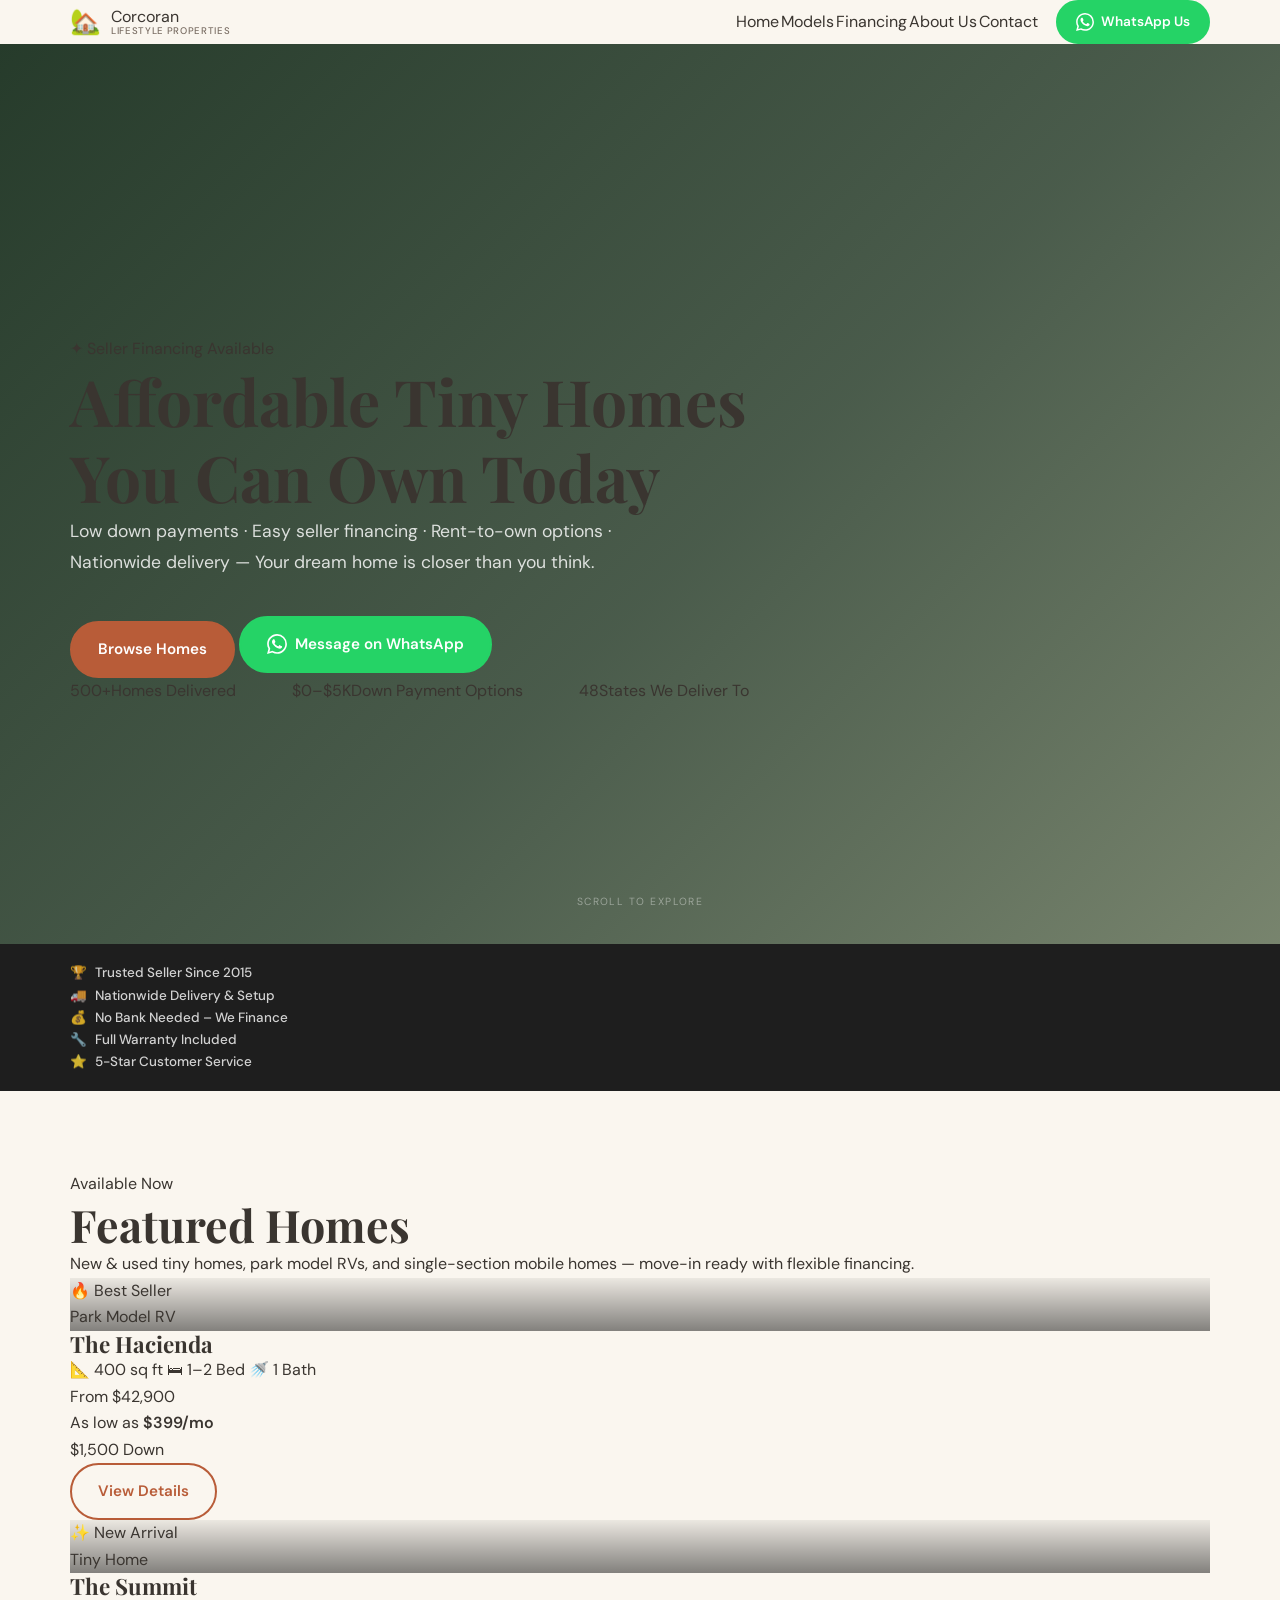
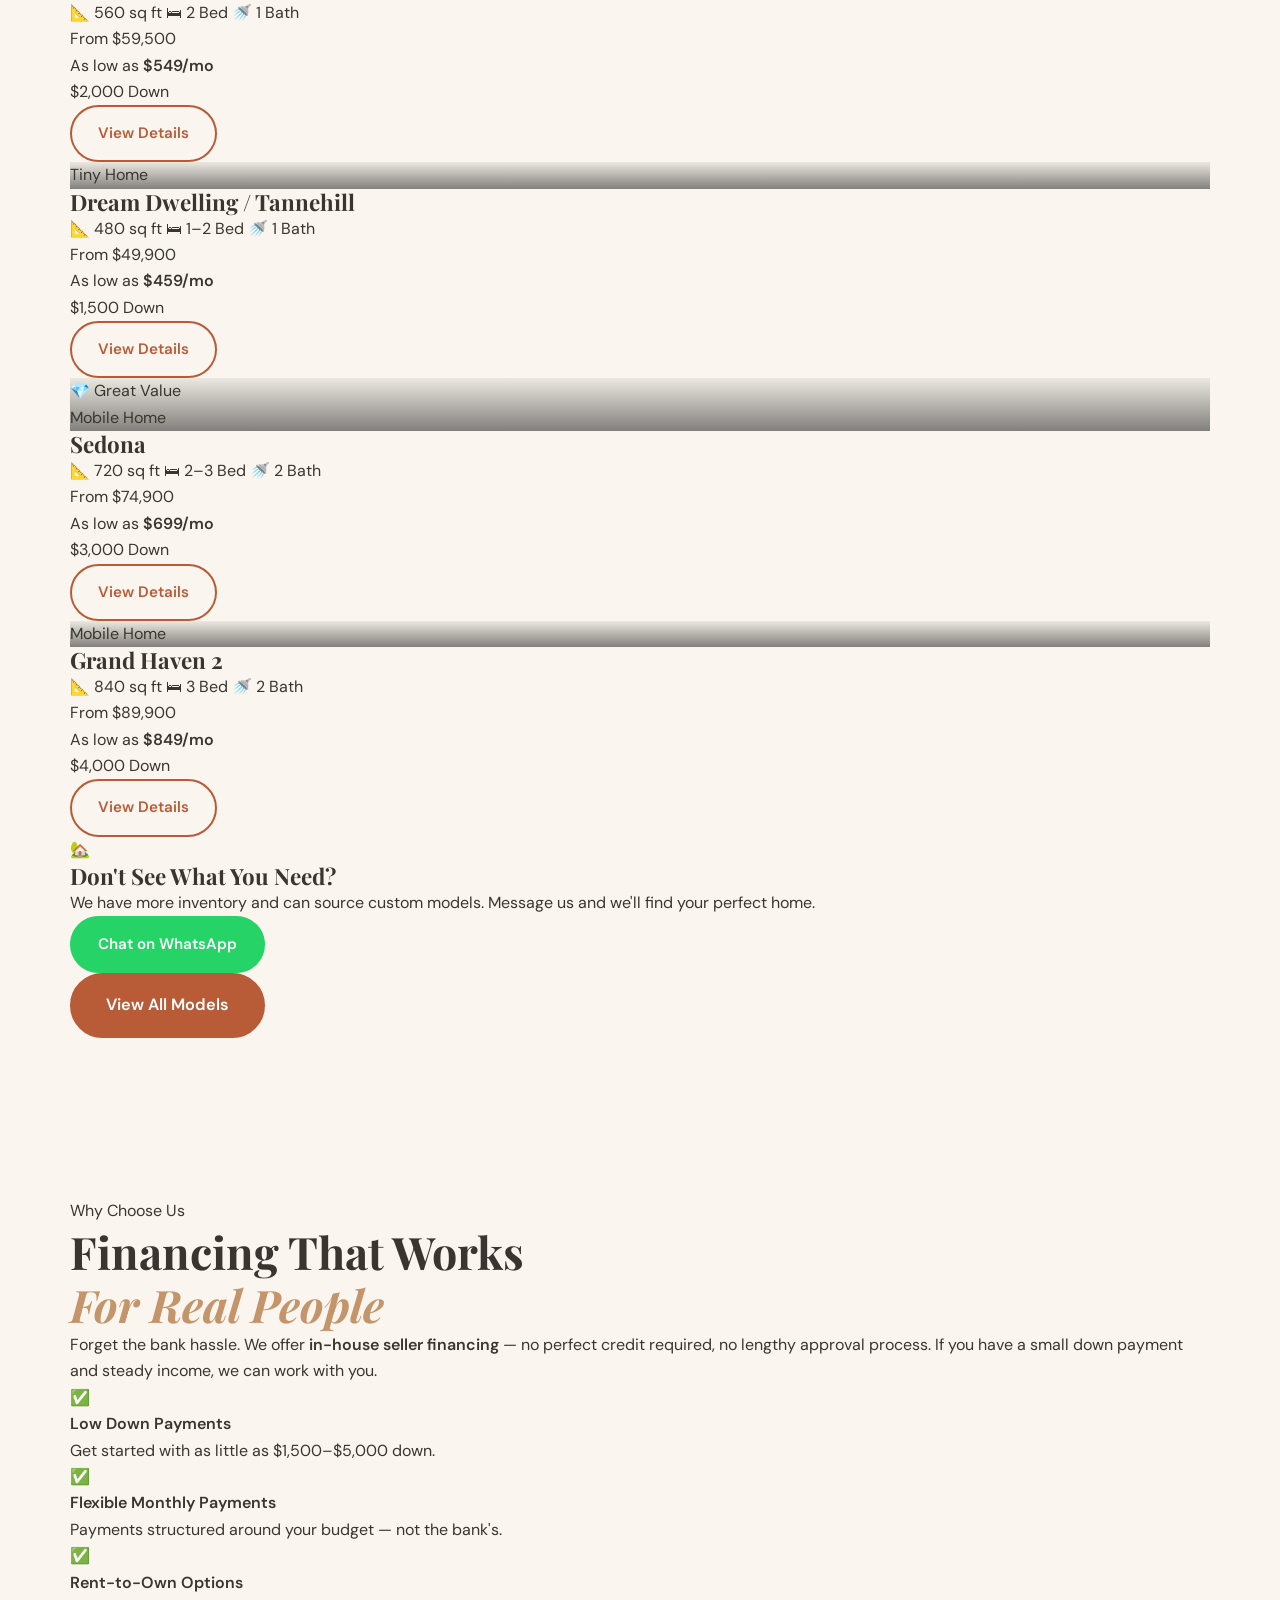
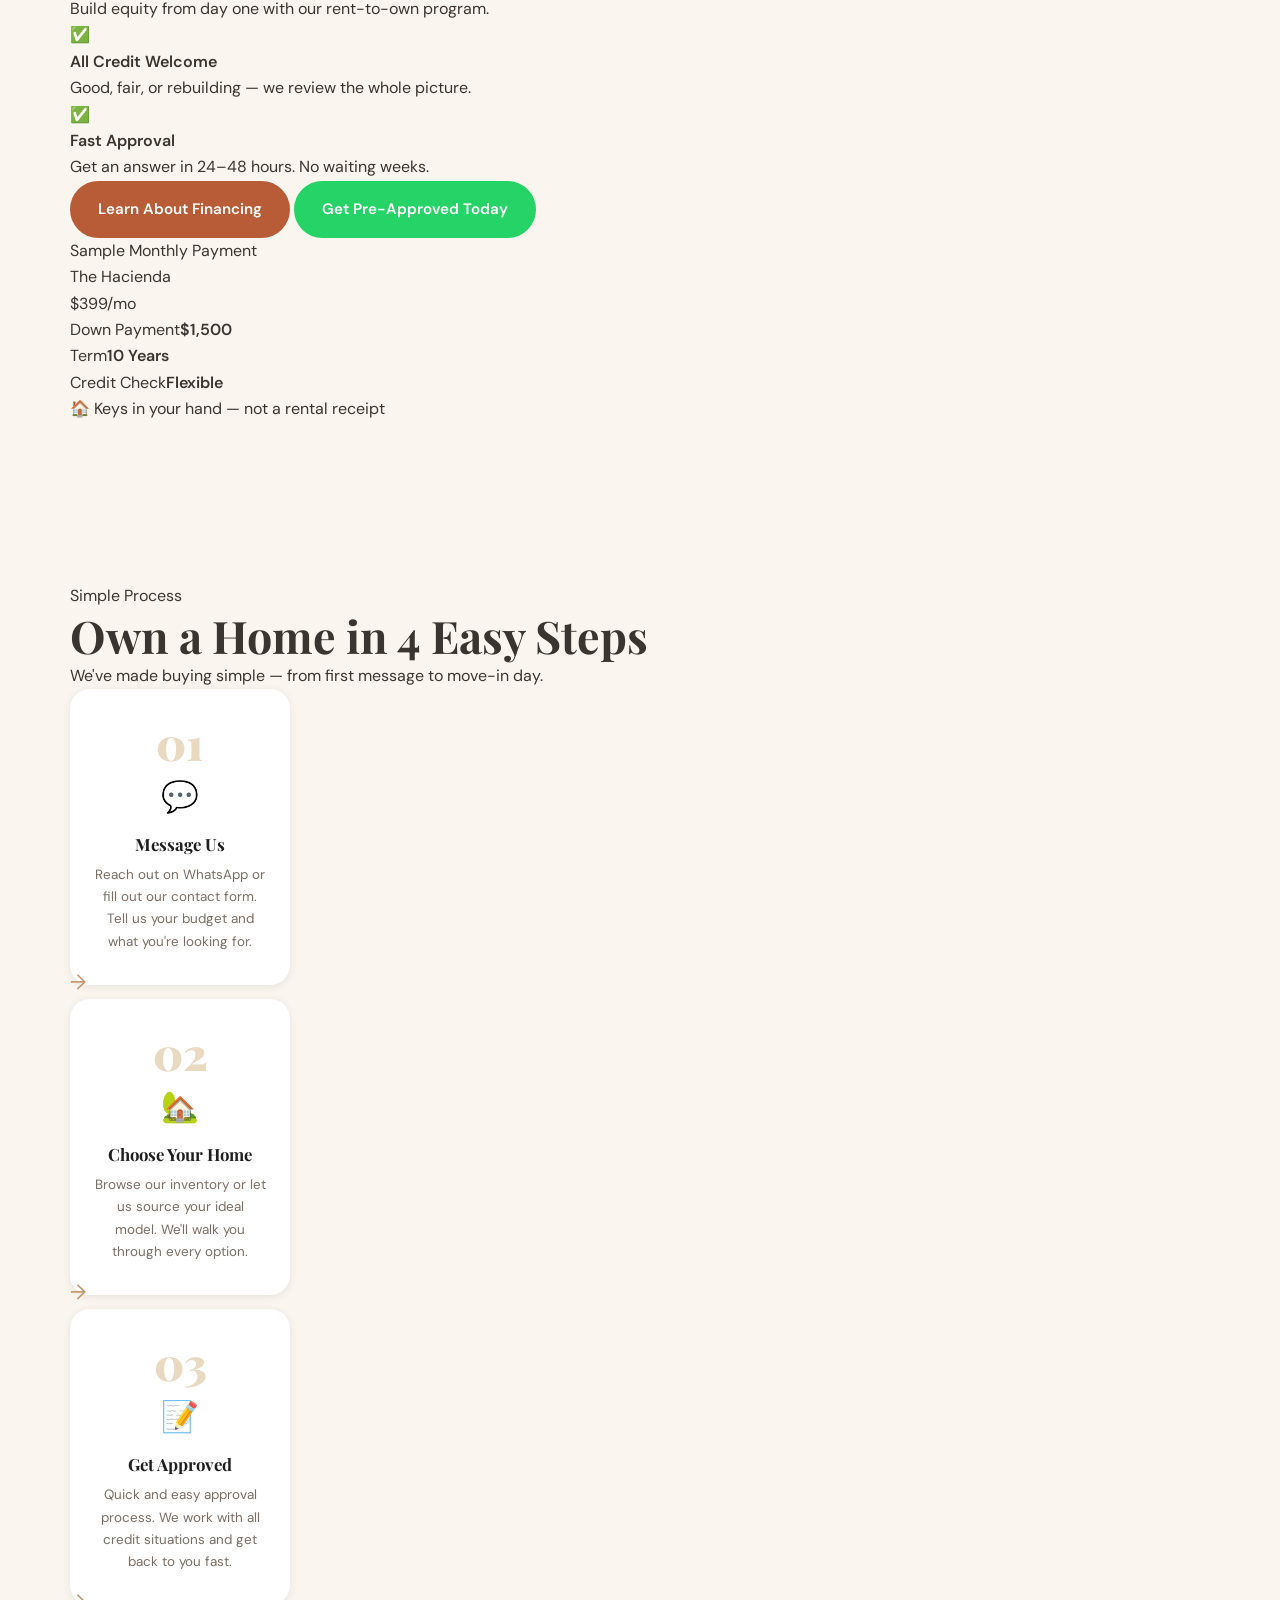
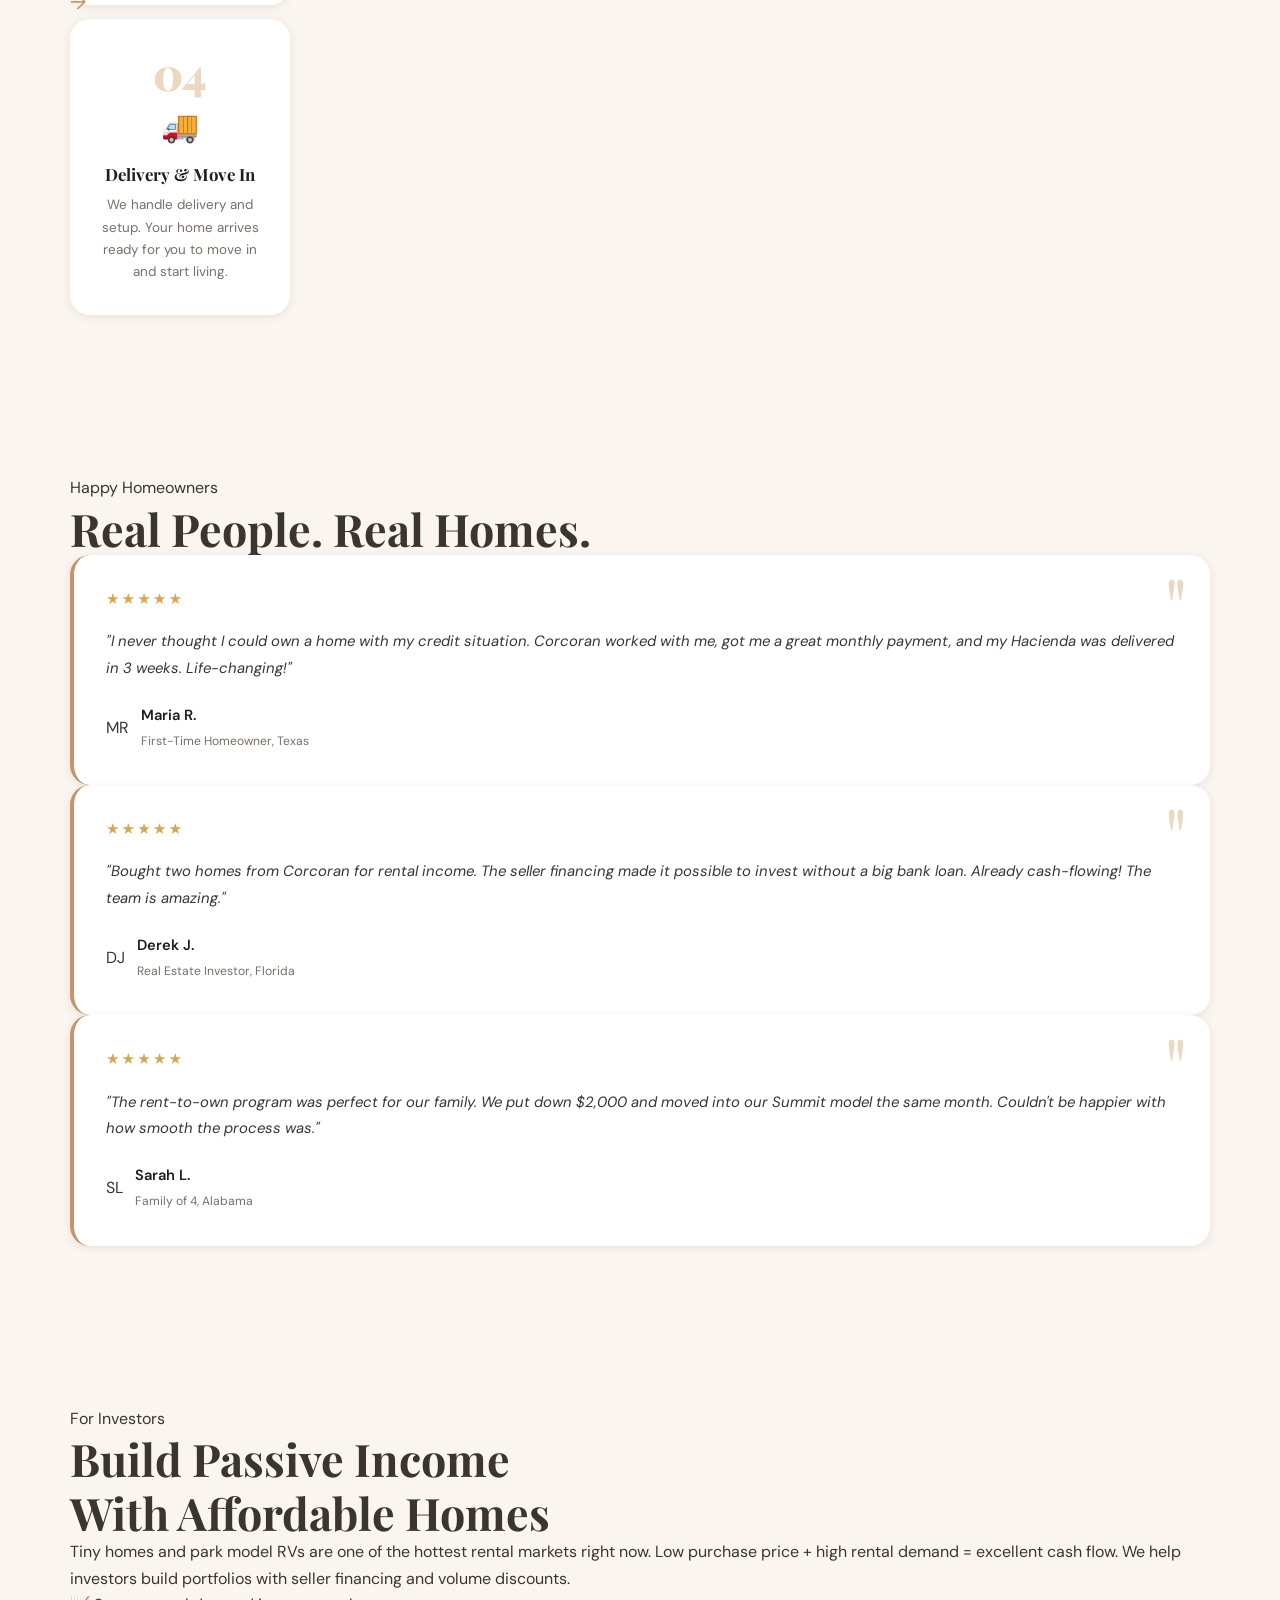
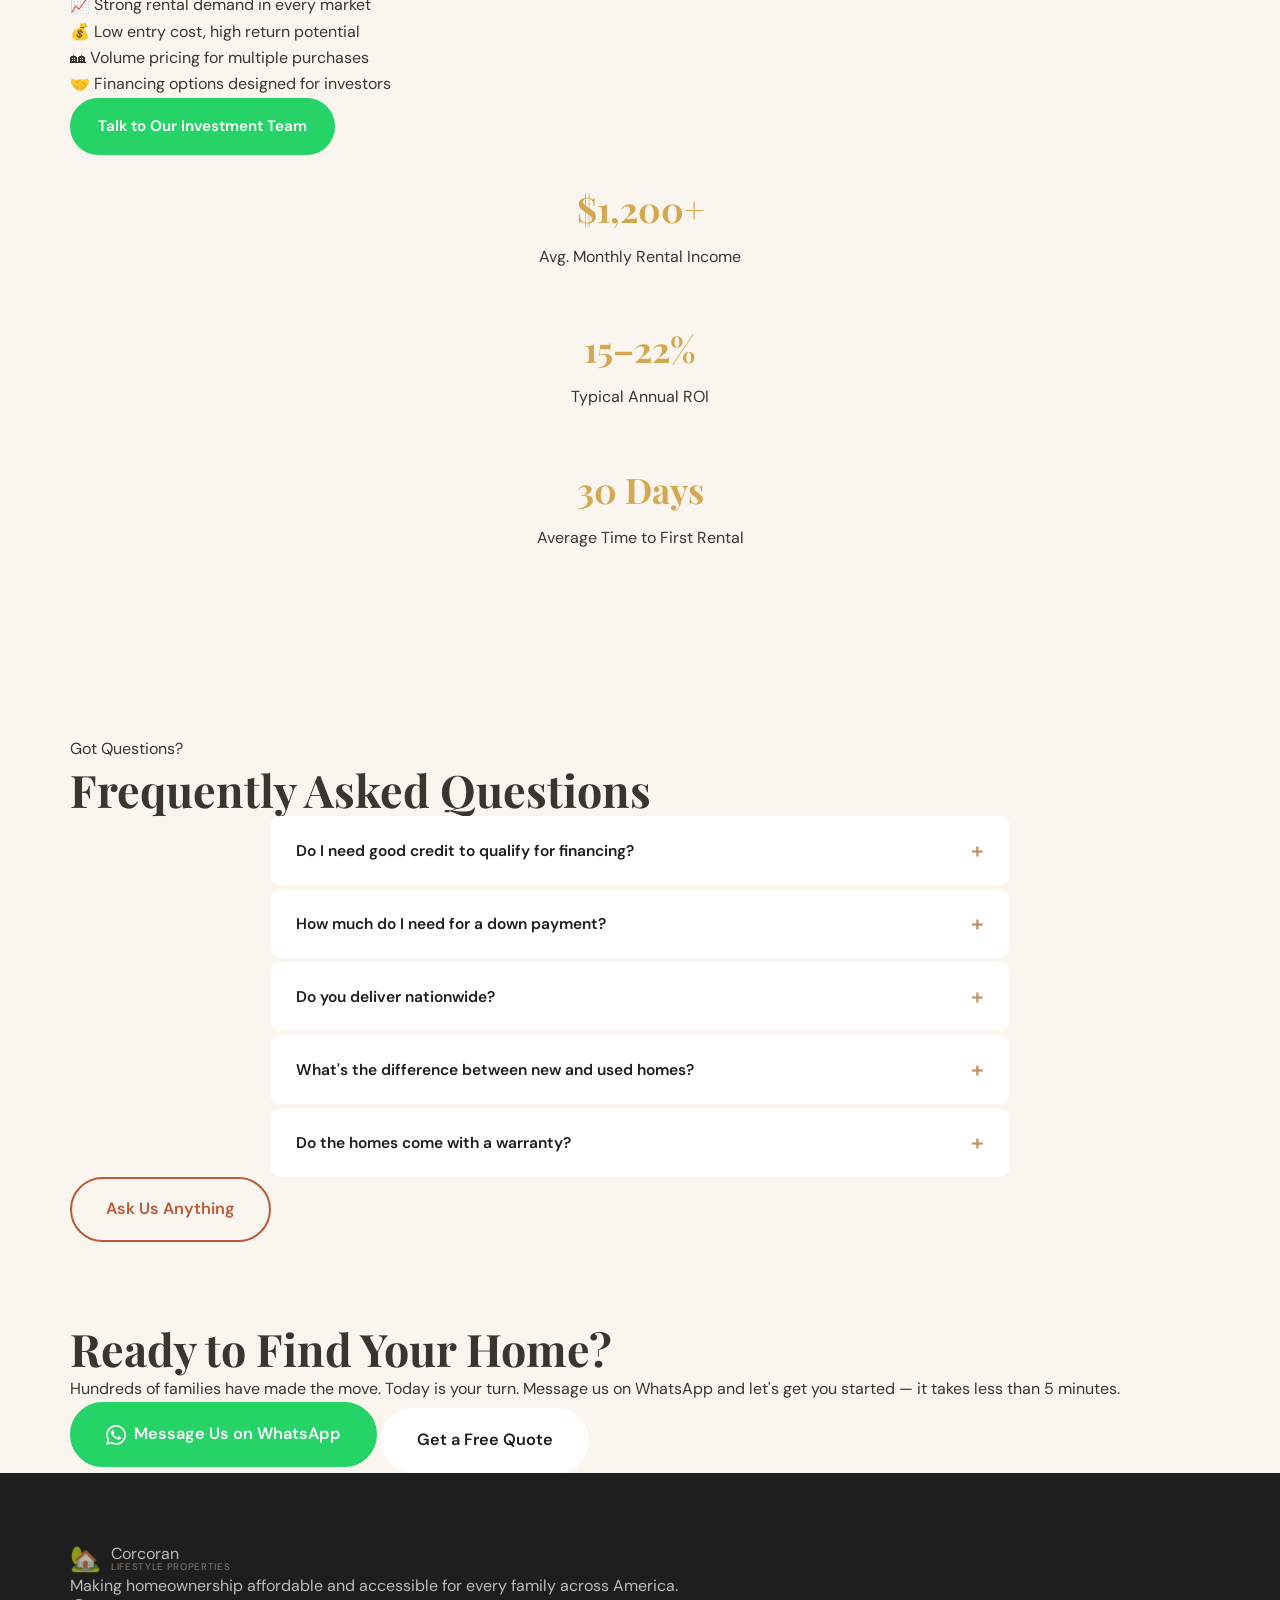
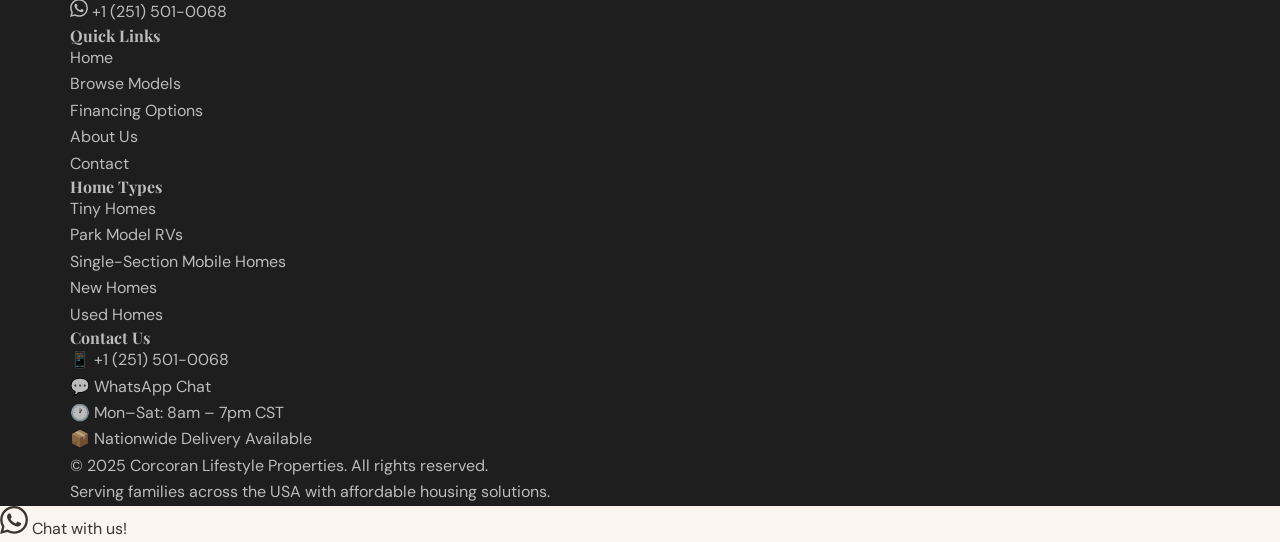
<file: Index.html>
<!DOCTYPE html>
<html lang="en">
<head>
  <meta charset="UTF-8" />
  <meta name="viewport" content="width=device-width, initial-scale=1.0" />
  <title>Corcoran Lifestyle Properties – Affordable Tiny Homes & Mobile Homes</title>
  <meta name="description" content="Affordable tiny homes, park model RVs, and single-section mobile homes with low down payments, seller financing, and rent-to-own options. Nationwide delivery available." />
  <link rel="preconnect" href="https://fonts.googleapis.com" />
  <link rel="preconnect" href="https://fonts.gstatic.com" crossorigin />
  <link href="https://fonts.googleapis.com/css2?family=Playfair+Display:wght@700;900&family=DM+Sans:wght@300;400;500;600&display=swap" rel="stylesheet" />
  <link rel="stylesheet" href="style.css" />
</head>
<body>

<!-- NAV -->
<header class="nav-header" id="navbar">
  <div class="nav-inner">
    <a href="index.html" class="logo">
      <span class="logo-icon">🏡</span>
      <div class="logo-text">
        <span class="logo-main">Corcoran</span>
        <span class="logo-sub">Lifestyle Properties</span>
      </div>
    </a>
    <nav class="nav-links" id="navLinks">
      <a href="index.html" class="active">Home</a>
      <a href="models.html">Models</a>
      <a href="financing.html">Financing</a>
      <a href="about.html">About Us</a>
      <a href="contact.html">Contact</a>
    </nav>
    <a href="https://wa.me/12515010068" target="_blank" class="btn btn-wa nav-wa">
      <svg viewBox="0 0 24 24" fill="currentColor" width="18" height="18"><path d="M17.472 14.382c-.297-.149-1.758-.867-2.03-.967-.273-.099-.471-.148-.67.15-.197.297-.767.966-.94 1.164-.173.199-.347.223-.644.075-.297-.15-1.255-.463-2.39-1.475-.883-.788-1.48-1.761-1.653-2.059-.173-.297-.018-.458.13-.606.134-.133.298-.347.446-.52.149-.174.198-.298.298-.497.099-.198.05-.371-.025-.52-.075-.149-.669-1.612-.916-2.207-.242-.579-.487-.5-.669-.51-.173-.008-.371-.01-.57-.01-.198 0-.52.074-.792.372-.272.297-1.04 1.016-1.04 2.479 0 1.462 1.065 2.875 1.213 3.074.149.198 2.096 3.2 5.077 4.487.709.306 1.262.489 1.694.625.712.227 1.36.195 1.871.118.571-.085 1.758-.719 2.006-1.413.248-.694.248-1.289.173-1.413-.074-.124-.272-.198-.57-.347m-5.421 7.403h-.004a9.87 9.87 0 01-5.031-1.378l-.361-.214-3.741.982.998-3.648-.235-.374a9.86 9.86 0 01-1.51-5.26c.001-5.45 4.436-9.884 9.888-9.884 2.64 0 5.122 1.03 6.988 2.898a9.825 9.825 0 012.893 6.994c-.003 5.45-4.437 9.884-9.885 9.884m8.413-18.297A11.815 11.815 0 0012.05 0C5.495 0 .16 5.335.157 11.892c0 2.096.547 4.142 1.588 5.945L.057 24l6.305-1.654a11.882 11.882 0 005.683 1.448h.005c6.554 0 11.89-5.335 11.893-11.893a11.821 11.821 0 00-3.48-8.413z"/></svg>
      WhatsApp Us
    </a>
    <button class="hamburger" id="hamburger" aria-label="Menu">
      <span></span><span></span><span></span>
    </button>
  </div>
</header>

<!-- HERO -->
<section class="hero">
  <div class="hero-bg">
    <div class="hero-overlay"></div>
    <div class="hero-shapes">
      <div class="shape shape-1"></div>
      <div class="shape shape-2"></div>
    </div>
  </div>
  <div class="hero-content container">
    <div class="hero-badge">✦ Seller Financing Available</div>
    <h1 class="hero-title">Affordable Tiny Homes<br><span class="accent">You Can Own Today</span></h1>
    <p class="hero-sub">Low down payments · Easy seller financing · Rent-to-own options · Nationwide delivery — Your dream home is closer than you think.</p>
    <div class="hero-ctas">
      <a href="models.html" class="btn btn-primary">Browse Homes</a>
      <a href="https://wa.me/12515010068?text=Hi!%20I%27m%20interested%20in%20a%20home%20from%20Corcoran%20Lifestyle%20Properties." target="_blank" class="btn btn-wa">
        <svg viewBox="0 0 24 24" fill="currentColor" width="20" height="20"><path d="M17.472 14.382c-.297-.149-1.758-.867-2.03-.967-.273-.099-.471-.148-.67.15-.197.297-.767.966-.94 1.164-.173.199-.347.223-.644.075-.297-.15-1.255-.463-2.39-1.475-.883-.788-1.48-1.761-1.653-2.059-.173-.297-.018-.458.13-.606.134-.133.298-.347.446-.52.149-.174.198-.298.298-.497.099-.198.05-.371-.025-.52-.075-.149-.669-1.612-.916-2.207-.242-.579-.487-.5-.669-.51-.173-.008-.371-.01-.57-.01-.198 0-.52.074-.792.372-.272.297-1.04 1.016-1.04 2.479 0 1.462 1.065 2.875 1.213 3.074.149.198 2.096 3.2 5.077 4.487.709.306 1.262.489 1.694.625.712.227 1.36.195 1.871.118.571-.085 1.758-.719 2.006-1.413.248-.694.248-1.289.173-1.413-.074-.124-.272-.198-.57-.347m-5.421 7.403h-.004a9.87 9.87 0 01-5.031-1.378l-.361-.214-3.741.982.998-3.648-.235-.374a9.86 9.86 0 01-1.51-5.26c.001-5.45 4.436-9.884 9.888-9.884 2.64 0 5.122 1.03 6.988 2.898a9.825 9.825 0 012.893 6.994c-.003 5.45-4.437 9.884-9.885 9.884m8.413-18.297A11.815 11.815 0 0012.05 0C5.495 0 .16 5.335.157 11.892c0 2.096.547 4.142 1.588 5.945L.057 24l6.305-1.654a11.882 11.882 0 005.683 1.448h.005c6.554 0 11.89-5.335 11.893-11.893a11.821 11.821 0 00-3.48-8.413z"/></svg>
        Message on WhatsApp
      </a>
    </div>
    <div class="hero-stats">
      <div class="stat"><span class="stat-num">500+</span><span class="stat-label">Homes Delivered</span></div>
      <div class="stat-div"></div>
      <div class="stat"><span class="stat-num">$0–$5K</span><span class="stat-label">Down Payment Options</span></div>
      <div class="stat-div"></div>
      <div class="stat"><span class="stat-num">48</span><span class="stat-label">States We Deliver To</span></div>
    </div>
  </div>
  <div class="hero-scroll">
    <span>Scroll to explore</span>
    <div class="scroll-line"></div>
  </div>
</section>

<!-- TRUST BAR -->
<section class="trust-bar">
  <div class="container trust-grid">
    <div class="trust-item">
      <span class="trust-icon">🏆</span>
      <span>Trusted Seller Since 2015</span>
    </div>
    <div class="trust-item">
      <span class="trust-icon">🚚</span>
      <span>Nationwide Delivery & Setup</span>
    </div>
    <div class="trust-item">
      <span class="trust-icon">💰</span>
      <span>No Bank Needed – We Finance</span>
    </div>
    <div class="trust-item">
      <span class="trust-icon">🔧</span>
      <span>Full Warranty Included</span>
    </div>
    <div class="trust-item">
      <span class="trust-icon">⭐</span>
      <span>5-Star Customer Service</span>
    </div>
  </div>
</section>

<!-- FEATURED MODELS -->
<section class="section featured-section">
  <div class="container">
    <div class="section-header">
      <div class="section-tag">Available Now</div>
      <h2 class="section-title">Featured Homes</h2>
      <p class="section-sub">New & used tiny homes, park model RVs, and single-section mobile homes — move-in ready with flexible financing.</p>
    </div>
    <div class="models-grid">

      <div class="model-card" data-aos>
        <div class="model-img hacienda">
          <div class="model-badge">🔥 Best Seller</div>
          <div class="model-tag">Park Model RV</div>
        </div>
        <div class="model-body">
          <h3 class="model-name">The Hacienda</h3>
          <div class="model-specs">
            <span>📐 400 sq ft</span>
            <span>🛏 1–2 Bed</span>
            <span>🚿 1 Bath</span>
          </div>
          <div class="model-price-row">
            <div>
              <div class="model-price">From $42,900</div>
              <div class="model-finance">As low as <strong>$399/mo</strong></div>
            </div>
            <div class="model-down">$1,500 Down</div>
          </div>
          <a href="models.html#hacienda" class="btn btn-outline w-full">View Details</a>
        </div>
      </div>

      <div class="model-card" data-aos>
        <div class="model-img summit">
          <div class="model-badge new">✨ New Arrival</div>
          <div class="model-tag">Tiny Home</div>
        </div>
        <div class="model-body">
          <h3 class="model-name">The Summit</h3>
          <div class="model-specs">
            <span>📐 560 sq ft</span>
            <span>🛏 2 Bed</span>
            <span>🚿 1 Bath</span>
          </div>
          <div class="model-price-row">
            <div>
              <div class="model-price">From $59,500</div>
              <div class="model-finance">As low as <strong>$549/mo</strong></div>
            </div>
            <div class="model-down">$2,000 Down</div>
          </div>
          <a href="models.html#summit" class="btn btn-outline w-full">View Details</a>
        </div>
      </div>

      <div class="model-card" data-aos>
        <div class="model-img dream">
          <div class="model-tag">Tiny Home</div>
        </div>
        <div class="model-body">
          <h3 class="model-name">Dream Dwelling / Tannehill</h3>
          <div class="model-specs">
            <span>📐 480 sq ft</span>
            <span>🛏 1–2 Bed</span>
            <span>🚿 1 Bath</span>
          </div>
          <div class="model-price-row">
            <div>
              <div class="model-price">From $49,900</div>
              <div class="model-finance">As low as <strong>$459/mo</strong></div>
            </div>
            <div class="model-down">$1,500 Down</div>
          </div>
          <a href="models.html#dream" class="btn btn-outline w-full">View Details</a>
        </div>
      </div>

      <div class="model-card" data-aos>
        <div class="model-img sedona">
          <div class="model-badge deal">💎 Great Value</div>
          <div class="model-tag">Mobile Home</div>
        </div>
        <div class="model-body">
          <h3 class="model-name">Sedona</h3>
          <div class="model-specs">
            <span>📐 720 sq ft</span>
            <span>🛏 2–3 Bed</span>
            <span>🚿 2 Bath</span>
          </div>
          <div class="model-price-row">
            <div>
              <div class="model-price">From $74,900</div>
              <div class="model-finance">As low as <strong>$699/mo</strong></div>
            </div>
            <div class="model-down">$3,000 Down</div>
          </div>
          <a href="models.html#sedona" class="btn btn-outline w-full">View Details</a>
        </div>
      </div>

      <div class="model-card" data-aos>
        <div class="model-img haven">
          <div class="model-tag">Mobile Home</div>
        </div>
        <div class="model-body">
          <h3 class="model-name">Grand Haven 2</h3>
          <div class="model-specs">
            <span>📐 840 sq ft</span>
            <span>🛏 3 Bed</span>
            <span>🚿 2 Bath</span>
          </div>
          <div class="model-price-row">
            <div>
              <div class="model-price">From $89,900</div>
              <div class="model-finance">As low as <strong>$849/mo</strong></div>
            </div>
            <div class="model-down">$4,000 Down</div>
          </div>
          <a href="models.html#haven" class="btn btn-outline w-full">View Details</a>
        </div>
      </div>

      <div class="model-card cta-card" data-aos>
        <div class="cta-card-inner">
          <div class="cta-icon">🏡</div>
          <h3>Don't See What You Need?</h3>
          <p>We have more inventory and can source custom models. Message us and we'll find your perfect home.</p>
          <a href="https://wa.me/12515010068?text=Hi!%20I%27d%20like%20to%20see%20more%20home%20options." target="_blank" class="btn btn-wa">Chat on WhatsApp</a>
        </div>
      </div>

    </div>
    <div class="section-cta">
      <a href="models.html" class="btn btn-primary btn-lg">View All Models</a>
    </div>
  </div>
</section>

<!-- WHY SELLER FINANCE -->
<section class="section finance-section">
  <div class="container">
    <div class="finance-grid">
      <div class="finance-text">
        <div class="section-tag">Why Choose Us</div>
        <h2 class="section-title">Financing That Works<br><em>For Real People</em></h2>
        <p>Forget the bank hassle. We offer <strong>in-house seller financing</strong> — no perfect credit required, no lengthy approval process. If you have a small down payment and steady income, we can work with you.</p>
        <ul class="finance-list">
          <li>
            <span class="fi-icon">✅</span>
            <div><strong>Low Down Payments</strong><br>Get started with as little as $1,500–$5,000 down.</div>
          </li>
          <li>
            <span class="fi-icon">✅</span>
            <div><strong>Flexible Monthly Payments</strong><br>Payments structured around your budget — not the bank's.</div>
          </li>
          <li>
            <span class="fi-icon">✅</span>
            <div><strong>Rent-to-Own Options</strong><br>Build equity from day one with our rent-to-own program.</div>
          </li>
          <li>
            <span class="fi-icon">✅</span>
            <div><strong>All Credit Welcome</strong><br>Good, fair, or rebuilding — we review the whole picture.</div>
          </li>
          <li>
            <span class="fi-icon">✅</span>
            <div><strong>Fast Approval</strong><br>Get an answer in 24–48 hours. No waiting weeks.</div>
          </li>
        </ul>
        <div class="finance-ctas">
          <a href="financing.html" class="btn btn-primary">Learn About Financing</a>
          <a href="https://wa.me/12515010068?text=Hi!%20I%27d%20like%20to%20get%20pre-approved." target="_blank" class="btn btn-wa">Get Pre-Approved Today</a>
        </div>
      </div>
      <div class="finance-visual">
        <div class="finance-card-stack">
          <div class="fc fc-back"></div>
          <div class="fc fc-main">
            <div class="fc-label">Sample Monthly Payment</div>
            <div class="fc-home">The Hacienda</div>
            <div class="fc-amount">$399<span>/mo</span></div>
            <div class="fc-row"><span>Down Payment</span><strong>$1,500</strong></div>
            <div class="fc-row"><span>Term</span><strong>10 Years</strong></div>
            <div class="fc-row"><span>Credit Check</span><strong>Flexible</strong></div>
            <div class="fc-divider"></div>
            <div class="fc-note">🏠 Keys in your hand — not a rental receipt</div>
          </div>
        </div>
      </div>
    </div>
  </div>
</section>

<!-- HOW IT WORKS -->
<section class="section how-section">
  <div class="container">
    <div class="section-header">
      <div class="section-tag">Simple Process</div>
      <h2 class="section-title">Own a Home in 4 Easy Steps</h2>
      <p class="section-sub">We've made buying simple — from first message to move-in day.</p>
    </div>
    <div class="steps-grid">
      <div class="step" data-aos>
        <div class="step-num">01</div>
        <div class="step-icon">💬</div>
        <h3>Message Us</h3>
        <p>Reach out on WhatsApp or fill out our contact form. Tell us your budget and what you're looking for.</p>
      </div>
      <div class="step-arrow">→</div>
      <div class="step" data-aos>
        <div class="step-num">02</div>
        <div class="step-icon">🏡</div>
        <h3>Choose Your Home</h3>
        <p>Browse our inventory or let us source your ideal model. We'll walk you through every option.</p>
      </div>
      <div class="step-arrow">→</div>
      <div class="step" data-aos>
        <div class="step-num">03</div>
        <div class="step-icon">📝</div>
        <h3>Get Approved</h3>
        <p>Quick and easy approval process. We work with all credit situations and get back to you fast.</p>
      </div>
      <div class="step-arrow">→</div>
      <div class="step" data-aos>
        <div class="step-num">04</div>
        <div class="step-icon">🚚</div>
        <h3>Delivery & Move In</h3>
        <p>We handle delivery and setup. Your home arrives ready for you to move in and start living.</p>
      </div>
    </div>
  </div>
</section>

<!-- TESTIMONIALS -->
<section class="section testimonials-section">
  <div class="container">
    <div class="section-header">
      <div class="section-tag">Happy Homeowners</div>
      <h2 class="section-title">Real People. Real Homes.</h2>
    </div>
    <div class="testimonials-grid">
      <div class="tcard" data-aos>
        <div class="tcard-stars">★★★★★</div>
        <p class="tcard-text">"I never thought I could own a home with my credit situation. Corcoran worked with me, got me a great monthly payment, and my Hacienda was delivered in 3 weeks. Life-changing!"</p>
        <div class="tcard-author">
          <div class="tcard-avatar">MR</div>
          <div>
            <strong>Maria R.</strong>
            <span>First-Time Homeowner, Texas</span>
          </div>
        </div>
      </div>
      <div class="tcard" data-aos>
        <div class="tcard-stars">★★★★★</div>
        <p class="tcard-text">"Bought two homes from Corcoran for rental income. The seller financing made it possible to invest without a big bank loan. Already cash-flowing! The team is amazing."</p>
        <div class="tcard-author">
          <div class="tcard-avatar">DJ</div>
          <div>
            <strong>Derek J.</strong>
            <span>Real Estate Investor, Florida</span>
          </div>
        </div>
      </div>
      <div class="tcard" data-aos>
        <div class="tcard-stars">★★★★★</div>
        <p class="tcard-text">"The rent-to-own program was perfect for our family. We put down $2,000 and moved into our Summit model the same month. Couldn't be happier with how smooth the process was."</p>
        <div class="tcard-author">
          <div class="tcard-avatar">SL</div>
          <div>
            <strong>Sarah L.</strong>
            <span>Family of 4, Alabama</span>
          </div>
        </div>
      </div>
    </div>
  </div>
</section>

<!-- INVESTOR CALLOUT -->
<section class="section investor-section">
  <div class="container">
    <div class="investor-inner">
      <div class="investor-content">
        <div class="section-tag light">For Investors</div>
        <h2>Build Passive Income<br>With Affordable Homes</h2>
        <p>Tiny homes and park model RVs are one of the hottest rental markets right now. Low purchase price + high rental demand = excellent cash flow. We help investors build portfolios with seller financing and volume discounts.</p>
        <ul class="investor-list">
          <li>📈 Strong rental demand in every market</li>
          <li>💰 Low entry cost, high return potential</li>
          <li>🏘 Volume pricing for multiple purchases</li>
          <li>🤝 Financing options designed for investors</li>
        </ul>
        <a href="https://wa.me/12515010068?text=Hi!%20I%27m%20an%20investor%20interested%20in%20multiple%20homes." target="_blank" class="btn btn-wa">Talk to Our Investment Team</a>
      </div>
      <div class="investor-nums">
        <div class="inv-num">
          <div class="inv-val">$1,200+</div>
          <div class="inv-label">Avg. Monthly Rental Income</div>
        </div>
        <div class="inv-num">
          <div class="inv-val">15–22%</div>
          <div class="inv-label">Typical Annual ROI</div>
        </div>
        <div class="inv-num">
          <div class="inv-val">30 Days</div>
          <div class="inv-label">Average Time to First Rental</div>
        </div>
      </div>
    </div>
  </div>
</section>

<!-- FAQ SNIPPET -->
<section class="section faq-section">
  <div class="container">
    <div class="section-header">
      <div class="section-tag">Got Questions?</div>
      <h2 class="section-title">Frequently Asked Questions</h2>
    </div>
    <div class="faq-list">
      <div class="faq-item">
        <button class="faq-q">Do I need good credit to qualify for financing?</button>
        <div class="faq-a">No! We welcome all credit situations — good, fair, or rebuilding. We look at your full financial picture, not just a credit score. Many of our happiest customers started with challenged credit.</div>
      </div>
      <div class="faq-item">
        <button class="faq-q">How much do I need for a down payment?</button>
        <div class="faq-a">Down payments typically start at $1,500 to $5,000 depending on the model and purchase price. We also offer rent-to-own programs where applicable. Contact us to discuss your specific situation.</div>
      </div>
      <div class="faq-item">
        <button class="faq-q">Do you deliver nationwide?</button>
        <div class="faq-a">Yes! We deliver to 48 states across the USA. Our team handles all the logistics — delivery, placement, and setup — so you don't have to worry about a thing.</div>
      </div>
      <div class="faq-item">
        <button class="faq-q">What's the difference between new and used homes?</button>
        <div class="faq-a">New homes come with full manufacturer warranties and the latest features. Used homes offer great value at lower price points — all our used homes are inspected and reconditioned before sale. Both can be financed through us.</div>
      </div>
      <div class="faq-item">
        <button class="faq-q">Do the homes come with a warranty?</button>
        <div class="faq-a">Yes. New homes include manufacturer warranties covering structure, systems, and appliances. We also provide our own Corcoran quality guarantee on every home we sell.</div>
      </div>
    </div>
    <div class="section-cta">
      <a href="contact.html" class="btn btn-outline btn-lg">Ask Us Anything</a>
    </div>
  </div>
</section>

<!-- CTA BANNER -->
<section class="cta-banner">
  <div class="container">
    <div class="cta-banner-inner">
      <h2>Ready to Find Your Home?</h2>
      <p>Hundreds of families have made the move. Today is your turn. Message us on WhatsApp and let's get you started — it takes less than 5 minutes.</p>
      <div class="cta-banner-btns">
        <a href="https://wa.me/12515010068?text=Hi!%20I%27m%20ready%20to%20find%20my%20home%20with%20Corcoran%20Lifestyle%20Properties." target="_blank" class="btn btn-wa btn-lg">
          <svg viewBox="0 0 24 24" fill="currentColor" width="20" height="20"><path d="M17.472 14.382c-.297-.149-1.758-.867-2.03-.967-.273-.099-.471-.148-.67.15-.197.297-.767.966-.94 1.164-.173.199-.347.223-.644.075-.297-.15-1.255-.463-2.39-1.475-.883-.788-1.48-1.761-1.653-2.059-.173-.297-.018-.458.13-.606.134-.133.298-.347.446-.52.149-.174.198-.298.298-.497.099-.198.05-.371-.025-.52-.075-.149-.669-1.612-.916-2.207-.242-.579-.487-.5-.669-.51-.173-.008-.371-.01-.57-.01-.198 0-.52.074-.792.372-.272.297-1.04 1.016-1.04 2.479 0 1.462 1.065 2.875 1.213 3.074.149.198 2.096 3.2 5.077 4.487.709.306 1.262.489 1.694.625.712.227 1.36.195 1.871.118.571-.085 1.758-.719 2.006-1.413.248-.694.248-1.289.173-1.413-.074-.124-.272-.198-.57-.347m-5.421 7.403h-.004a9.87 9.87 0 01-5.031-1.378l-.361-.214-3.741.982.998-3.648-.235-.374a9.86 9.86 0 01-1.51-5.26c.001-5.45 4.436-9.884 9.888-9.884 2.64 0 5.122 1.03 6.988 2.898a9.825 9.825 0 012.893 6.994c-.003 5.45-4.437 9.884-9.885 9.884m8.413-18.297A11.815 11.815 0 0012.05 0C5.495 0 .16 5.335.157 11.892c0 2.096.547 4.142 1.588 5.945L.057 24l6.305-1.654a11.882 11.882 0 005.683 1.448h.005c6.554 0 11.89-5.335 11.893-11.893a11.821 11.821 0 00-3.48-8.413z"/></svg>
          Message Us on WhatsApp
        </a>
        <a href="contact.html" class="btn btn-light btn-lg">Get a Free Quote</a>
      </div>
    </div>
  </div>
</section>

<!-- FOOTER -->
<footer class="footer">
  <div class="container">
    <div class="footer-grid">
      <div class="footer-brand">
        <a href="index.html" class="logo">
          <span class="logo-icon">🏡</span>
          <div class="logo-text">
            <span class="logo-main">Corcoran</span>
            <span class="logo-sub">Lifestyle Properties</span>
          </div>
        </a>
        <p>Making homeownership affordable and accessible for every family across America.</p>
        <a href="https://wa.me/12515010068" target="_blank" class="footer-wa">
          <svg viewBox="0 0 24 24" fill="currentColor" width="18" height="18"><path d="M17.472 14.382c-.297-.149-1.758-.867-2.03-.967-.273-.099-.471-.148-.67.15-.197.297-.767.966-.94 1.164-.173.199-.347.223-.644.075-.297-.15-1.255-.463-2.39-1.475-.883-.788-1.48-1.761-1.653-2.059-.173-.297-.018-.458.13-.606.134-.133.298-.347.446-.52.149-.174.198-.298.298-.497.099-.198.05-.371-.025-.52-.075-.149-.669-1.612-.916-2.207-.242-.579-.487-.5-.669-.51-.173-.008-.371-.01-.57-.01-.198 0-.52.074-.792.372-.272.297-1.04 1.016-1.04 2.479 0 1.462 1.065 2.875 1.213 3.074.149.198 2.096 3.2 5.077 4.487.709.306 1.262.489 1.694.625.712.227 1.36.195 1.871.118.571-.085 1.758-.719 2.006-1.413.248-.694.248-1.289.173-1.413-.074-.124-.272-.198-.57-.347m-5.421 7.403h-.004a9.87 9.87 0 01-5.031-1.378l-.361-.214-3.741.982.998-3.648-.235-.374a9.86 9.86 0 01-1.51-5.26c.001-5.45 4.436-9.884 9.888-9.884 2.64 0 5.122 1.03 6.988 2.898a9.825 9.825 0 012.893 6.994c-.003 5.45-4.437 9.884-9.885 9.884m8.413-18.297A11.815 11.815 0 0012.05 0C5.495 0 .16 5.335.157 11.892c0 2.096.547 4.142 1.588 5.945L.057 24l6.305-1.654a11.882 11.882 0 005.683 1.448h.005c6.554 0 11.89-5.335 11.893-11.893a11.821 11.821 0 00-3.48-8.413z"/></svg>
          +1 (251) 501-0068
        </a>
      </div>
      <div class="footer-links">
        <h4>Quick Links</h4>
        <ul>
          <li><a href="index.html">Home</a></li>
          <li><a href="models.html">Browse Models</a></li>
          <li><a href="financing.html">Financing Options</a></li>
          <li><a href="about.html">About Us</a></li>
          <li><a href="contact.html">Contact</a></li>
        </ul>
      </div>
      <div class="footer-links">
        <h4>Home Types</h4>
        <ul>
          <li><a href="models.html">Tiny Homes</a></li>
          <li><a href="models.html">Park Model RVs</a></li>
          <li><a href="models.html">Single-Section Mobile Homes</a></li>
          <li><a href="models.html">New Homes</a></li>
          <li><a href="models.html">Used Homes</a></li>
        </ul>
      </div>
      <div class="footer-contact">
        <h4>Contact Us</h4>
        <p>📱 <a href="tel:+12515010068">+1 (251) 501-0068</a></p>
        <p>💬 <a href="https://wa.me/12515010068" target="_blank">WhatsApp Chat</a></p>
        <p>🕐 Mon–Sat: 8am – 7pm CST</p>
        <p>📦 Nationwide Delivery Available</p>
      </div>
    </div>
    <div class="footer-bottom">
      <p>© 2025 Corcoran Lifestyle Properties. All rights reserved.</p>
      <p>Serving families across the USA with affordable housing solutions.</p>
    </div>
  </div>
</footer>

<!-- WhatsApp Float -->
<a href="https://wa.me/12515010068?text=Hi!%20I%27m%20interested%20in%20a%20home%20from%20Corcoran%20Lifestyle%20Properties." target="_blank" class="wa-float" aria-label="Chat on WhatsApp">
  <svg viewBox="0 0 24 24" fill="currentColor" width="28" height="28"><path d="M17.472 14.382c-.297-.149-1.758-.867-2.03-.967-.273-.099-.471-.148-.67.15-.197.297-.767.966-.94 1.164-.173.199-.347.223-.644.075-.297-.15-1.255-.463-2.39-1.475-.883-.788-1.48-1.761-1.653-2.059-.173-.297-.018-.458.13-.606.134-.133.298-.347.446-.52.149-.174.198-.298.298-.497.099-.198.05-.371-.025-.52-.075-.149-.669-1.612-.916-2.207-.242-.579-.487-.5-.669-.51-.173-.008-.371-.01-.57-.01-.198 0-.52.074-.792.372-.272.297-1.04 1.016-1.04 2.479 0 1.462 1.065 2.875 1.213 3.074.149.198 2.096 3.2 5.077 4.487.709.306 1.262.489 1.694.625.712.227 1.36.195 1.871.118.571-.085 1.758-.719 2.006-1.413.248-.694.248-1.289.173-1.413-.074-.124-.272-.198-.57-.347m-5.421 7.403h-.004a9.87 9.87 0 01-5.031-1.378l-.361-.214-3.741.982.998-3.648-.235-.374a9.86 9.86 0 01-1.51-5.26c.001-5.45 4.436-9.884 9.888-9.884 2.64 0 5.122 1.03 6.988 2.898a9.825 9.825 0 012.893 6.994c-.003 5.45-4.437 9.884-9.885 9.884m8.413-18.297A11.815 11.815 0 0012.05 0C5.495 0 .16 5.335.157 11.892c0 2.096.547 4.142 1.588 5.945L.057 24l6.305-1.654a11.882 11.882 0 005.683 1.448h.005c6.554 0 11.89-5.335 11.893-11.893a11.821 11.821 0 00-3.48-8.413z"/></svg>
  <span class="wa-float-tooltip">Chat with us!</span>
</a>

<script src="main.js"></script>
</body>
</html>
</file>
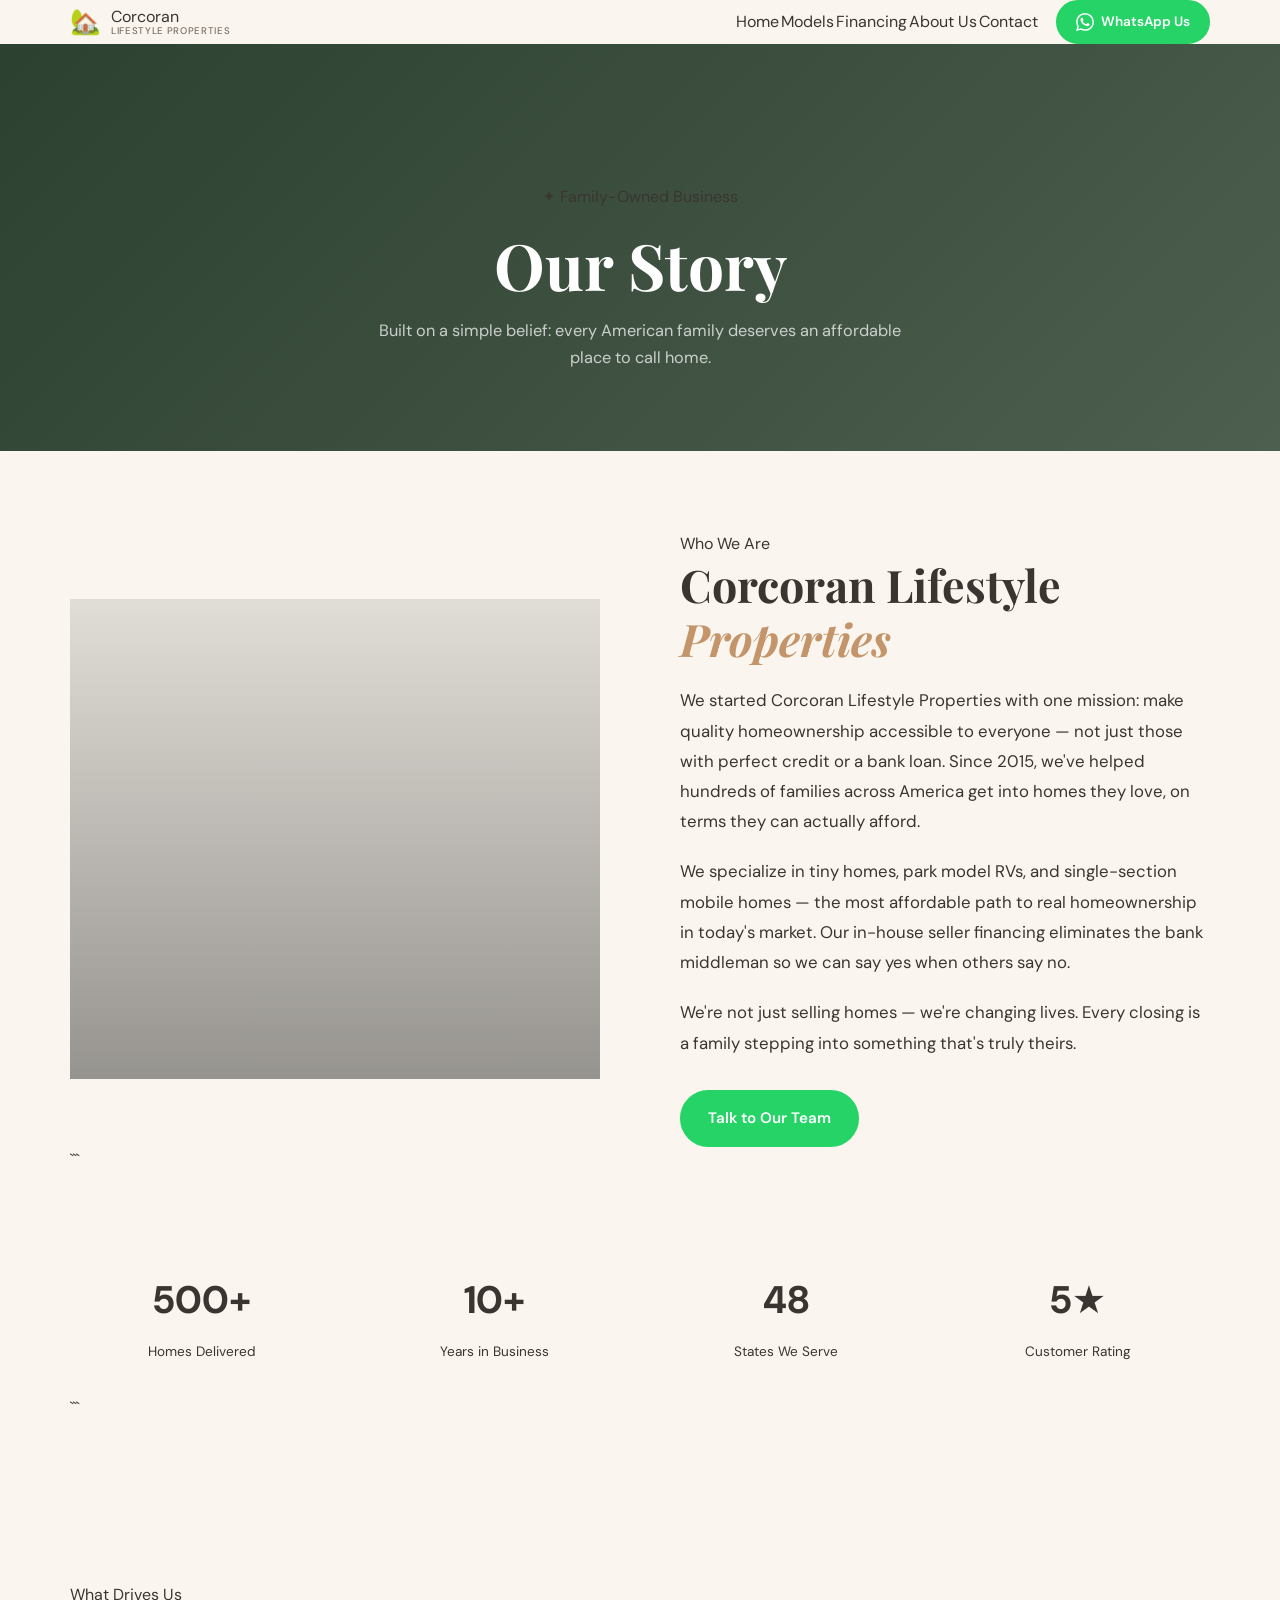
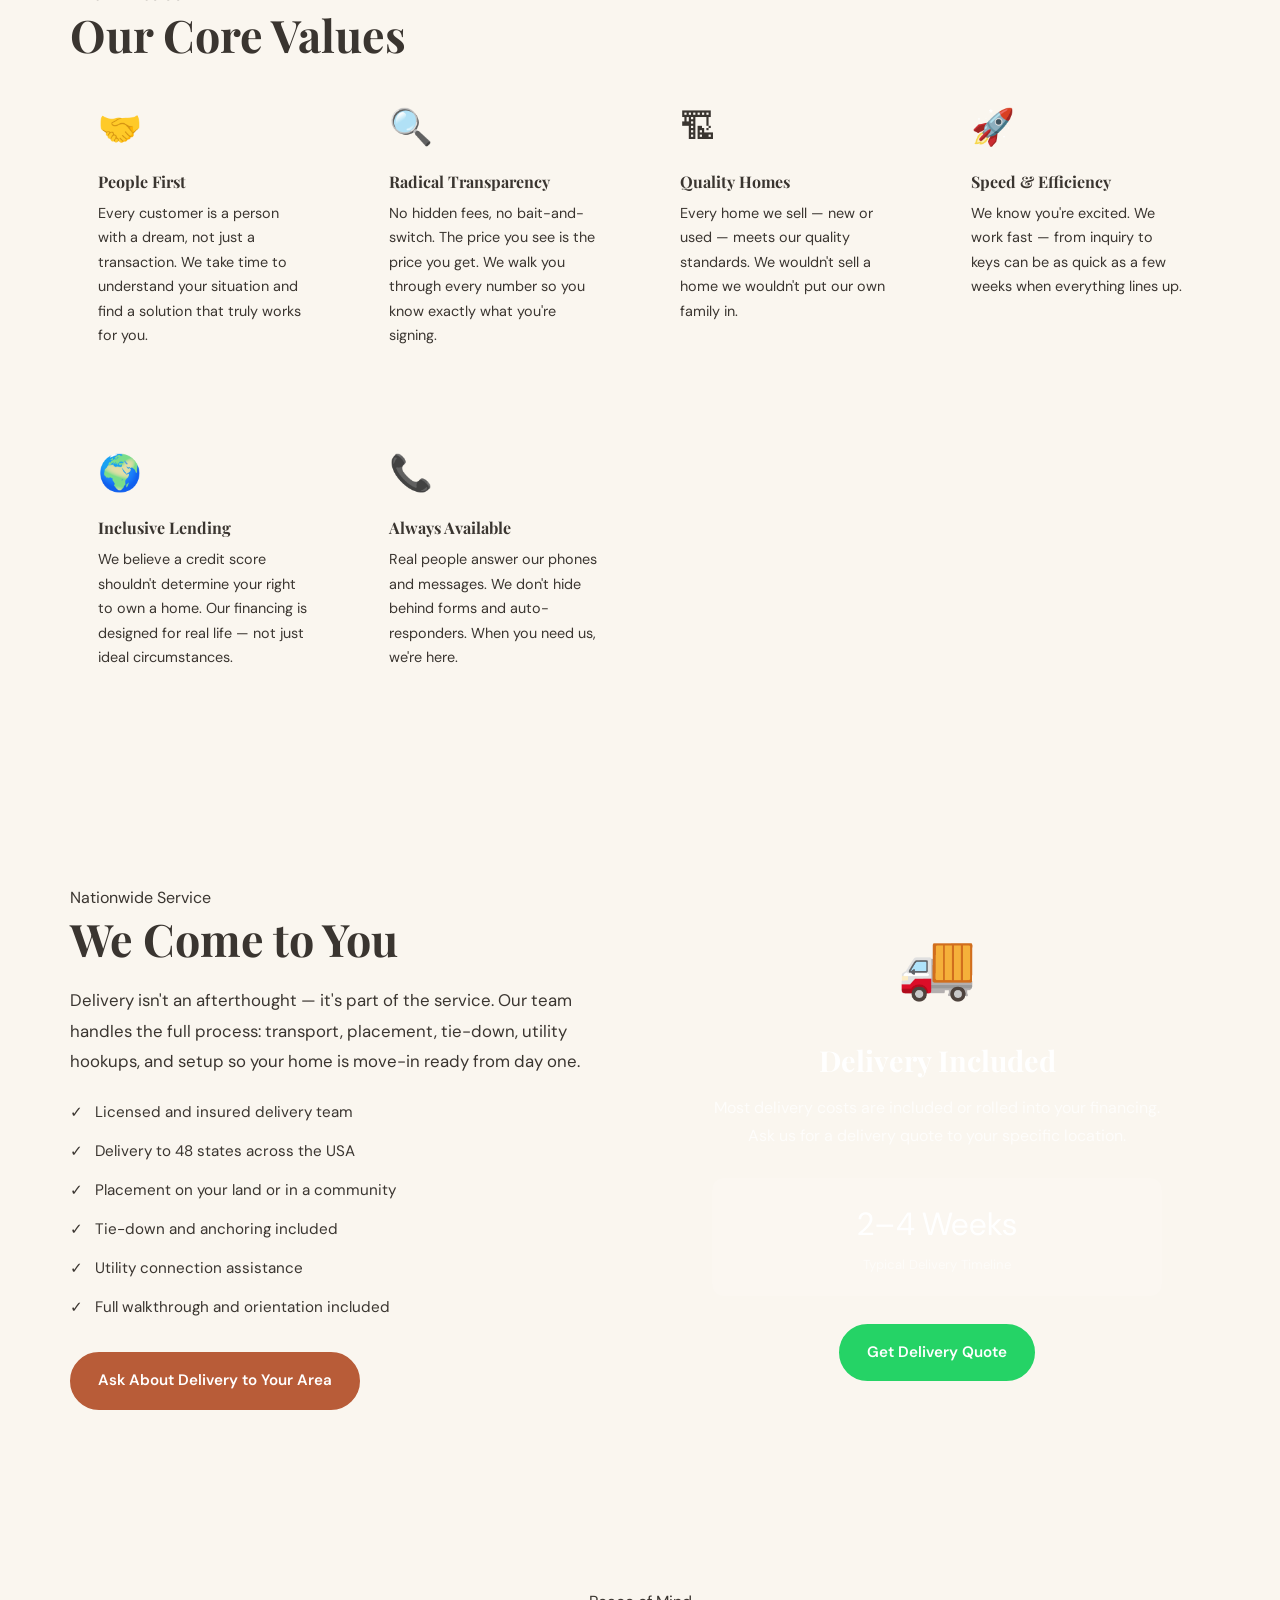
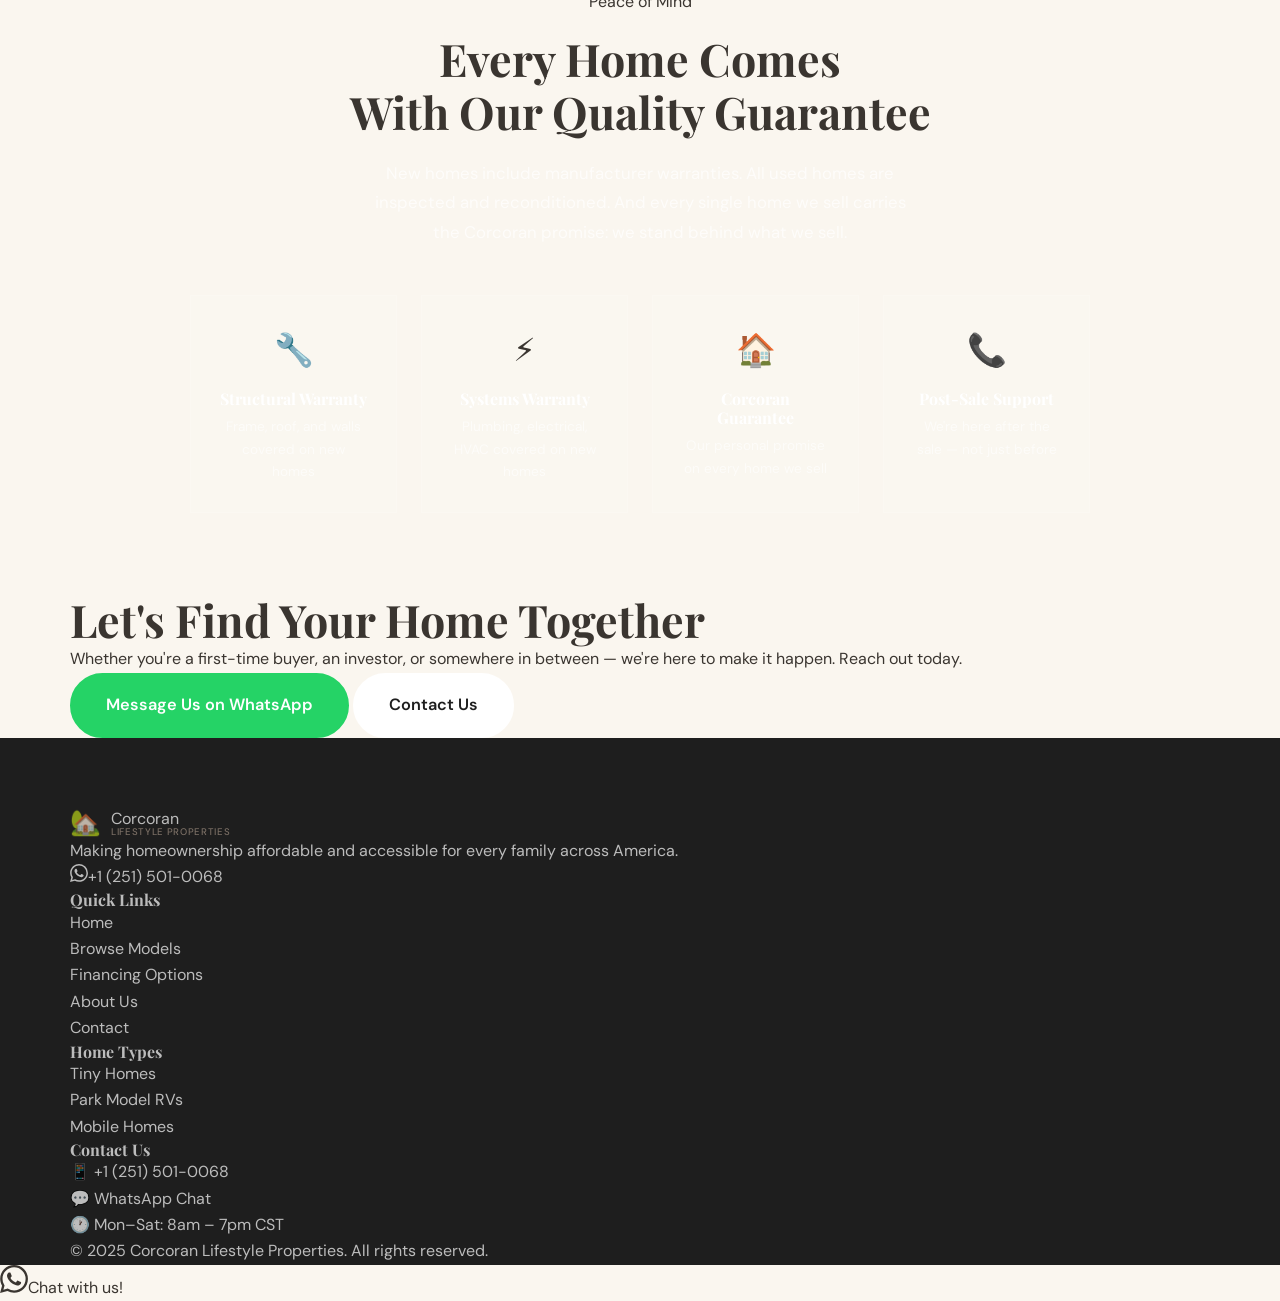
<file: about.html>
<!DOCTYPE html>

<html lang="en">
<head>
  <meta charset="UTF-8" />
  <meta name="viewport" content="width=device-width, initial-scale=1.0" />
  <title>About Us – Corcoran Lifestyle Properties</title>
  <link rel="preconnect" href="https://fonts.googleapis.com" />
  <link rel="preconnect" href="https://fonts.gstatic.com" crossorigin />
  <link href="https://fonts.googleapis.com/css2?family=Playfair+Display:wght@700;900&family=DM+Sans:wght@300;400;500;600&display=swap" rel="stylesheet" />
  <link rel="stylesheet" href="style.css" />
  <style>
    .about-story { display: grid; grid-template-columns: 1fr 1fr; gap: 80px; align-items: center; }
    .about-story-img { border-radius: var(--radius-lg); overflow: hidden; position: relative; height: 480px; background: linear-gradient(to bottom, rgba(0,0,0,0.1), rgba(0,0,0,0.4)), url('https://images.unsplash.com/photo-1523217582562-09d0def993a6?w=900&q=80') center/cover no-repeat; display: flex; align-items: flex-end; justify-content: flex-start; padding: 32px; }
    .about-story-img .big-emoji { display: none; }
    .about-num-grid { display: grid; grid-template-columns: repeat(4, 1fr); gap: 28px; margin-top: 64px; }
    .about-num { background: var(--white); border-radius: var(--radius-lg); padding: 32px 24px; text-align: center; box-shadow: var(--shadow-sm); }
    .about-num-val { font-family: var(--font-display); font-size: 2.4rem; color: var(--rust); font-weight: 700; }
    .about-num-label { font-size: 0.85rem; color: var(--text-muted); margin-top: 8px; }
    .values-grid { display: grid; grid-template-columns: repeat(auto-fit, minmax(240px, 1fr)); gap: 24px; }
    .value-card { background: var(--white); border-radius: var(--radius-lg); padding: 36px 28px; box-shadow: var(--shadow-sm); }
    .value-icon { font-size: 2.2rem; margin-bottom: 16px; }
    .value-card h4 { margin-bottom: 10px; color: var(--charcoal); }
    .value-card p { color: var(--text-muted); font-size: 0.9rem; line-height: 1.7; }
    .delivery-grid { display: grid; grid-template-columns: 1fr 1fr; gap: 48px; align-items: center; }
    @media (max-width: 900px) { .about-story, .delivery-grid { grid-template-columns: 1fr; } .about-num-grid { grid-template-columns: repeat(2, 1fr); } }
    @media (max-width: 480px) { .about-num-grid { grid-template-columns: repeat(2, 1fr); } }
  </style>
</head>
<body>
<header class="nav-header scrolled" id="navbar">
  <div class="nav-inner">
    <a href="index.html" class="logo"><span class="logo-icon">🏡</span><div class="logo-text"><span class="logo-main">Corcoran</span><span class="logo-sub">Lifestyle Properties</span></div></a>
    <nav class="nav-links" id="navLinks">
      <a href="index.html">Home</a><a href="models.html">Models</a><a href="financing.html">Financing</a><a href="about.html" class="active">About Us</a><a href="contact.html">Contact</a>
    </nav>
    <a href="https://wa.me/12515010068" target="_blank" class="btn btn-wa nav-wa"><svg viewBox="0 0 24 24" fill="currentColor" width="18" height="18"><path d="M17.472 14.382c-.297-.149-1.758-.867-2.03-.967-.273-.099-.471-.148-.67.15-.197.297-.767.966-.94 1.164-.173.199-.347.223-.644.075-.297-.15-1.255-.463-2.39-1.475-.883-.788-1.48-1.761-1.653-2.059-.173-.297-.018-.458.13-.606.134-.133.298-.347.446-.52.149-.174.198-.298.298-.497.099-.198.05-.371-.025-.52-.075-.149-.669-1.612-.916-2.207-.242-.579-.487-.5-.669-.51-.173-.008-.371-.01-.57-.01-.198 0-.52.074-.792.372-.272.297-1.04 1.016-1.04 2.479 0 1.462 1.065 2.875 1.213 3.074.149.198 2.096 3.2 5.077 4.487.709.306 1.262.489 1.694.625.712.227 1.36.195 1.871.118.571-.085 1.758-.719 2.006-1.413.248-.694.248-1.289.173-1.413-.074-.124-.272-.198-.57-.347m-5.421 7.403h-.004a9.87 9.87 0 01-5.031-1.378l-.361-.214-3.741.982.998-3.648-.235-.374a9.86 9.86 0 01-1.51-5.26c.001-5.45 4.436-9.884 9.888-9.884 2.64 0 5.122 1.03 6.988 2.898a9.825 9.825 0 012.893 6.994c-.003 5.45-4.437 9.884-9.885 9.884m8.413-18.297A11.815 11.815 0 0012.05 0C5.495 0 .16 5.335.157 11.892c0 2.096.547 4.142 1.588 5.945L.057 24l6.305-1.654a11.882 11.882 0 005.683 1.448h.005c6.554 0 11.89-5.335 11.893-11.893a11.821 11.821 0 00-3.48-8.413z"/></svg>WhatsApp Us</a>
    <button class="hamburger" id="hamburger"><span></span><span></span><span></span></button>
  </div>
</header>

<div class="page-hero">
  <div class="container">
    <div class="hero-badge" style="display:inline-block;margin-bottom:16px;">✦ Family-Owned Business</div>
    <h1>Our Story</h1>
    <p>Built on a simple belief: every American family deserves an affordable place to call home.</p>
  </div>
</div>

<!-- STORY -->

<section class="section" style="background:var(--cream);">
  <div class="container">
    <div class="about-story">
      <div class="about-story-img" data-aos>
        <span class="big-emoji">🏡</span>
      </div>
      <div data-aos>
        <div class="section-tag">Who We Are</div>
        <h2 class="section-title" style="margin-bottom:20px;">Corcoran Lifestyle<br><em>Properties</em></h2>
        <p style="color:var(--text-muted);font-size:1.05rem;line-height:1.8;margin-bottom:20px;">We started Corcoran Lifestyle Properties with one mission: make quality homeownership accessible to everyone — not just those with perfect credit or a bank loan. Since 2015, we've helped hundreds of families across America get into homes they love, on terms they can actually afford.</p>
        <p style="color:var(--text-muted);font-size:1.05rem;line-height:1.8;margin-bottom:20px;">We specialize in tiny homes, park model RVs, and single-section mobile homes — the most affordable path to real homeownership in today's market. Our in-house seller financing eliminates the bank middleman so we can say yes when others say no.</p>
        <p style="color:var(--text-muted);font-size:1.05rem;line-height:1.8;margin-bottom:32px;">We're not just selling homes — we're changing lives. Every closing is a family stepping into something that's truly theirs.</p>
        <a href="https://wa.me/12515010068?text=Hi!%20I%27d%20like%20to%20learn%20more%20about%20Corcoran%20Lifestyle%20Properties." target="_blank" class="btn btn-wa">Talk to Our Team</a>
      </div>
    </div>

```
<!-- Numbers -->
<div class="about-num-grid">
  <div class="about-num" data-aos><div class="about-num-val">500+</div><div class="about-num-label">Homes Delivered</div></div>
  <div class="about-num" data-aos><div class="about-num-val">10+</div><div class="about-num-label">Years in Business</div></div>
  <div class="about-num" data-aos><div class="about-num-val">48</div><div class="about-num-label">States We Serve</div></div>
  <div class="about-num" data-aos><div class="about-num-val">5★</div><div class="about-num-label">Customer Rating</div></div>
</div>
```

  </div>
</section>

<!-- VALUES -->

<section class="section" style="background:var(--warm-bg);">
  <div class="container">
    <div class="section-header">
      <div class="section-tag">What Drives Us</div>
      <h2 class="section-title">Our Core Values</h2>
    </div>
    <div class="values-grid">
      <div class="value-card" data-aos><div class="value-icon">🤝</div><h4>People First</h4><p>Every customer is a person with a dream, not just a transaction. We take time to understand your situation and find a solution that truly works for you.</p></div>
      <div class="value-card" data-aos><div class="value-icon">🔍</div><h4>Radical Transparency</h4><p>No hidden fees, no bait-and-switch. The price you see is the price you get. We walk you through every number so you know exactly what you're signing.</p></div>
      <div class="value-card" data-aos><div class="value-icon">🏗</div><h4>Quality Homes</h4><p>Every home we sell — new or used — meets our quality standards. We wouldn't sell a home we wouldn't put our own family in.</p></div>
      <div class="value-card" data-aos><div class="value-icon">🚀</div><h4>Speed & Efficiency</h4><p>We know you're excited. We work fast — from inquiry to keys can be as quick as a few weeks when everything lines up.</p></div>
      <div class="value-card" data-aos><div class="value-icon">🌍</div><h4>Inclusive Lending</h4><p>We believe a credit score shouldn't determine your right to own a home. Our financing is designed for real life — not just ideal circumstances.</p></div>
      <div class="value-card" data-aos><div class="value-icon">📞</div><h4>Always Available</h4><p>Real people answer our phones and messages. We don't hide behind forms and auto-responders. When you need us, we're here.</p></div>
    </div>
  </div>
</section>

<!-- DELIVERY -->

<section class="section" style="background:var(--cream);">
  <div class="container">
    <div class="delivery-grid">
      <div data-aos>
        <div class="section-tag">Nationwide Service</div>
        <h2 class="section-title" style="margin-bottom:20px;">We Come to You</h2>
        <p style="color:var(--text-muted);font-size:1.05rem;line-height:1.8;margin-bottom:24px;">Delivery isn't an afterthought — it's part of the service. Our team handles the full process: transport, placement, tie-down, utility hookups, and setup so your home is move-in ready from day one.</p>
        <ul style="display:flex;flex-direction:column;gap:14px;margin-bottom:32px;">
          <li style="display:flex;gap:12px;color:var(--text);font-size:0.95rem;"><span style="color:var(--forest);font-weight:700;">✓</span> Licensed and insured delivery team</li>
          <li style="display:flex;gap:12px;color:var(--text);font-size:0.95rem;"><span style="color:var(--forest);font-weight:700;">✓</span> Delivery to 48 states across the USA</li>
          <li style="display:flex;gap:12px;color:var(--text);font-size:0.95rem;"><span style="color:var(--forest);font-weight:700;">✓</span> Placement on your land or in a community</li>
          <li style="display:flex;gap:12px;color:var(--text);font-size:0.95rem;"><span style="color:var(--forest);font-weight:700;">✓</span> Tie-down and anchoring included</li>
          <li style="display:flex;gap:12px;color:var(--text);font-size:0.95rem;"><span style="color:var(--forest);font-weight:700;">✓</span> Utility connection assistance</li>
          <li style="display:flex;gap:12px;color:var(--text);font-size:0.95rem;"><span style="color:var(--forest);font-weight:700;">✓</span> Full walkthrough and orientation included</li>
        </ul>
        <a href="contact.html" class="btn btn-primary">Ask About Delivery to Your Area</a>
      </div>
      <div style="background:linear-gradient(135deg,var(--forest),var(--dark-green));border-radius:var(--radius-lg);padding:48px;color:white;text-align:center;" data-aos>
        <div style="font-size:4rem;margin-bottom:24px;">🚚</div>
        <h3 style="font-size:1.8rem;margin-bottom:16px;color:white;">Delivery Included</h3>
        <p style="color:rgba(255,255,255,0.75);line-height:1.75;margin-bottom:28px;">Most delivery costs are included or rolled into your financing. Ask us for a delivery quote to your specific location.</p>
        <div style="background:rgba(255,255,255,0.1);border-radius:12px;padding:20px;margin-bottom:28px;">
          <div style="font-family:var(--font-display);font-size:2rem;color:var(--gold);">2–4 Weeks</div>
          <div style="font-size:0.82rem;color:rgba(255,255,255,0.6);margin-top:4px;">Typical Delivery Timeline</div>
        </div>
        <a href="https://wa.me/12515010068?text=Hi!%20I%27d%20like%20to%20know%20more%20about%20delivery%20to%20my%20area." target="_blank" class="btn btn-wa w-full">Get Delivery Quote</a>
      </div>
    </div>
  </div>
</section>

<!-- WARRANTY -->

<section class="section" style="background:var(--charcoal);">
  <div class="container" style="text-align:center;">
    <div class="section-tag light">Peace of Mind</div>
    <h2 style="color:var(--white);margin:16px auto 20px;max-width:600px;">Every Home Comes<br>With Our Quality Guarantee</h2>
    <p style="color:rgba(255,255,255,0.7);max-width:560px;margin:0 auto 48px;font-size:1.05rem;line-height:1.75;">New homes include manufacturer warranties. All used homes are inspected and reconditioned. And every single home we sell carries the Corcoran promise: we stand behind what we sell.</p>
    <div style="display:grid;grid-template-columns:repeat(auto-fit,minmax(200px,1fr));gap:24px;max-width:900px;margin:0 auto;">
      <div style="background:rgba(255,255,255,0.06);border:1px solid rgba(255,255,255,0.1);border-radius:var(--radius-lg);padding:28px;"><div style="font-size:2rem;margin-bottom:12px;">🔧</div><h4 style="color:white;margin-bottom:8px;">Structural Warranty</h4><p style="font-size:0.85rem;color:rgba(255,255,255,0.6);">Frame, roof, and walls covered on new homes</p></div>
      <div style="background:rgba(255,255,255,0.06);border:1px solid rgba(255,255,255,0.1);border-radius:var(--radius-lg);padding:28px;"><div style="font-size:2rem;margin-bottom:12px;">⚡</div><h4 style="color:white;margin-bottom:8px;">Systems Warranty</h4><p style="font-size:0.85rem;color:rgba(255,255,255,0.6);">Plumbing, electrical, HVAC covered on new homes</p></div>
      <div style="background:rgba(255,255,255,0.06);border:1px solid rgba(255,255,255,0.1);border-radius:var(--radius-lg);padding:28px;"><div style="font-size:2rem;margin-bottom:12px;">🏠</div><h4 style="color:white;margin-bottom:8px;">Corcoran Guarantee</h4><p style="font-size:0.85rem;color:rgba(255,255,255,0.6);">Our personal promise on every home we sell</p></div>
      <div style="background:rgba(255,255,255,0.06);border:1px solid rgba(255,255,255,0.1);border-radius:var(--radius-lg);padding:28px;"><div style="font-size:2rem;margin-bottom:12px;">📞</div><h4 style="color:white;margin-bottom:8px;">Post-Sale Support</h4><p style="font-size:0.85rem;color:rgba(255,255,255,0.6);">We're here after the sale — not just before</p></div>
    </div>
  </div>
</section>

<section class="cta-banner">
  <div class="container">
    <div class="cta-banner-inner">
      <h2>Let's Find Your Home Together</h2>
      <p>Whether you're a first-time buyer, an investor, or somewhere in between — we're here to make it happen. Reach out today.</p>
      <div class="cta-banner-btns">
        <a href="https://wa.me/12515010068?text=Hi!%20I%27d%20like%20to%20start%20the%20process%20of%20buying%20a%20home." target="_blank" class="btn btn-wa btn-lg">Message Us on WhatsApp</a>
        <a href="contact.html" class="btn btn-light btn-lg">Contact Us</a>
      </div>
    </div>
  </div>
</section>

<footer class="footer">
  <div class="container">
    <div class="footer-grid">
      <div class="footer-brand"><a href="index.html" class="logo"><span class="logo-icon">🏡</span><div class="logo-text"><span class="logo-main">Corcoran</span><span class="logo-sub">Lifestyle Properties</span></div></a><p>Making homeownership affordable and accessible for every family across America.</p><a href="https://wa.me/12515010068" target="_blank" class="footer-wa"><svg viewBox="0 0 24 24" fill="currentColor" width="18" height="18"><path d="M17.472 14.382c-.297-.149-1.758-.867-2.03-.967-.273-.099-.471-.148-.67.15-.197.297-.767.966-.94 1.164-.173.199-.347.223-.644.075-.297-.15-1.255-.463-2.39-1.475-.883-.788-1.48-1.761-1.653-2.059-.173-.297-.018-.458.13-.606.134-.133.298-.347.446-.52.149-.174.198-.298.298-.497.099-.198.05-.371-.025-.52-.075-.149-.669-1.612-.916-2.207-.242-.579-.487-.5-.669-.51-.173-.008-.371-.01-.57-.01-.198 0-.52.074-.792.372-.272.297-1.04 1.016-1.04 2.479 0 1.462 1.065 2.875 1.213 3.074.149.198 2.096 3.2 5.077 4.487.709.306 1.262.489 1.694.625.712.227 1.36.195 1.871.118.571-.085 1.758-.719 2.006-1.413.248-.694.248-1.289.173-1.413-.074-.124-.272-.198-.57-.347m-5.421 7.403h-.004a9.87 9.87 0 01-5.031-1.378l-.361-.214-3.741.982.998-3.648-.235-.374a9.86 9.86 0 01-1.51-5.26c.001-5.45 4.436-9.884 9.888-9.884 2.64 0 5.122 1.03 6.988 2.898a9.825 9.825 0 012.893 6.994c-.003 5.45-4.437 9.884-9.885 9.884m8.413-18.297A11.815 11.815 0 0012.05 0C5.495 0 .16 5.335.157 11.892c0 2.096.547 4.142 1.588 5.945L.057 24l6.305-1.654a11.882 11.882 0 005.683 1.448h.005c6.554 0 11.89-5.335 11.893-11.893a11.821 11.821 0 00-3.48-8.413z"/></svg>+1 (251) 501-0068</a></div>
      <div class="footer-links"><h4>Quick Links</h4><ul><li><a href="index.html">Home</a></li><li><a href="models.html">Browse Models</a></li><li><a href="financing.html">Financing Options</a></li><li><a href="about.html">About Us</a></li><li><a href="contact.html">Contact</a></li></ul></div>
      <div class="footer-links"><h4>Home Types</h4><ul><li><a href="models.html">Tiny Homes</a></li><li><a href="models.html">Park Model RVs</a></li><li><a href="models.html">Mobile Homes</a></li></ul></div>
      <div class="footer-contact"><h4>Contact Us</h4><p>📱 <a href="tel:+12515010068">+1 (251) 501-0068</a></p><p>💬 <a href="https://wa.me/12515010068" target="_blank">WhatsApp Chat</a></p><p>🕐 Mon–Sat: 8am – 7pm CST</p></div>
    </div>
    <div class="footer-bottom"><p>© 2025 Corcoran Lifestyle Properties. All rights reserved.</p></div>
  </div>
</footer>
<a href="https://wa.me/12515010068" target="_blank" class="wa-float"><svg viewBox="0 0 24 24" fill="currentColor" width="28" height="28"><path d="M17.472 14.382c-.297-.149-1.758-.867-2.03-.967-.273-.099-.471-.148-.67.15-.197.297-.767.966-.94 1.164-.173.199-.347.223-.644.075-.297-.15-1.255-.463-2.39-1.475-.883-.788-1.48-1.761-1.653-2.059-.173-.297-.018-.458.13-.606.134-.133.298-.347.446-.52.149-.174.198-.298.298-.497.099-.198.05-.371-.025-.52-.075-.149-.669-1.612-.916-2.207-.242-.579-.487-.5-.669-.51-.173-.008-.371-.01-.57-.01-.198 0-.52.074-.792.372-.272.297-1.04 1.016-1.04 2.479 0 1.462 1.065 2.875 1.213 3.074.149.198 2.096 3.2 5.077 4.487.709.306 1.262.489 1.694.625.712.227 1.36.195 1.871.118.571-.085 1.758-.719 2.006-1.413.248-.694.248-1.289.173-1.413-.074-.124-.272-.198-.57-.347m-5.421 7.403h-.004a9.87 9.87 0 01-5.031-1.378l-.361-.214-3.741.982.998-3.648-.235-.374a9.86 9.86 0 01-1.51-5.26c.001-5.45 4.436-9.884 9.888-9.884 2.64 0 5.122 1.03 6.988 2.898a9.825 9.825 0 012.893 6.994c-.003 5.45-4.437 9.884-9.885 9.884m8.413-18.297A11.815 11.815 0 0012.05 0C5.495 0 .16 5.335.157 11.892c0 2.096.547 4.142 1.588 5.945L.057 24l6.305-1.654a11.882 11.882 0 005.683 1.448h.005c6.554 0 11.89-5.335 11.893-11.893a11.821 11.821 0 00-3.48-8.413z"/></svg><span class="wa-float-tooltip">Chat with us!</span></a>
<script src="main.js"></script>
</body>
</html>
</file>
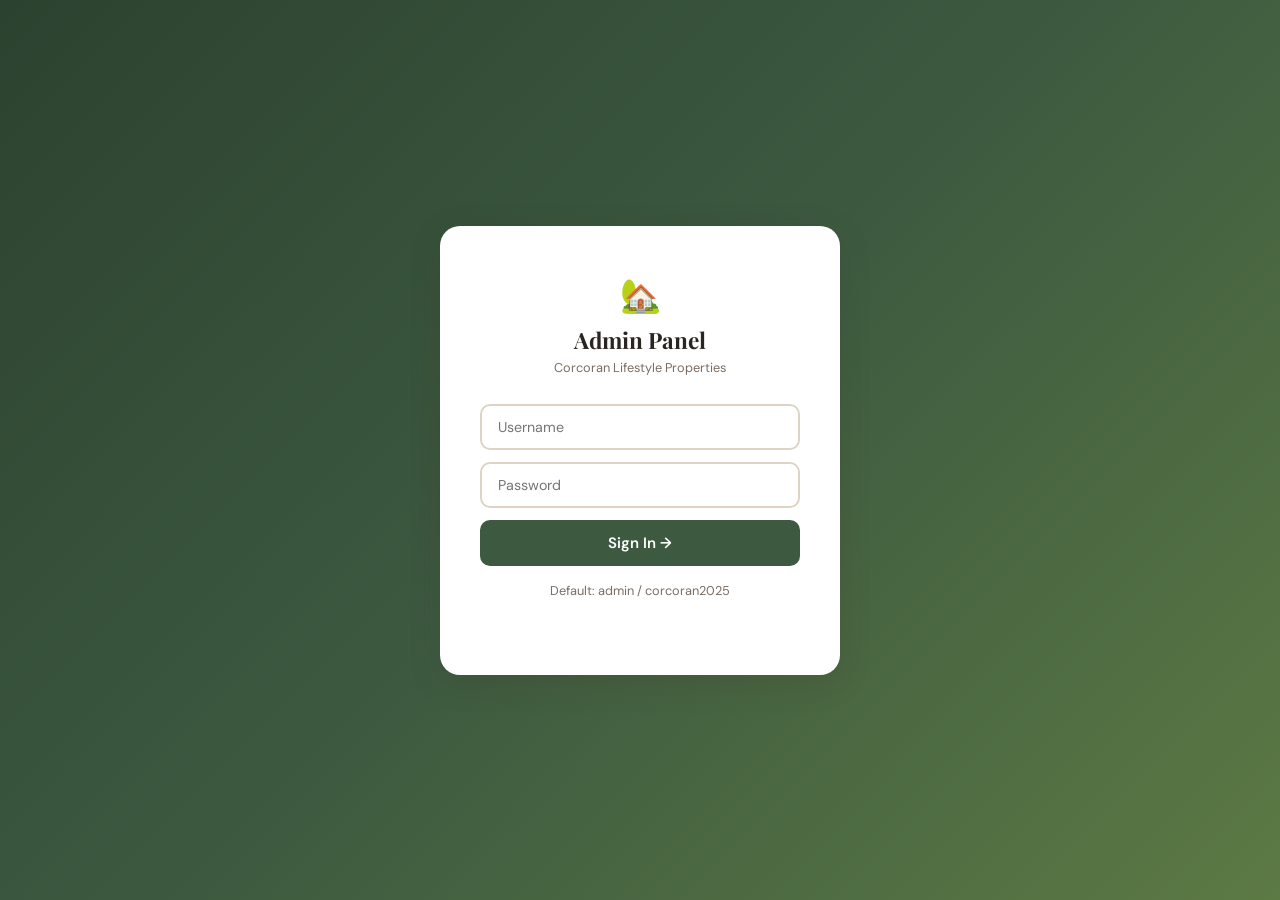
<file: admin.html>
<!DOCTYPE html>

<html lang="en">
<head>
<meta charset="UTF-8"/>
<meta name="viewport" content="width=device-width,initial-scale=1.0"/>
<title>Admin — Corcoran Lifestyle Properties</title>
<link rel="preconnect" href="https://fonts.googleapis.com"/>
<link href="https://fonts.googleapis.com/css2?family=Playfair+Display:wght@700&family=DM+Sans:wght@400;500;600;700&display=swap" rel="stylesheet"/>
<style>
*,*::before,*::after{box-sizing:border-box;margin:0;padding:0}
html{font-size:15px}
body{font-family:'DM Sans',sans-serif;background:#F0EDE8;color:#2A2520;min-height:100vh}
:root{
  --rust:#B85C38;--rust-dk:#9A4C2E;--forest:#3D5A40;--forest-dk:#2C4230;
  --gold:#D4A853;--sand:#E8D9C0;--cream:#FAF6EF;--warm:#F5EFE3;
  --charcoal:#2A2A2A;--muted:#7A6E64;--white:#fff;--border:#DDD4C5;
  --danger:#C0392B;--success:#27AE60;--blue:#2980B9;
  --shadow:0 2px 12px rgba(60,40,20,.1);--shadow-lg:0 8px 32px rgba(60,40,20,.15);
  --r:10px;--r-lg:16px;
}
/* LOGIN */
.login-wrap{min-height:100vh;display:flex;align-items:center;justify-content:center;background:linear-gradient(135deg,#2C4230,#3D5A40,#5C7A44);padding:24px}
.login-box{background:#fff;border-radius:20px;padding:48px 40px;width:100%;max-width:400px;box-shadow:var(--shadow-lg);text-align:center}
.login-box h1{font-family:'Playfair Display',serif;font-size:1.5rem;margin:8px 0 4px}
.login-box p{color:var(--muted);font-size:.85rem;margin-bottom:28px}
.login-box input{width:100%;padding:12px 16px;border:2px solid var(--border);border-radius:var(--r);font:inherit;font-size:.95rem;margin-bottom:12px;outline:none;transition:border .2s}
.login-box input:focus{border-color:var(--forest)}
.login-btn{width:100%;padding:13px;background:var(--forest);color:#fff;border:none;border-radius:var(--r);font:600 1rem 'DM Sans',sans-serif;cursor:pointer;transition:background .2s}
.login-btn:hover{background:var(--forest-dk)}
.login-err{color:var(--danger);font-size:.82rem;margin-top:10px;display:none}
.hint-txt{color:#bbb;font-size:.72rem;margin-top:16px}
/* LAYOUT */
.app{display:none;min-height:100vh}
.app.on{display:flex}
/* SIDEBAR */
.sidebar{width:232px;flex-shrink:0;background:var(--charcoal);display:flex;flex-direction:column;min-height:100vh;position:sticky;top:0;height:100vh;overflow-y:auto}
.s-logo{padding:24px 20px 18px;border-bottom:1px solid rgba(255,255,255,.07)}
.s-logo .icon{font-size:1.5rem}
.s-logo .name{font-family:'Playfair Display',serif;font-size:1rem;color:#fff;display:block;margin-top:4px}
.s-logo .sub{font-size:.6rem;color:rgba(255,255,255,.35);text-transform:uppercase;letter-spacing:.08em}
.s-logo .badge{display:inline-block;background:var(--rust);color:#fff;font-size:.58rem;font-weight:700;padding:2px 8px;border-radius:20px;letter-spacing:.08em;text-transform:uppercase;margin-top:6px}
.s-nav{padding:12px 0;flex:1}
.nav-i{display:flex;align-items:center;gap:11px;padding:11px 20px;color:rgba(255,255,255,.5);font-size:.85rem;font-weight:500;cursor:pointer;transition:all .2s;border-left:3px solid transparent;user-select:none}
.nav-i:hover{color:#fff;background:rgba(255,255,255,.05)}
.nav-i.on{color:#fff;background:rgba(255,255,255,.08);border-left-color:var(--rust)}
.nav-i .ic{width:18px;text-align:center;font-size:1rem}
.s-foot{padding:18px 20px;border-top:1px solid rgba(255,255,255,.07)}
.s-foot a{display:block;color:rgba(255,255,255,.38);font-size:.78rem;text-decoration:none;margin-bottom:7px;transition:color .2s}
.s-foot a:hover{color:rgba(255,255,255,.75)}
.logout-btn{width:100%;padding:9px;background:rgba(255,255,255,.05);color:rgba(255,255,255,.5);border:1px solid rgba(255,255,255,.1);border-radius:var(--r);font:.85rem 'DM Sans',sans-serif;cursor:pointer;transition:all .2s;margin-top:6px}
.logout-btn:hover{background:rgba(200,80,56,.2);color:#ff8a75;border-color:rgba(200,80,56,.3)}
/* MAIN */
.main{flex:1;display:flex;flex-direction:column;min-height:100vh;overflow-x:hidden}
.topbar{background:#fff;border-bottom:1px solid var(--border);padding:16px 28px;display:flex;align-items:center;justify-content:space-between;position:sticky;top:0;z-index:10;box-shadow:var(--shadow)}
.topbar h2{font-family:'Playfair Display',serif;font-size:1.2rem}
.topbar-r{display:flex;align-items:center;gap:10px}
.stat-pill{background:var(--warm);padding:5px 14px;border-radius:20px;font-size:.8rem;font-weight:600;color:var(--forest)}
.content{padding:28px;flex:1}
/* PANELS */
.panel{display:none}.panel.on{display:block}
/* STATS */
.stats-row{display:grid;grid-template-columns:repeat(auto-fit,minmax(150px,1fr));gap:14px;margin-bottom:28px}
.sc{background:#fff;border-radius:var(--r);padding:22px 18px;box-shadow:var(--shadow)}
.sc .si{font-size:1.5rem;margin-bottom:8px}
.sc .sv{font-family:'Playfair Display',serif;font-size:1.7rem;color:var(--charcoal)}
.sc .sl{font-size:.73rem;color:var(--muted);margin-top:3px;text-transform:uppercase;letter-spacing:.06em}
/* BUTTONS */
.btn{display:inline-flex;align-items:center;gap:7px;padding:9px 18px;border-radius:var(--r);font:.85rem/1 'DM Sans',sans-serif;font-weight:600;cursor:pointer;border:none;transition:all .2s;text-decoration:none}
.btn-p{background:var(--rust);color:#fff}.btn-p:hover{background:var(--rust-dk);transform:translateY(-1px)}
.btn-g{background:var(--success);color:#fff}.btn-g:hover{background:#1e8449}
.btn-d{background:var(--danger);color:#fff}.btn-d:hover{background:#a93226}
.btn-b{background:var(--blue);color:#fff}.btn-b:hover{background:#2471a3}
.btn-gh{background:var(--warm);color:var(--charcoal);border:1px solid var(--border)}.btn-gh:hover{background:var(--sand)}
.btn-sm{padding:6px 13px;font-size:.78rem}
/* SEC HEADER */
.sec-hd{display:flex;align-items:center;justify-content:space-between;margin-bottom:18px}
.sec-hd h3{font-family:'Playfair Display',serif;font-size:1.1rem}
/* CARD */
.card{background:#fff;border-radius:var(--r-lg);padding:28px;box-shadow:var(--shadow)}
.card h3{font-family:'Playfair Display',serif;font-size:1.1rem;margin-bottom:20px;padding-bottom:14px;border-bottom:1px solid var(--border)}
/* FORM */
.fg{display:flex;flex-direction:column;gap:6px;margin-bottom:16px}
.fg label{font-size:.75rem;font-weight:700;color:var(--charcoal);text-transform:uppercase;letter-spacing:.06em}
.fg input,.fg select,.fg textarea{padding:10px 14px;border:2px solid var(--border);border-radius:var(--r);font:inherit;font-size:.9rem;color:var(--charcoal);background:var(--cream);outline:none;transition:border .2s}
.fg input:focus,.fg select:focus,.fg textarea:focus{border-color:var(--forest);background:#fff}
.fg textarea{resize:vertical;min-height:80px}
.fg .hint{font-size:.72rem;color:var(--muted)}
.fg-row{display:grid;grid-template-columns:1fr 1fr;gap:14px}
.fg-full{grid-column:1/-1}
/* TOGGLE */
.toggle-row{display:flex;align-items:center;justify-content:space-between;padding:12px 0;border-bottom:1px solid var(--border)}
.toggle-row:last-child{border-bottom:none}
.toggle-row .tl{font-size:.88rem;font-weight:500}
.toggle-row .td{font-size:.75rem;color:var(--muted)}
.toggle{position:relative;width:42px;height:22px;flex-shrink:0}
.toggle input{opacity:0;width:0;height:0}
.ts{position:absolute;inset:0;background:var(--border);border-radius:22px;cursor:pointer;transition:background .2s}
.ts::before{content:'';position:absolute;width:16px;height:16px;background:#fff;border-radius:50%;left:3px;top:3px;transition:transform .2s;box-shadow:0 1px 4px rgba(0,0,0,.2)}
.toggle input:checked+.ts{background:var(--forest)}
.toggle input:checked+.ts::before{transform:translateX(20px)}
/* FORM TABS */
.ftabs{display:flex;gap:3px;margin-bottom:22px;background:var(--warm);border-radius:var(--r);padding:3px}
.ftab{flex:1;padding:8px;text-align:center;border-radius:8px;cursor:pointer;font:.82rem/1 'DM Sans',sans-serif;font-weight:600;color:var(--muted);transition:all .2s;border:none;background:none}
.ftab.on{background:#fff;color:var(--charcoal);box-shadow:var(--shadow)}
.ftp{display:none}.ftp.on{display:block}
/* PHOTO UPLOAD */
.upload-area{border:2px dashed var(--border);border-radius:var(--r);padding:28px;text-align:center;cursor:pointer;transition:all .2s;background:var(--cream);position:relative}
.upload-area:hover,.upload-area.dv{border-color:var(--forest);background:rgba(61,90,64,.04)}
.upload-area input{position:absolute;inset:0;opacity:0;cursor:pointer;width:100%;height:100%}
.u-icon{font-size:2.2rem;margin-bottom:8px}
.u-txt{font-size:.88rem;color:var(--muted)}.u-txt strong{color:var(--forest)}
.u-txt small{display:block;margin-top:3px;font-size:.72rem}
.previews{display:flex;flex-wrap:wrap;gap:8px;margin-top:12px}
.prev{width:90px;height:72px;border-radius:8px;overflow:hidden;position:relative;box-shadow:var(--shadow)}
.prev img{width:100%;height:100%;object-fit:cover;display:block}
.prev .del{position:absolute;top:3px;right:3px;background:rgba(0,0,0,.65);color:#fff;border:none;width:18px;height:18px;border-radius:50%;font-size:.65rem;cursor:pointer;display:flex;align-items:center;justify-content:center}
.prev .main-badge{position:absolute;bottom:3px;left:3px;background:var(--gold);color:#fff;font-size:.52rem;font-weight:700;padding:2px 5px;border-radius:4px;text-transform:uppercase}
/* HOMES LIST */
.homes-list{display:flex;flex-direction:column;gap:12px}
.hrow{background:#fff;border-radius:var(--r);overflow:hidden;box-shadow:var(--shadow);display:flex;align-items:stretch;transition:box-shadow .2s}
.hrow:hover{box-shadow:var(--shadow-lg)}
.hthumb{width:110px;flex-shrink:0;background:var(--sand);position:relative;overflow:hidden}
.hthumb img{width:100%;height:100%;object-fit:cover;display:block}
.hthumb .nimg{width:100%;height:100%;display:flex;align-items:center;justify-content:center;font-size:2rem;color:var(--muted);background:var(--warm)}
.hinfo{flex:1;padding:14px 18px;display:flex;flex-direction:column;justify-content:center}
.hinfo .hname{font-family:'Playfair Display',serif;font-size:1rem;margin-bottom:4px}
.hmeta{display:flex;flex-wrap:wrap;gap:6px;margin-top:5px}
.htag{background:var(--warm);color:var(--muted);font-size:.68rem;font-weight:600;padding:3px 9px;border-radius:20px}
.htag.nt{background:rgba(61,90,64,.12);color:var(--forest)}
.htag.ut{background:rgba(212,168,83,.15);color:#8B6914}
.htag.ft{background:rgba(184,92,56,.12);color:var(--rust)}
.hprice{font-weight:700;color:var(--charcoal);font-size:.92rem;margin-top:5px}
.hmon{font-size:.76rem;color:var(--muted)}
.hacts{padding:14px;display:flex;flex-direction:column;gap:7px;justify-content:center}
/* EMPTY STATE */
.empty{text-align:center;padding:56px 24px;color:var(--muted)}
.empty .ei{font-size:3.5rem;margin-bottom:14px}
.empty h3{font-family:'Playfair Display',serif;font-size:1.2rem;color:var(--charcoal);margin-bottom:8px}
.empty p{font-size:.88rem;max-width:340px;margin:0 auto 20px;line-height:1.65}
/* FORM FOOTER */
.ff{display:flex;gap:10px;margin-top:24px;padding-top:18px;border-bottom:1px solid var(--border);border-top:1px solid var(--border);padding-bottom:0}
/* CODE BOX */
.codebox{background:#1a1a2e;color:#a8d8a8;border-radius:var(--r);padding:18px;font:12px/1.6 'Courier New',monospace;max-height:320px;overflow-y:auto;white-space:pre-wrap;word-break:break-all}
/* TOAST */
.toasts{position:fixed;bottom:24px;right:24px;z-index:9999;display:flex;flex-direction:column;gap:8px}
.toast{background:var(--charcoal);color:#fff;padding:12px 18px;border-radius:var(--r);font-size:.86rem;font-weight:500;box-shadow:var(--shadow-lg);display:flex;align-items:center;gap:9px;animation:tIn .3s ease;max-width:300px}
.toast.ok{background:var(--success)}.toast.err{background:var(--danger)}.toast.info{background:var(--blue)}
@keyframes tIn{from{transform:translateX(110%);opacity:0}to{transform:none;opacity:1}}
/* MODAL */
.overlay{position:fixed;inset:0;background:rgba(0,0,0,.5);display:none;align-items:center;justify-content:center;z-index:2000;padding:20px}
.overlay.on{display:flex}
.modal{background:#fff;border-radius:16px;padding:32px;max-width:440px;width:100%;box-shadow:var(--shadow-lg);text-align:center}
.modal h3{font-family:'Playfair Display',serif;margin-bottom:10px}
.modal p{color:var(--muted);font-size:.88rem;margin-bottom:24px}
.modal-btns{display:flex;gap:10px;justify-content:center}
/* SECTION EDITOR ITEMS */
.se-item{background:#fff;border-radius:var(--r);padding:18px 20px;box-shadow:var(--shadow);margin-bottom:10px}
.se-item .se-hd{display:flex;align-items:center;justify-content:space-between;cursor:pointer;user-select:none}
.se-item .se-hd h4{font-family:'Playfair Display',serif;font-size:.95rem}
.se-item .se-body{display:none;margin-top:16px;padding-top:16px;border-top:1px solid var(--border)}
.se-item.open .se-body{display:block}
.se-item .arrow{transition:transform .25s;color:var(--muted)}
.se-item.open .arrow{transform:rotate(180deg)}
/* PHOTO MANAGER */
.pm-grid{display:flex;flex-wrap:wrap;gap:10px;margin-top:12px}
.pm-item{position:relative;width:120px;height:96px;border-radius:var(--r);overflow:hidden;box-shadow:var(--shadow);cursor:pointer}
.pm-item img{width:100%;height:100%;object-fit:cover;display:block}
.pm-item .pm-del{position:absolute;top:4px;right:4px;background:rgba(0,0,0,.7);color:#fff;border:none;width:20px;height:20px;border-radius:50%;font-size:.65rem;cursor:pointer;display:flex;align-items:center;justify-content:center}
.pm-item .pm-name{position:absolute;bottom:0;left:0;right:0;background:rgba(0,0,0,.55);color:#fff;font-size:.58rem;padding:3px 5px;white-space:nowrap;overflow:hidden;text-overflow:ellipsis}
/* PHOTO DOWNLOAD BOX */
.dl-box{background:var(--warm);border:2px dashed var(--border);border-radius:var(--r-lg);padding:32px;text-align:center;margin-top:16px}
.dl-box .dl-icon{font-size:3rem;margin-bottom:12px}
.dl-box h4{font-family:'Playfair Display',serif;margin-bottom:8px}
.dl-box p{color:var(--muted);font-size:.85rem;margin-bottom:20px;line-height:1.6}
/* INFO BOX */
.info-box{background:rgba(61,90,64,.08);border-left:4px solid var(--forest);border-radius:var(--r);padding:16px 18px;font-size:.85rem;line-height:1.65;margin-top:12px}
.info-box strong{color:var(--forest)}
/* RESPONSIVE */
@media(max-width:768px){
  .sidebar{display:none}.fg-row{grid-template-columns:1fr}
  .content{padding:16px}.topbar{padding:12px 16px}
}
</style>
</head>
<body>

<!-- LOGIN -->

<div class="login-wrap" id="loginWrap">
  <div class="login-box">
    <div style="font-size:2.2rem">🏡</div>
    <h1>Admin Panel</h1>
    <p>Corcoran Lifestyle Properties</p>
    <input type="text" id="lu" placeholder="Username" autocomplete="username"/>
    <input type="password" id="lp" placeholder="Password" autocomplete="current-password"
           onkeydown="if(event.key==='Enter')login()"/>
    <button class="login-btn" onclick="login()">Sign In →</button>
    <div class="login-err" id="lerr">Incorrect username or password</div>
    <p class="hint-txt">Default: admin / corcoran2025</p>
  </div>
</div>

<!-- APP -->

<div class="app" id="app">
  <!-- SIDEBAR -->
  <aside class="sidebar">
    <div class="s-logo">
      <span class="icon">🏡</span>
      <span class="name">Corcoran</span>
      <span class="sub">Lifestyle Properties</span>
      <span class="badge">Admin</span>
    </div>
    <nav class="s-nav">
      <div class="nav-i on" onclick="go('dashboard')"><span class="ic">📊</span>Dashboard</div>
      <div class="nav-i"    onclick="go('homes')">   <span class="ic">🏠</span>All Homes</div>
      <div class="nav-i"    onclick="go('add')">     <span class="ic">➕</span>Add Home</div>
      <div class="nav-i"    onclick="go('photos')">  <span class="ic">🖼️</span>Photo Library</div>
      <div class="nav-i"    onclick="go('content')"> <span class="ic">✏️</span>Site Content</div>
      <div class="nav-i"    onclick="go('export')">  <span class="ic">📤</span>Export</div>
      <div class="nav-i"    onclick="go('settings')"><span class="ic">⚙️</span>Settings</div>
    </nav>
    <div class="s-foot">
      <a href="index.html" target="_blank">🌐 View Public Site</a>
      <a href="models.html" target="_blank">🏡 View Models Page</a>
      <button class="logout-btn" onclick="logout()">🚪 Log Out</button>
    </div>
  </aside>

  <!-- MAIN -->

  <div class="main">
    <div class="topbar">
      <h2 id="ttl">Dashboard</h2>
      <div class="topbar-r">
        <span class="stat-pill" id="tpill">Loading…</span>
        <button class="btn btn-p btn-sm" onclick="go('add')">+ Add Home</button>
      </div>
    </div>
    <div class="content">

```
  <!-- DASHBOARD -->
  <div class="panel on" id="p-dashboard">
    <div class="stats-row" id="statsRow"></div>
    <div class="sec-hd">
      <h3>Recent Listings</h3>
      <button class="btn btn-gh btn-sm" onclick="go('homes')">View All →</button>
    </div>
    <div id="recentList"></div>
  </div>

  <!-- ALL HOMES -->
  <div class="panel" id="p-homes">
    <div class="sec-hd">
      <h3>All Homes (<span id="hcount">0</span>)</h3>
      <div style="display:flex;gap:8px">
        <select id="typeFilter" onchange="renderHomes()" style="padding:7px 12px;border:2px solid var(--border);border-radius:var(--r);font-size:.83rem;background:#fff">
          <option value="">All Types</option>
          <option>Park Model RV</option><option>Tiny Home</option><option>Mobile Home</option>
        </select>
        <button class="btn btn-p btn-sm" onclick="go('add')">+ Add Home</button>
      </div>
    </div>
    <div class="homes-list" id="homesList"></div>
  </div>

  <!-- ADD / EDIT HOME -->
  <div class="panel" id="p-add">
    <div class="card" style="max-width:820px">
      <h3 id="formTitle">➕ Add New Home</h3>
      <input type="hidden" id="eid"/>
      <div class="ftabs">
        <button class="ftab on" onclick="tab('info')">📋 Info & Price</button>
        <button class="ftab"    onclick="tab('photos')">📷 Photos</button>
        <button class="ftab"    onclick="tab('details')">🔧 Settings</button>
      </div>

      <!-- TAB INFO -->
      <div class="ftp on" id="t-info">
        <div class="fg-row">
          <div class="fg fg-full"><label>Home Name *</label><input id="f-name" placeholder="e.g. The Hacienda"/></div>
          <div class="fg"><label>Type *</label>
            <select id="f-type"><option value="">Select…</option><option>Park Model RV</option><option>Tiny Home</option><option>Mobile Home</option></select>
          </div>
          <div class="fg"><label>Condition</label>
            <select id="f-cond"><option>New</option><option>Used</option><option>New & Used</option></select>
          </div>
          <div class="fg"><label>Price</label><input id="f-price" placeholder="From $42,900"/></div>
          <div class="fg"><label>Down Payment</label><input id="f-down" placeholder="$1,500"/></div>
          <div class="fg"><label>Monthly Payment</label><input id="f-mo" placeholder="$399/mo"/></div>
          <div class="fg"><label>Square Footage</label><input id="f-sqft" placeholder="400 sq ft"/></div>
          <div class="fg"><label>Bedrooms</label><input id="f-beds" placeholder="1–2"/></div>
          <div class="fg"><label>Bathrooms</label><input id="f-baths" placeholder="1 Full Bath"/></div>
          <div class="fg"><label>Badge (optional)</label><input id="f-badge" placeholder="🔥 Best Seller"/></div>
          <div class="fg fg-full"><label>Description</label><textarea id="f-desc" placeholder="Short description of this home…"></textarea></div>
        </div>
      </div>

      <!-- TAB PHOTOS -->
      <div class="ftp" id="t-photos">
        <div class="upload-area" id="uploadArea">
          <input type="file" id="photoIn" accept="image/*" multiple onchange="handleFiles(this)"/>
          <div class="u-icon">📷</div>
          <div class="u-txt"><strong>Click to upload</strong> or drag & drop<small>JPG · PNG · WEBP — up to 5 photos · First = main image</small></div>
        </div>
        <div class="previews" id="prevs"></div>
        <div style="margin-top:18px">
          <p style="font-size:.83rem;color:var(--muted);margin-bottom:8px">💡 Or paste a photo URL (Unsplash, Cloudinary, Google Drive direct link, etc.)</p>
          <div style="display:flex;gap:8px">
            <input type="text" id="urlIn" placeholder="https://…" style="flex:1;padding:9px 13px;border:2px solid var(--border);border-radius:var(--r);font:inherit;font-size:.88rem;outline:none"/>
            <button class="btn btn-gh" onclick="addUrl()">Add URL</button>
          </div>
        </div>
        <div class="info-box" style="margin-top:16px">
          <strong>📌 Photo Tip:</strong> Uploaded photos are saved as base64 inside your browser's localStorage.
          To use them on your live GitHub Pages site, go to <strong>Photo Library → Download Photos</strong> — it will
          save all photos as a zip. Extract and upload to your GitHub repo, then reference them as
          <code>photos/my-photo.jpg</code> in your listings.
        </div>
      </div>

      <!-- TAB DETAILS -->
      <div class="ftp" id="t-details">
        <div class="toggle-row">
          <div><div class="tl">Featured on Homepage</div><div class="td">Show in Featured Homes section</div></div>
          <label class="toggle"><input type="checkbox" id="f-feat" checked/><span class="ts"></span></label>
        </div>
        <div class="toggle-row">
          <div><div class="tl">Active Listing</div><div class="td">Uncheck to hide from public site (sold/reserved)</div></div>
          <label class="toggle"><input type="checkbox" id="f-active" checked/><span class="ts"></span></label>
        </div>
        <div class="toggle-row">
          <div><div class="tl">Seller Financing Available</div><div class="td">Show financing badge on this listing</div></div>
          <label class="toggle"><input type="checkbox" id="f-fin" checked/><span class="ts"></span></label>
        </div>
        <div class="fg" style="margin-top:18px">
          <label>WhatsApp Pre-filled Message</label>
          <input id="f-wa" placeholder="Hi! I'm interested in The Hacienda. Can you tell me more?"/>
          <span class="hint">Customers tapping WhatsApp will see this message pre-typed</span>
        </div>
        <div class="fg">
          <label>Sort Order (lower = appears first)</label>
          <input id="f-ord" type="number" value="10" min="1" max="99"/>
        </div>
      </div>

      <div class="ff">
        <button class="btn btn-g" onclick="saveHome()">💾 Save Home</button>
        <button class="btn btn-gh" onclick="resetForm()">✕ Clear</button>
      </div>
    </div>
  </div>

  <!-- PHOTO LIBRARY -->
  <div class="panel" id="p-photos">
    <div class="card">
      <h3>🖼️ Photo Library</h3>
      <p style="color:var(--muted);font-size:.88rem;margin-bottom:16px">All photos uploaded to your listings. Click a photo to copy its reference URL.</p>
      <div class="sec-hd" style="margin-bottom:12px">
        <span id="photoCount" style="color:var(--muted);font-size:.85rem">0 photos stored</span>
        <div style="display:flex;gap:8px">
          <button class="btn btn-b btn-sm" onclick="downloadAllPhotos()">⬇️ Download All Photos (ZIP)</button>
          <button class="btn btn-d btn-sm" onclick="confirmClearPhotos()">🗑 Clear All Photos</button>
        </div>
      </div>
      <div class="pm-grid" id="photoLib"></div>
      <div class="dl-box">
        <div class="dl-icon">📁</div>
        <h4>How to use photos on GitHub Pages</h4>
        <p>1. Click <strong>Download All Photos</strong> above<br>
           2. Extract the ZIP → you'll get a <code>photos/</code> folder<br>
           3. Upload the <code>photos/</code> folder to your GitHub repo<br>
           4. In your listings, reference photos as <code>photos/filename.jpg</code><br>
           5. Export your inventory from the Export tab and update <code>inventory.js</code></p>
        <button class="btn btn-b" onclick="downloadAllPhotos()">⬇️ Download Photos ZIP</button>
      </div>
    </div>
  </div>

  <!-- SITE CONTENT EDITOR -->
  <div class="panel" id="p-content">
    <div class="card" style="max-width:820px">
      <h3>✏️ Site Content Editor</h3>
      <p style="color:var(--muted);font-size:.88rem;margin-bottom:20px">Edit homepage text, trust bar, testimonials, and FAQ. Click Save to store, then re-export inventory.js.</p>

      <!-- Hero -->
      <div class="se-item" id="sec-hero">
        <div class="se-hd" onclick="toggleSec('hero')">
          <h4>🏠 Hero Section</h4><span class="arrow">▼</span>
        </div>
        <div class="se-body">
          <div class="fg"><label>Hero Headline Line 1</label><input id="c-h1" placeholder="Affordable Tiny Homes"/></div>
          <div class="fg"><label>Hero Headline Line 2 (accent)</label><input id="c-h2" placeholder="You Can Own Today"/></div>
          <div class="fg"><label>Hero Subtitle</label><textarea id="c-hsub" style="min-height:60px"></textarea></div>
          <div class="fg"><label>Badge Text</label><input id="c-hbadge" placeholder="✦ Seller Financing Available"/></div>
          <div style="display:flex;gap:8px;margin-top:8px">
            <div class="fg" style="flex:1"><label>Primary Button Text</label><input id="c-btn1" placeholder="Browse Homes"/></div>
            <div class="fg" style="flex:1"><label>Primary Button Link</label><input id="c-btn1l" placeholder="models.html"/></div>
          </div>
          <div class="fg-row">
            <div class="fg"><label>Stat 1 Number</label><input id="c-s1n" placeholder="500+"/></div>
            <div class="fg"><label>Stat 1 Label</label><input id="c-s1l" placeholder="Homes Delivered"/></div>
            <div class="fg"><label>Stat 2 Number</label><input id="c-s2n" placeholder="$0–$5K"/></div>
            <div class="fg"><label>Stat 2 Label</label><input id="c-s2l" placeholder="Down Payment Options"/></div>
            <div class="fg"><label>Stat 3 Number</label><input id="c-s3n" placeholder="48"/></div>
            <div class="fg"><label>Stat 3 Label</label><input id="c-s3l" placeholder="States We Deliver To"/></div>
          </div>
        </div>
      </div>

      <!-- Trust Bar -->
      <div class="se-item" id="sec-trust">
        <div class="se-hd" onclick="toggleSec('trust')">
          <h4>✅ Trust Bar</h4><span class="arrow">▼</span>
        </div>
        <div class="se-body">
          <p style="color:var(--muted);font-size:.82rem;margin-bottom:12px">5 trust items shown across the bar below the hero.</p>
          <div id="trust-items"></div>
          <button class="btn btn-gh btn-sm" style="margin-top:8px" onclick="addTrustItem()">+ Add Item</button>
        </div>
      </div>

      <!-- Testimonials -->
      <div class="se-item" id="sec-testi">
        <div class="se-hd" onclick="toggleSec('testi')">
          <h4>⭐ Testimonials</h4><span class="arrow">▼</span>
        </div>
        <div class="se-body">
          <div id="testi-items"></div>
          <button class="btn btn-gh btn-sm" style="margin-top:8px" onclick="addTesti()">+ Add Testimonial</button>
        </div>
      </div>

      <!-- FAQ -->
      <div class="se-item" id="sec-faq">
        <div class="se-hd" onclick="toggleSec('faq')">
          <h4>❓ FAQ</h4><span class="arrow">▼</span>
        </div>
        <div class="se-body">
          <div id="faq-items"></div>
          <button class="btn btn-gh btn-sm" style="margin-top:8px" onclick="addFaq()">+ Add FAQ</button>
        </div>
      </div>

      <div style="margin-top:20px;display:flex;gap:10px">
        <button class="btn btn-g" onclick="saveContent()">💾 Save All Content</button>
        <button class="btn btn-p btn-sm" onclick="go('export')">📤 Then Export →</button>
      </div>
    </div>
  </div>

  <!-- EXPORT -->
  <div class="panel" id="p-export">
    <div class="card" style="max-width:820px">
      <h3>📤 Export inventory.js</h3>
      <p style="color:var(--muted);font-size:.88rem;margin-bottom:18px">This file contains all your homes, settings, and content. Copy it and replace your <code>inventory.js</code> file in GitHub.</p>
      <div class="sec-hd" style="margin-bottom:10px">
        <span style="font-size:.88rem;color:var(--muted)">Generated inventory.js</span>
        <div style="display:flex;gap:8px">
          <button class="btn btn-b btn-sm" onclick="downloadExport()">⬇️ Download File</button>
          <button class="btn btn-p btn-sm" onclick="copyExport()">📋 Copy Code</button>
        </div>
      </div>
      <div class="codebox" id="exportBox"></div>
      <div class="info-box" style="margin-top:16px">
        <strong>🚀 Deploy Steps:</strong><br>
        1. Click <strong>Download File</strong> → save as <code>inventory.js</code><br>
        2. Replace the existing <code>inventory.js</code> in your GitHub repo<br>
        3. Also upload your <code>photos/</code> folder if you uploaded photos here<br>
        4. Commit & push → your site updates live within seconds ✅
      </div>
    </div>
  </div>

  <!-- SETTINGS -->
  <div class="panel" id="p-settings">
    <div class="card" style="max-width:680px">
      <h3>⚙️ Site Settings</h3>
      <div class="fg-row">
        <div class="fg"><label>Business Name</label><input id="s-name" value="Corcoran Lifestyle Properties"/></div>
        <div class="fg"><label>WhatsApp Number</label><input id="s-wa" value="+12515010068"/></div>
        <div class="fg fg-full"><label>Tagline / Meta Description</label><input id="s-tag" value="Low down payments · Easy seller financing · Rent-to-own · Nationwide delivery"/></div>
        <div class="fg"><label>Business Hours</label><input id="s-hrs" value="Mon–Sat: 8am – 7pm CST"/></div>
        <div class="fg"><label>States Served</label><input id="s-states" value="48"/></div>
        <div class="fg"><label>Admin Username</label><input id="s-user" value="admin"/></div>
        <div class="fg"><label>New Password (leave blank to keep)</label><input id="s-pass" type="password" placeholder="New password…"/></div>
      </div>
      <div style="display:flex;gap:10px;margin-top:20px">
        <button class="btn btn-g" onclick="saveSettings()">✅ Save Settings</button>
        <button class="btn btn-d btn-sm" onclick="confirmClear()">🗑 Clear All Data</button>
      </div>
    </div>
  </div>

</div><!-- /content -->
```

  </div><!-- /main -->
</div><!-- /app -->

<!-- MODAL -->

<div class="overlay" id="ov">
  <div class="modal">
    <h3 id="mt">Confirm</h3>
    <p id="mp">Are you sure?</p>
    <div class="modal-btns">
      <button class="btn btn-d" id="mok">Confirm</button>
      <button class="btn btn-gh" onclick="closeModal()">Cancel</button>
    </div>
  </div>
</div>

<div class="toasts" id="toasts"></div>

<script>
/* =========================================
   STORAGE
   ========================================= */
const K = { homes:'clp_homes', settings:'clp_settings', auth:'clp_auth', session:'clp_session', content:'clp_content', photos:'clp_photos' };
const load = k => { try { return JSON.parse(localStorage.getItem(k)) || null } catch { return null } };
const save = (k,v) => { try { localStorage.setItem(k,JSON.stringify(v)); return true } catch(e) { toast('Storage error: '+e.message,'err'); return false } };

/* =========================================
   AUTH
   ========================================= */
function getAuth(){ return load(K.auth) || { user:'admin', pass:'corcoran2025' } }
function login(){
  const u=document.getElementById('lu').value.trim(), p=document.getElementById('lp').value.trim();
  const a=getAuth();
  if(u===a.user && p===a.pass){ save(K.session,{on:true}); boot(); }
  else { document.getElementById('lerr').style.display='block'; }
}
function logout(){ save(K.session,null); location.reload(); }
function boot(){
  document.getElementById('loginWrap').style.display='none';
  document.getElementById('app').classList.add('on');
  initApp();
}
function checkSession(){ if(load(K.session)?.on) boot(); }

/* =========================================
   INIT
   ========================================= */
function initApp(){
  loadSettings(); loadContent();
  go('dashboard');
  genExport();
}

/* =========================================
   PANEL ROUTING
   ========================================= */
const PNL = { dashboard:'Dashboard', homes:'All Homes', add:'Add Home', photos:'Photo Library', content:'Site Content', export:'Export', settings:'Settings' };
function go(id){
  document.querySelectorAll('.panel').forEach(p=>p.classList.remove('on'));
  document.querySelectorAll('.nav-i').forEach(n=>n.classList.remove('on'));
  const el = document.getElementById('p-'+id); if(el) el.classList.add('on');
  // highlight nav
  document.querySelectorAll('.nav-i').forEach(n=>{
    if(n.textContent.trim().toLowerCase().includes((PNL[id]||'').split(' ')[0].toLowerCase()))
      n.classList.add('on');
  });
  document.getElementById('ttl').textContent = PNL[id]||id;

  if(id==='dashboard') renderDash();
  if(id==='homes')     renderHomes();
  if(id==='export')    genExport();
  if(id==='photos')    renderPhotoLib();
  if(id==='content')   renderContent();
  if(id==='add' && !document.getElementById('eid').value) resetForm();
}

/* =========================================
   DASHBOARD
   ========================================= */
function renderDash(){
  const h=getHomes(), act=h.filter(x=>x.active!==false), ft=h.filter(x=>x.featured), nw=h.filter(x=>x.condition==='New');
  document.getElementById('tpill').textContent = h.length+' Listings';
  document.getElementById('statsRow').innerHTML=`
    <div class="sc"><div class="si">🏠</div><div class="sv">${h.length}</div><div class="sl">Total Homes</div></div>
    <div class="sc"><div class="si">✅</div><div class="sv">${act.length}</div><div class="sl">Active</div></div>
    <div class="sc"><div class="si">⭐</div><div class="sv">${ft.length}</div><div class="sl">Featured</div></div>
    <div class="sc"><div class="si">✨</div><div class="sv">${nw.length}</div><div class="sl">New Homes</div></div>
    <div class="sc"><div class="si">🖼️</div><div class="sv">${getAllPhotos().length}</div><div class="sl">Photos Stored</div></div>`;
  const rec=[...h].reverse().slice(0,3);
  document.getElementById('recentList').innerHTML = rec.length ? rowsHTML(rec) :
    `<div class="empty"><div class="ei">🏡</div><h3>No homes yet</h3><p>Add your first listing to get started.</p><button class="btn btn-p" onclick="go('add')">Add First Home</button></div>`;
}

/* =========================================
   HOMES
   ========================================= */
function getHomes(){ return load(K.homes)||[] }
function saveHomes(h){ return save(K.homes,h) }

function renderHomes(){
  const f=document.getElementById('typeFilter')?.value||'';
  let h=getHomes(); if(f) h=h.filter(x=>x.type===f);
  document.getElementById('hcount').textContent=h.length;
  document.getElementById('homesList').innerHTML = h.length ? rowsHTML(h) :
    `<div class="empty"><div class="ei">🏡</div><h3>No listings found</h3><p>Try a different filter or add a new home.</p></div>`;
}

function rowsHTML(homes){
  return homes.map(h=>{
    const thumb = h.photos&&h.photos[0]
      ? `<img src="${h.photos[0]}" alt="${h.name}" onerror="this.parentElement.innerHTML='<div class=nimg>🏡</div>'"/>`
      : `<div class="nimg">🏡</div>`;
    const dot = h.active===false ? '#ccc' : '#27AE60';
    return `<div class="hrow">
      <div class="hthumb">${thumb}</div>
      <div class="hinfo">
        <div style="display:flex;align-items:center;gap:7px">
          <div class="hname">${h.name||'Unnamed'}</div>
          <span style="width:8px;height:8px;border-radius:50%;background:${dot};display:inline-block"></span>
        </div>
        <div class="hmeta">
          ${h.type?`<span class="htag">${h.type}</span>`:''}
          ${h.condition?`<span class="htag ${h.condition==='New'?'nt':'ut'}">${h.condition}</span>`:''}
          ${h.featured?`<span class="htag ft">⭐ Featured</span>`:''}
          ${h.sqft?`<span class="htag">📐 ${h.sqft}</span>`:''}
        </div>
        <div class="hprice">${h.price||'—'}</div>
        ${h.monthly?`<div class="hmon">~${h.monthly}${h.down?' · '+h.down+' down':''}</div>`:''}
      </div>
      <div class="hacts">
        <button class="btn btn-gh btn-sm" onclick="editHome('${h.id}')">✏️ Edit</button>
        <button class="btn btn-d btn-sm"  onclick="confirmDel('${h.id}','${(h.name||'').replace(/'/g,"\\'")}')">🗑 Del</button>
      </div>
    </div>`;
  }).join('');
}

/* =========================================
   FORM TABS
   ========================================= */
function tab(t){
  const tabs=['info','photos','details'];
  document.querySelectorAll('.ftab').forEach((b,i)=>b.classList.toggle('on',tabs[i]===t));
  document.querySelectorAll('.ftp').forEach(p=>p.classList.remove('on'));
  document.getElementById('t-'+t).classList.add('on');
}

/* =========================================
   PHOTOS (base64 + library)
   ========================================= */
let curPhotos = [];

function getAllPhotos(){ return load(K.photos)||[] }
function saveAllPhotos(arr){ save(K.photos,arr) }

function handleFiles(inp){
  const files=Array.from(inp.files), rem=5-curPhotos.length;
  if(rem<=0){ toast('Max 5 photos','err'); return; }
  files.slice(0,rem).forEach(f=>{
    if(f.size>4*1024*1024){ toast(`${f.name} is too large (max 4MB)`,'err'); return; }
    const r=new FileReader();
    r.onload=e=>{
      const entry = { data: e.target.result, name: f.name, size: f.size };
      curPhotos.push(entry.data);
      // also save to library
      const lib = getAllPhotos();
      lib.push(entry);
      saveAllPhotos(lib);
      renderPrevs();
    };
    r.readAsDataURL(f);
  });
  inp.value='';
}

function addUrl(){
  const u=document.getElementById('urlIn').value.trim(); if(!u) return;
  if(curPhotos.length>=5){ toast('Max 5 photos','err'); return; }
  curPhotos.push(u);
  document.getElementById('urlIn').value='';
  renderPrevs();
}

function removePhoto(i){ curPhotos.splice(i,1); renderPrevs(); }

function renderPrevs(){
  document.getElementById('prevs').innerHTML = curPhotos.map((src,i)=>`
    <div class="prev">
      <img src="${src}" alt="Photo ${i+1}"/>
      <button class="del" onclick="removePhoto(${i})">✕</button>
      ${i===0?'<div class="main-badge">Main</div>':''}
    </div>`).join('');
}

/* Photo Library Panel */
function renderPhotoLib(){
  const lib=getAllPhotos();
  document.getElementById('photoCount').textContent=lib.length+' photos stored';
  document.getElementById('photoLib').innerHTML = lib.length
    ? lib.map((p,i)=>`
      <div class="pm-item" title="${p.name||'Photo'}">
        <img src="${p.data||p}" alt=""/>
        <button class="pm-del" onclick="delLibPhoto(${i})">✕</button>
        <div class="pm-name">${p.name||'photo'}</div>
      </div>`).join('')
    : '<p style="color:var(--muted);font-size:.85rem">No photos yet. Upload photos when adding homes.</p>';
}

function delLibPhoto(i){
  const lib=getAllPhotos(); lib.splice(i,1); saveAllPhotos(lib); renderPhotoLib(); toast('Photo removed');
}

function confirmClearPhotos(){
  modal('Clear All Photos?','This removes all stored photos from the library. Listing photos will still display if they are URLs.',()=>{
    saveAllPhotos([]); renderPhotoLib(); toast('Photos cleared','ok');
  });
}

/* Download all photos as a ZIP (using JSZip CDN) */
async function downloadAllPhotos(){
  const lib = getAllPhotos();
  if(!lib.length){ toast('No photos to download','err'); return; }
  toast('Preparing ZIP…','info');

  // Load JSZip dynamically
  if(!window.JSZip){
    await new Promise((res,rej)=>{
      const s=document.createElement('script');
      s.src='https://cdnjs.cloudflare.com/ajax/libs/jszip/3.10.1/jszip.min.js';
      s.onload=res; s.onerror=rej;
      document.head.appendChild(s);
    }).catch(()=>{ toast('Could not load ZIP library. Download photos individually.','err'); return null; });
  }
  if(!window.JSZip) return;

  const zip = new JSZip();
  const folder = zip.folder('photos');
  lib.forEach((p,i)=>{
    const src = p.data || p;
    const name = p.name || `photo-${i+1}.jpg`;
    if(src.startsWith('data:')){
      const b64 = src.split(',')[1];
      const mime = src.split(';')[0].split(':')[1];
      folder.file(name, b64, {base64:true});
    } else {
      // URL photo — add a text file with the URL
      folder.file(name+'.url.txt', src);
    }
  });

  zip.generateAsync({type:'blob'}).then(blob=>{
    const a=document.createElement('a');
    a.href=URL.createObjectURL(blob);
    a.download='corcoran-photos.zip';
    a.click();
    toast('✅ Photos downloaded!','ok');
  });
}

/* =========================================
   SAVE / EDIT / DELETE HOME
   ========================================= */
function saveHome(){
  const name=document.getElementById('f-name').value.trim();
  const type=document.getElementById('f-type').value;
  if(!name){ toast('Enter a home name','err'); tab('info'); return; }
  if(!type){ toast('Select a home type','err'); tab('info'); return; }

  const homes=getHomes(), eid=document.getElementById('eid').value, isEdit=!!eid;
  const home={
    id:         isEdit ? eid : 'h'+Date.now(),
    name,type,
    condition:  document.getElementById('f-cond').value,
    price:      document.getElementById('f-price').value.trim(),
    down:       document.getElementById('f-down').value.trim(),
    monthly:    document.getElementById('f-mo').value.trim(),
    sqft:       document.getElementById('f-sqft').value.trim(),
    beds:       document.getElementById('f-beds').value.trim(),
    baths:      document.getElementById('f-baths').value.trim(),
    badge:      document.getElementById('f-badge').value.trim(),
    desc:       document.getElementById('f-desc').value.trim(),
    featured:   document.getElementById('f-feat').checked,
    active:     document.getElementById('f-active').checked,
    financing:  document.getElementById('f-fin').checked,
    waMsg:      document.getElementById('f-wa').value.trim(),
    order:      parseInt(document.getElementById('f-ord').value)||10,
    photos:     [...curPhotos],
    updatedAt:  Date.now()
  };
  if(!isEdit) home.createdAt=Date.now();

  if(isEdit){ const i=homes.findIndex(h=>h.id===eid); if(i>-1) homes[i]=home; else homes.push(home); }
  else homes.push(home);

  if(saveHomes(homes)){ toast(isEdit?'Home updated ✅':'Home added ✅','ok'); resetForm(); genExport(); go('homes'); }
}

function editHome(id){
  const h=getHomes().find(x=>x.id===id); if(!h) return;
  go('add');
  document.getElementById('formTitle').textContent='✏️ Edit Home';
  document.getElementById('eid').value=h.id;
  ['name','type','price','down','sqft','beds','baths','badge','desc','wa'].forEach(k=>{
    const el=document.getElementById('f-'+k); if(el) el.value=h[k==='type'?'type':k==='wa'?'waMsg':k]||'';
  });
  document.getElementById('f-cond').value=h.condition||'New';
  document.getElementById('f-mo').value=h.monthly||'';
  document.getElementById('f-feat').checked=!!h.featured;
  document.getElementById('f-active').checked=h.active!==false;
  document.getElementById('f-fin').checked=h.financing!==false;
  document.getElementById('f-ord').value=h.order||10;
  // fix waMsg
  document.getElementById('f-wa').value=h.waMsg||'';
  curPhotos=h.photos?[...h.photos]:[];
  renderPrevs(); tab('info');
}

function confirmDel(id,name){
  modal(`Delete "${name}"?`,'This listing will be permanently removed.',()=>{ delHome(id); });
}
function delHome(id){
  saveHomes(getHomes().filter(h=>h.id!==id));
  genExport(); renderHomes(); renderDash(); toast('Deleted','ok');
}

function resetForm(){
  document.getElementById('formTitle').textContent='➕ Add New Home';
  document.getElementById('eid').value='';
  ['f-name','f-price','f-down','f-mo','f-sqft','f-beds','f-baths','f-badge','f-desc','f-wa'].forEach(id=>{ const e=document.getElementById(id); if(e) e.value=''; });
  document.getElementById('f-type').value='';
  document.getElementById('f-cond').value='New';
  document.getElementById('f-ord').value='10';
  document.getElementById('f-feat').checked=true;
  document.getElementById('f-active').checked=true;
  document.getElementById('f-fin').checked=true;
  curPhotos=[]; renderPrevs(); tab('info');
}

/* =========================================
   CONTENT EDITOR
   ========================================= */
function getContent(){
  return load(K.content) || {
    h1:'Affordable Tiny Homes', h2:'You Can Own Today',
    hsub:'Low down payments · Easy seller financing · Rent-to-own options · Nationwide delivery — Your dream home is closer than you think.',
    hbadge:'✦ Seller Financing Available', btn1:'Browse Homes', btn1l:'models.html',
    s1n:'500+',s1l:'Homes Delivered', s2n:'$0–$5K',s2l:'Down Payment Options', s3n:'48',s3l:'States We Deliver To',
    trust:[
      {icon:'🏆',text:'Trusted Seller Since 2015'},{icon:'🚚',text:'Nationwide Delivery & Setup'},
      {icon:'💰',text:'No Bank Needed – We Finance'},{icon:'🔧',text:'Full Warranty Included'},{icon:'⭐',text:'5-Star Customer Service'}
    ],
    testimonials:[
      {stars:5,text:"I never thought I could own a home with my credit situation. Corcoran worked with me, got me a great monthly payment, and my Hacienda was delivered in 3 weeks. Life-changing!",name:"Maria R.",loc:"First-Time Homeowner, Texas"},
      {stars:5,text:"Bought two homes from Corcoran for rental income. The seller financing made it possible to invest without a big bank loan. Already cash-flowing!",name:"Derek J.",loc:"Real Estate Investor, Florida"},
      {stars:5,text:"The rent-to-own program was perfect for our family. We put down $2,000 and moved into our Summit model the same month.",name:"Sarah L.",loc:"Family of 4, Alabama"}
    ],
    faq:[
      {q:'Do I need good credit to qualify?',a:"No! We welcome all credit situations — good, fair, or rebuilding. We look at your full financial picture."},
      {q:'How much do I need for a down payment?',a:'Down payments typically start at $1,500 to $5,000 depending on the model and purchase price.'},
      {q:'Do you deliver nationwide?',a:'Yes! We deliver to 48 states. Our team handles delivery, placement, and setup.'},
      {q:"What's the difference between new and used homes?",a:'New homes come with full manufacturer warranties. Used homes offer great value at lower price points — all inspected and reconditioned.'},
      {q:'Do the homes come with a warranty?',a:'Yes. New homes include manufacturer warranties. We also provide our Corcoran quality guarantee on every home.'}
    ]
  };
}

function loadContent(){
  const c=getContent();
  ['h1','h2','hsub','hbadge','btn1','btn1l','s1n','s1l','s2n','s2l','s3n','s3l'].forEach(k=>{
    const el=document.getElementById('c-'+k); if(el) el.value=c[k]||'';
  });
}

function renderContent(){
  loadContent();
  const c=getContent();
  // Trust
  const ti=document.getElementById('trust-items');
  ti.innerHTML=''; (c.trust||[]).forEach((t,i)=>{
    const d=document.createElement('div'); d.style.cssText='display:flex;gap:8px;margin-bottom:8px;align-items:center';
    d.innerHTML=`<input value="${t.icon}" style="width:50px;padding:8px;border:2px solid var(--border);border-radius:var(--r);font-size:.95rem;text-align:center" id="ti-icon-${i}"/>
    <input value="${t.text}" style="flex:1;padding:8px 12px;border:2px solid var(--border);border-radius:var(--r);font:inherit" id="ti-text-${i}"/>
    <button class="btn btn-d btn-sm" onclick="this.parentElement.remove()">✕</button>`;
    ti.appendChild(d);
  });
  // Testimonials
  const tsti=document.getElementById('testi-items');
  tsti.innerHTML=''; (c.testimonials||[]).forEach((t,i)=>{
    const d=document.createElement('div'); d.style.cssText='background:var(--warm);border-radius:var(--r);padding:14px;margin-bottom:10px';
    d.innerHTML=`<div class="fg-row" style="margin-bottom:8px">
      <div class="fg"><label style="font-size:.7rem;font-weight:700;text-transform:uppercase;color:var(--muted)">Name</label><input value="${t.name}" id="tt-name-${i}" style="padding:8px;border:2px solid var(--border);border-radius:var(--r);font:inherit;width:100%"/></div>
      <div class="fg"><label style="font-size:.7rem;font-weight:700;text-transform:uppercase;color:var(--muted)">Location</label><input value="${t.loc}" id="tt-loc-${i}" style="padding:8px;border:2px solid var(--border);border-radius:var(--r);font:inherit;width:100%"/></div>
    </div>
    <textarea id="tt-txt-${i}" style="width:100%;padding:8px;border:2px solid var(--border);border-radius:var(--r);font:inherit;min-height:70px;resize:vertical">${t.text}</textarea>

```
<button class="btn btn-d btn-sm" style="margin-top:6px" onclick="this.closest('[style]').remove()">Remove</button>`;
tsti.appendChild(d);
```

});
// FAQ
const fi=document.getElementById(‘faq-items’);
fi.innerHTML=’’; (c.faq||[]).forEach((f,i)=>{
const d=document.createElement(‘div’); d.style.cssText=‘background:var(–warm);border-radius:var(–r);padding:14px;margin-bottom:10px’;
d.innerHTML=`<input value="${f.q}" id="fq-q-${i}" placeholder="Question" style="width:100%;padding:9px;border:2px solid var(--border);border-radius:var(--r);font:inherit;margin-bottom:8px"/> <textarea id="fq-a-${i}" placeholder="Answer" style="width:100%;padding:9px;border:2px solid var(--border);border-radius:var(--r);font:inherit;min-height:60px;resize:vertical">${f.a}</textarea> <button class="btn btn-d btn-sm" style="margin-top:6px" onclick="this.closest('[style]').remove()">Remove</button>`;
fi.appendChild(d);
});
}

function toggleSec(id){
const el=document.getElementById(‘sec-’+id);
el.classList.toggle(‘open’);
}

function addTrustItem(){
const d=document.createElement(‘div’); const i=document.querySelectorAll(’[id^=ti-icon]’).length;
d.style.cssText=‘display:flex;gap:8px;margin-bottom:8px;align-items:center’;
d.innerHTML=`<input value="✅" style="width:50px;padding:8px;border:2px solid var(--border);border-radius:var(--r);font-size:.95rem;text-align:center" id="ti-icon-${i}"/> <input value="New Trust Item" style="flex:1;padding:8px 12px;border:2px solid var(--border);border-radius:var(--r);font:inherit" id="ti-text-${i}"/> <button class="btn btn-d btn-sm" onclick="this.parentElement.remove()">✕</button>`;
document.getElementById(‘trust-items’).appendChild(d);
}

function addTesti(){
const d=document.createElement(‘div’); const i=document.querySelectorAll(’[id^=tt-name]’).length;
d.style.cssText=‘background:var(–warm);border-radius:var(–r);padding:14px;margin-bottom:10px’;
d.innerHTML=`<div class="fg-row" style="margin-bottom:8px">
<div class="fg"><input value="New Customer" id="tt-name-${i}" placeholder="Name" style="padding:8px;border:2px solid var(--border);border-radius:var(--r);font:inherit;width:100%"/></div>
<div class="fg"><input value="Location, State" id="tt-loc-${i}" placeholder="Location" style="padding:8px;border:2px solid var(--border);border-radius:var(--r);font:inherit;width:100%"/></div>

  </div>
  <textarea id="tt-txt-${i}" placeholder="Testimonial text…" style="width:100%;padding:8px;border:2px solid var(--border);border-radius:var(--r);font:inherit;min-height:70px;resize:vertical"></textarea>
  <button class="btn btn-d btn-sm" style="margin-top:6px" onclick="this.closest('[style]').remove()">Remove</button>`;
  document.getElementById('testi-items').appendChild(d);
}

function addFaq(){
const d=document.createElement(‘div’); const i=document.querySelectorAll(’[id^=fq-q]’).length;
d.style.cssText=‘background:var(–warm);border-radius:var(–r);padding:14px;margin-bottom:10px’;
d.innerHTML=`<input id="fq-q-${i}" placeholder="Question" style="width:100%;padding:9px;border:2px solid var(--border);border-radius:var(--r);font:inherit;margin-bottom:8px"/> <textarea id="fq-a-${i}" placeholder="Answer" style="width:100%;padding:9px;border:2px solid var(--border);border-radius:var(--r);font:inherit;min-height:60px;resize:vertical"></textarea> <button class="btn btn-d btn-sm" style="margin-top:6px" onclick="this.closest('[style]').remove()">Remove</button>`;
document.getElementById(‘faq-items’).appendChild(d);
}

function saveContent(){
const c = getContent();
[‘h1’,‘h2’,‘hsub’,‘hbadge’,‘btn1’,‘btn1l’,‘s1n’,‘s1l’,‘s2n’,‘s2l’,‘s3n’,‘s3l’].forEach(k=>{
const el=document.getElementById(‘c-’+k); if(el) c[k]=el.value;
});
// Trust
const trust=[]; document.querySelectorAll(’[id^=ti-icon-]’).forEach(el=>{
const i=el.id.split(’-’)[2], txt=document.getElementById(‘ti-text-’+i);
if(txt) trust.push({icon:el.value, text:txt.value});
});
c.trust=trust;
// Testimonials
const testi=[]; document.querySelectorAll(’[id^=tt-name-]’).forEach(el=>{
const i=el.id.split(’-’)[2], loc=document.getElementById(‘tt-loc-’+i), txt=document.getElementById(‘tt-txt-’+i);
if(loc&&txt) testi.push({stars:5, name:el.value, loc:loc.value, text:txt.value});
});
c.testimonials=testi;
// FAQ
const faq=[]; document.querySelectorAll(’[id^=fq-q-]’).forEach(el=>{
const i=el.id.split(’-’)[2], ans=document.getElementById(‘fq-a-’+i);
if(ans&&el.value) faq.push({q:el.value, a:ans.value});
});
c.faq=faq;

if(save(K.content,c)){ toast(‘Content saved ✅’,‘ok’); genExport(); }
}

/* =========================================
SETTINGS
========================================= */
function loadSettings(){
const s=load(K.settings)||{};
const a=getAuth();
[‘name’,‘wa’,‘tag’,‘hrs’,‘states’].forEach(k=>{
const el=document.getElementById(‘s-’+k);
if(el) el.value=s[k]||el.value||’’;
});
const su=document.getElementById(‘s-user’); if(su) su.value=a.user||‘admin’;
}
function saveSettings(){
const s={name:document.getElementById(‘s-name’).value.trim(), wa:document.getElementById(‘s-wa’).value.trim(),
tag:document.getElementById(‘s-tag’).value.trim(), hrs:document.getElementById(‘s-hrs’).value.trim(),
states:document.getElementById(‘s-states’).value.trim()};
save(K.settings,s);
const nu=document.getElementById(‘s-user’).value.trim(), np=document.getElementById(‘s-pass’).value.trim(), a=getAuth();
save(K.auth,{user:nu||a.user, pass:np||a.pass});
toast(‘Settings saved ✅’,‘ok’); genExport();
}
function confirmClear(){
modal(‘Clear ALL Data?’,‘This deletes every home, photo, and setting permanently.’,()=>{
Object.values(K).forEach(k=>localStorage.removeItem(k));
toast(‘All data cleared’,‘ok’); location.reload();
});
}

/* =========================================
EXPORT
========================================= */
function genExport(){
const homes    = getHomes().filter(h=>h.active!==false);
const settings = load(K.settings)||{ name:‘Corcoran Lifestyle Properties’, wa:’+12515010068’ };
const content  = getContent();

const code=`// ============================================
// Corcoran Lifestyle Properties — inventory.js
// Generated: ${new Date().toLocaleString()}
// ============================================

window.CLP_SETTINGS = ${JSON.stringify(settings, null, 2)};

window.CLP_CONTENT = ${JSON.stringify(content, null, 2)};

window.CLP_HOMES = ${JSON.stringify(homes, null, 2)};

// Auto-render featured homes into #clp-homes-grid
(function(){
document.addEventListener(‘DOMContentLoaded’, function(){
var grid = document.getElementById(‘clp-homes-grid’);
var homes = window.CLP_HOMES;
var s = window.CLP_SETTINGS || {};
if(!grid || !homes || !homes.length) return;
var waNum = (s.wa||‘12515010068’).replace(/\D/g,’’);
var waBase = ‘https://wa.me/’ + waNum;
var grads = [
‘linear-gradient(135deg,#8B6914,#D4A853)’,
‘linear-gradient(135deg,#3D5A40,#8B9D5C)’,
‘linear-gradient(135deg,#6B4C3B,#C4956A)’,
‘linear-gradient(135deg,#B85C38,#D4A853)’,
‘linear-gradient(135deg,#2C4230,#5C7A44)’
];
var featured = homes.filter(function(h){ return h.active!==false && h.featured!==false; })
.sort(function(a,b){ return (a.order||10)-(b.order||10); });
if(!featured.length) return;
var WA = ‘<svg viewBox="0 0 24 24" fill="currentColor" width="16" height="16"><path d="M17.472 14.382c-.297-.149-1.758-.867-2.03-.967-.273-.099-.471-.148-.67.15-.197.297-.767.966-.94 1.164-.173.199-.347.223-.644.075-.297-.15-1.255-.463-2.39-1.475-.883-.788-1.48-1.761-1.653-2.059-.173-.297-.018-.458.13-.606.134-.133.298-.347.446-.52.149-.174.198-.298.298-.497.099-.198.05-.371-.025-.52-.075-.149-.669-1.612-.916-2.207-.242-.579-.487-.5-.669-.51-.173-.008-.371-.01-.57-.01-.198 0-.52.074-.792.372-.272.297-1.04 1.016-1.04 2.479 0 1.462 1.065 2.875 1.213 3.074.149.198 2.096 3.2 5.077 4.487.709.306 1.262.489 1.694.625.712.227 1.36.195 1.871.118.571-.085 1.758-.719 2.006-1.413.248-.694.248-1.289.173-1.413-.074-.124-.272-.198-.57-.347m-5.421 7.403h-.004a9.87 9.87 0 01-5.031-1.378l-.361-.214-3.741.982.998-3.648-.235-.374a9.86 9.86 0 01-1.51-5.26c.001-5.45 4.436-9.884 9.888-9.884 2.64 0 5.122 1.03 6.988 2.898a9.825 9.825 0 012.893 6.994c-.003 5.45-4.437 9.884-9.885 9.884m8.413-18.297A11.815 11.815 0 0012.05 0C5.495 0 .16 5.335.157 11.892c0 2.096.547 4.142 1.588 5.945L.057 24l6.305-1.654a11.882 11.882 0 005.683 1.448h.005c6.554 0 11.89-5.335 11.893-11.893a11.821 11.821 0 00-3.48-8.413z"/></svg>’;
grid.innerHTML = featured.map(function(h,idx){
var bg = h.photos&&h.photos[0]
? ‘linear-gradient(to bottom,rgba(0,0,0,0.05),rgba(0,0,0,0.5)),url(\’’ + h.photos[0] + ‘\’) center/cover no-repeat’
: grads[idx % grads.length];
var wa = waBase + ‘?text=’ + encodeURIComponent(h.waMsg||‘Hi! I am interested in ‘+h.name+’. Can you tell me more?’);
return ‘<div class="model-card visible" style="transition-delay:'+idx*0.07+'s">’
+’<div class="model-img" style="'+bg+'">’
+(h.badge?’<div class="model-badge">’+h.badge+’</div>’:’<div></div>’)
+’<div class="model-tag">’+(h.type||’’)+’</div></div>’
+’<div class="model-body">’
+’<h3 class="model-name">’+(h.name||‘Home’)+’</h3>’
+’<div class="model-specs">’
+(h.sqft?’<span>📌 ‘+h.sqft+’</span>’:’’)
+(h.beds?’<span>🛌 ‘+h.beds+’ Bed</span>’:’’)
+(h.baths?’<span>🚿 ‘+h.baths+’</span>’:’’)+’</div>’
+’<div class="model-price-row"><div>’
+’<div class="model-price">’+(h.price||’’)+’</div>’
+(h.monthly?’<div class="model-finance">As low as <strong>’+h.monthly+’</strong></div>’:’’)
+’</div>’
+(h.down?’<div class="model-down">’+h.down+’ Down</div>’:’’)+’</div>’
+’<a href="'+wa+'" target="_blank" class="btn btn-wa w-full">’+WA+’ Inquire on WhatsApp</a>’
+’</div></div>’;
}).join(’’)
+ ‘<div class="model-card cta-card visible">’
+ ‘<div class="cta-card-inner"><div class="cta-icon">🏠</div>’
+ ‘<h3>Don't See What You Need?</h3>’
+ ‘<p>We have more inventory. Message us and we'll find your perfect home.</p>’
+ ‘<a href=”’+waBase+’?text=’+encodeURIComponent(“Hi! I’d like to see more home options.”)+’” target=”_blank” class=“btn btn-wa”>Chat on WhatsApp</a>’
+ ‘</div></div>’;
});
})();`;

const el=document.getElementById(‘exportBox’); if(el) el.textContent=code;
window._exportCode=code;
}

function copyExport(){
if(!window._exportCode){ toast(‘Generate export first’,‘err’); return; }
navigator.clipboard.writeText(window._exportCode)
.then(()=>toast(‘Copied to clipboard! ✅’,‘ok’))
.catch(()=>toast(‘Copy the code box manually’,‘err’));
}

function downloadExport(){
if(!window._exportCode){ genExport(); }
const blob=new Blob([window._exportCode],{type:‘text/javascript’});
const a=document.createElement(‘a’);
a.href=URL.createObjectURL(blob); a.download=‘inventory.js’; a.click();
toast(‘inventory.js downloaded ✅’,‘ok’);
}

/* =========================================
MODAL + TOASTS
========================================= */
function modal(title,msg,cb){
document.getElementById(‘mt’).textContent=title;
document.getElementById(‘mp’).textContent=msg;
document.getElementById(‘mok’).onclick=()=>{ cb(); closeModal(); };
document.getElementById(‘ov’).classList.add(‘on’);
}
function closeModal(){ document.getElementById(‘ov’).classList.remove(‘on’); }
document.getElementById(‘ov’).addEventListener(‘click’,e=>{ if(e.target===e.currentTarget) closeModal(); });

function toast(msg,type=’’){
const t=document.createElement(‘div’);
t.className=‘toast ‘+(type||’’);
t.textContent=msg;
document.getElementById(‘toasts’).appendChild(t);
setTimeout(()=>t.remove(),3200);
}

/* =========================================
DRAG & DROP
========================================= */
const ua=document.getElementById(‘uploadArea’);
if(ua){
ua.addEventListener(‘dragover’,e=>{e.preventDefault();ua.classList.add(‘dv’)});
ua.addEventListener(‘dragleave’,()=>ua.classList.remove(‘dv’));
ua.addEventListener(‘drop’,e=>{
e.preventDefault(); ua.classList.remove(‘dv’);
const fake={files:Array.from(e.dataTransfer.files).filter(f=>f.type.startsWith(‘image/’))};
handleFiles(fake);
});
}

/* =========================================
BOOT
========================================= */
checkSession();
</script>

</body>
</html>
</file>
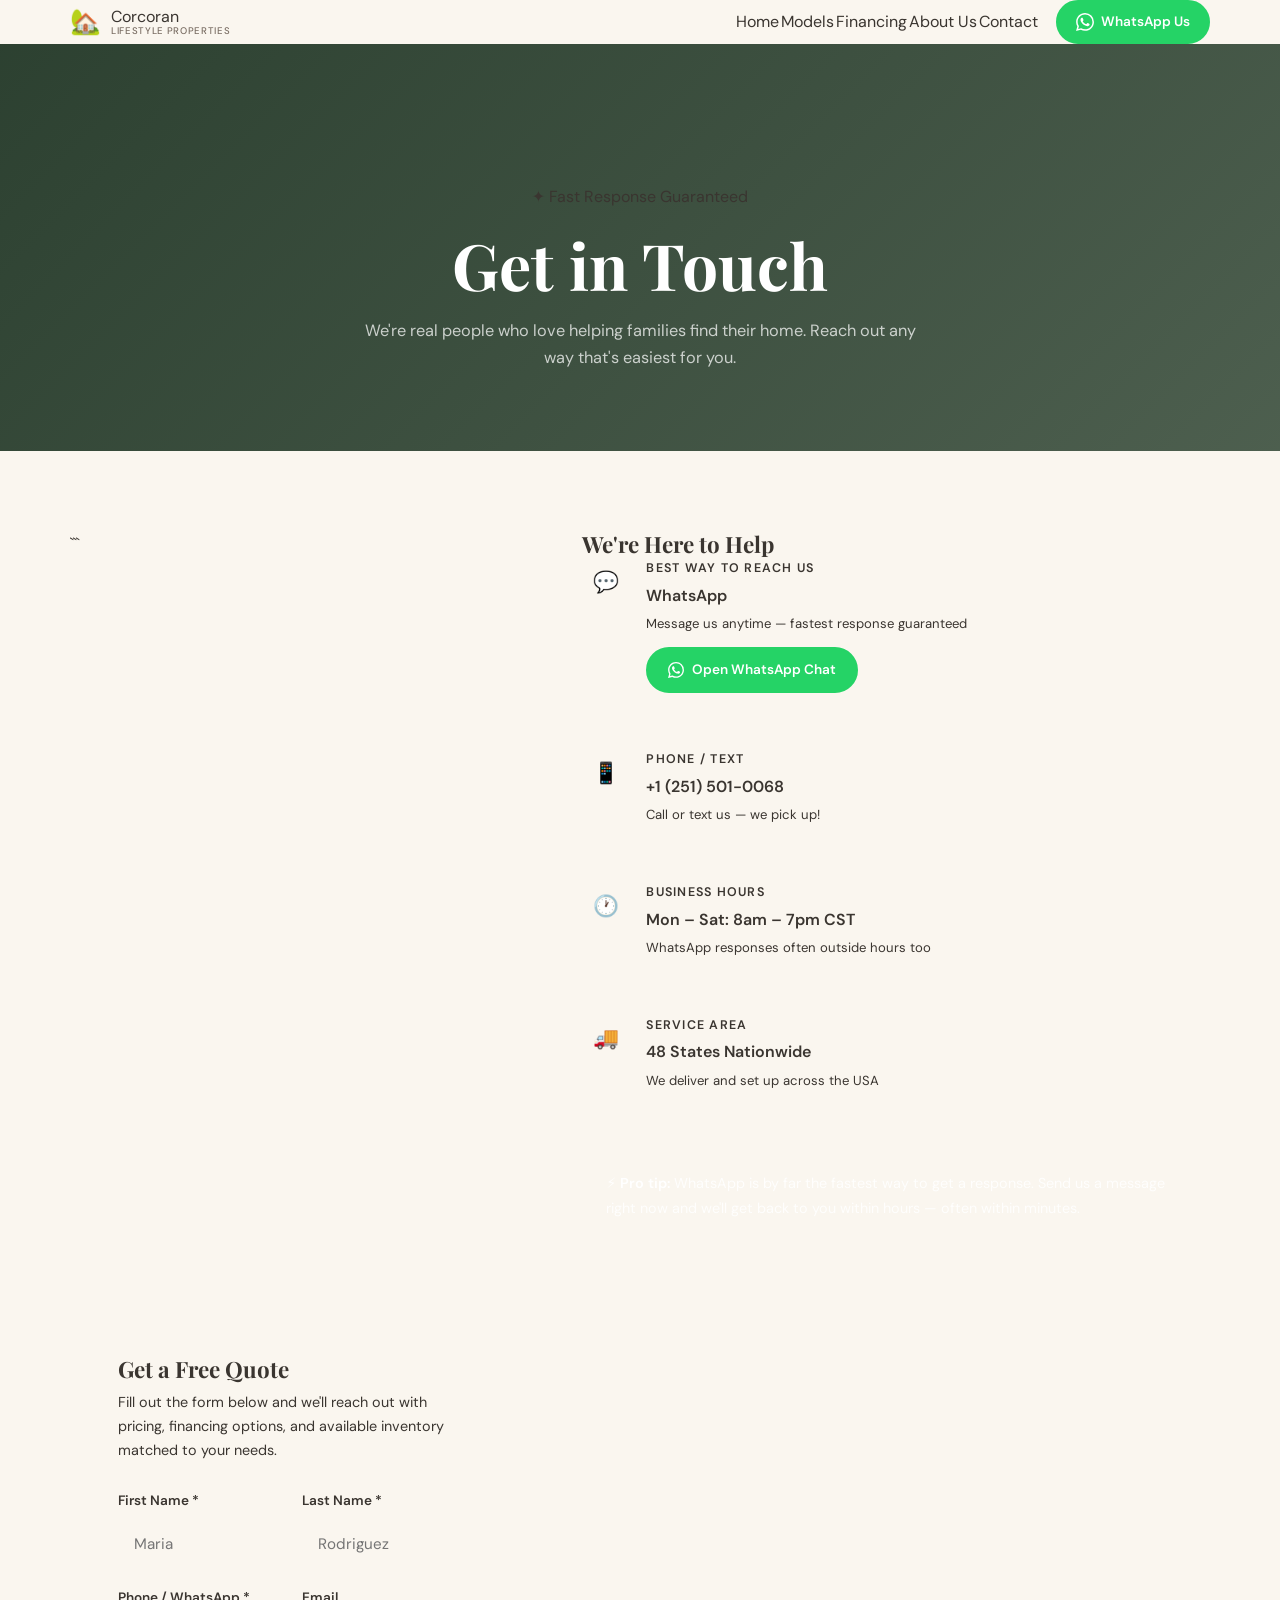
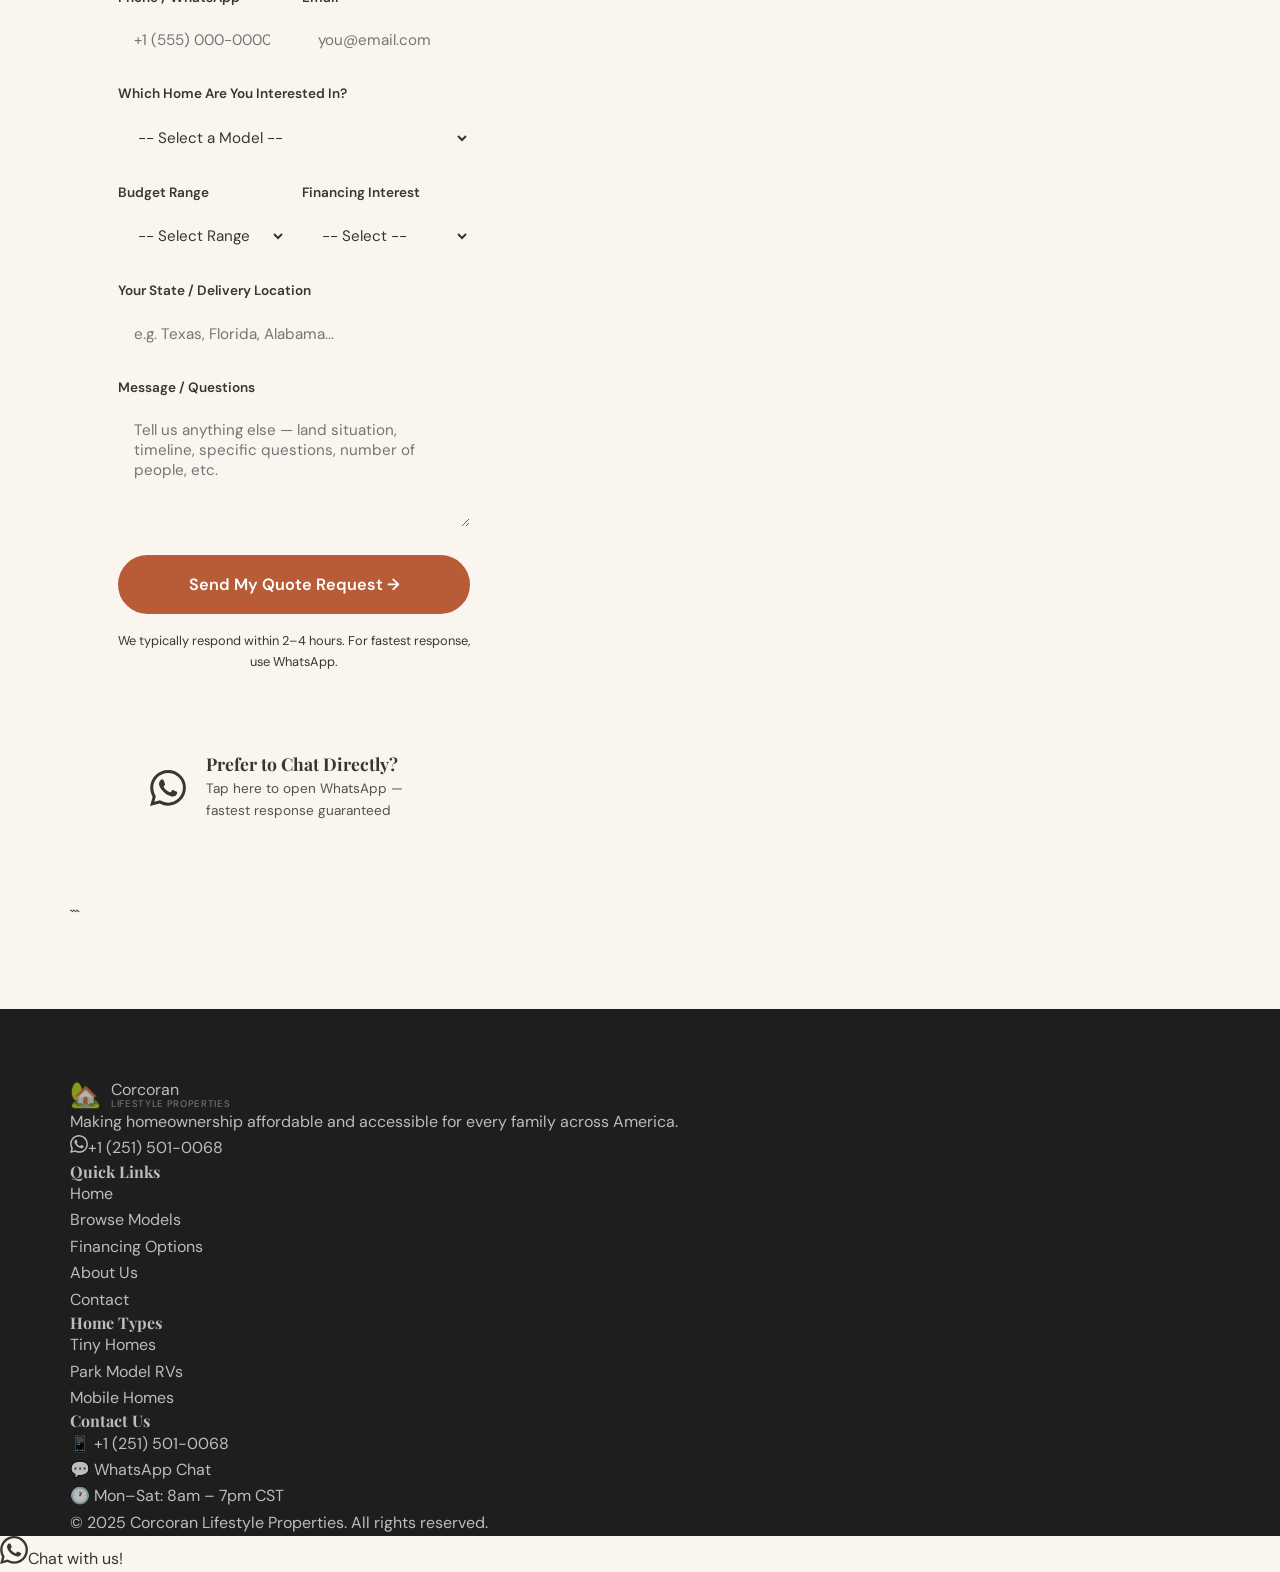
<file: contact.html>
<!DOCTYPE html>

<html lang="en">
<head>
  <meta charset="UTF-8" />
  <meta name="viewport" content="width=device-width, initial-scale=1.0" />
  <title>Contact Us – Corcoran Lifestyle Properties</title>
  <meta name="description" content="Contact Corcoran Lifestyle Properties. Message us on WhatsApp, call, or fill out our quote form. We respond fast." />
  <link rel="preconnect" href="https://fonts.googleapis.com" />
  <link rel="preconnect" href="https://fonts.gstatic.com" crossorigin />
  <link href="https://fonts.googleapis.com/css2?family=Playfair+Display:wght@700;900&family=DM+Sans:wght@300;400;500;600&display=swap" rel="stylesheet" />
  <link rel="stylesheet" href="style.css" />
  <style>
    .contact-layout { display: grid; grid-template-columns: 1fr 1.4fr; gap: 64px; }
    .contact-info h3 { font-size: 1.5rem; margin-bottom: 28px; color: var(--charcoal); }
    .contact-method { display: flex; gap: 16px; align-items: flex-start; margin-bottom: 28px; padding-bottom: 28px; border-bottom: 1px solid var(--sand); }
    .contact-method:last-of-type { border-bottom: none; }
    .cm-icon { width: 48px; height: 48px; border-radius: 12px; background: var(--warm-bg); display: flex; align-items: center; justify-content: center; font-size: 1.3rem; flex-shrink: 0; }
    .cm-label { font-size: 0.78rem; text-transform: uppercase; letter-spacing: 0.1em; color: var(--text-muted); font-weight: 600; }
    .cm-value { font-size: 1rem; color: var(--charcoal); font-weight: 600; margin: 4px 0; }
    .cm-sub { font-size: 0.82rem; color: var(--text-muted); }
    .contact-form-box { background: var(--white); border-radius: var(--radius-lg); padding: 48px; box-shadow: var(--shadow-md); }
    .form-group { margin-bottom: 20px; }
    .form-group label { display: block; font-size: 0.85rem; font-weight: 600; color: var(--charcoal); margin-bottom: 8px; }
    .form-group input, .form-group select, .form-group textarea {
      width: 100%; padding: 13px 16px; border: 2px solid var(--sand); border-radius: 10px; font-family: var(--font-body); font-size: 0.95rem; color: var(--text); background: var(--cream); transition: var(--transition); outline: none;
    }
    .form-group input:focus, .form-group select:focus, .form-group textarea:focus { border-color: var(--clay); background: var(--white); }
    .form-group textarea { resize: vertical; min-height: 120px; }
    .form-row { display: grid; grid-template-columns: 1fr 1fr; gap: 16px; }
    .form-submit { display: flex; flex-direction: column; gap: 16px; }
    .form-note { font-size: 0.8rem; color: var(--text-muted); text-align: center; }
    .wa-contact-big {
      background: var(--wa-green); color: var(--white); border-radius: var(--radius-lg); padding: 32px; display: flex; align-items: center; gap: 20px; margin-top: 32px; transition: var(--transition);
    }
    .wa-contact-big:hover { background: var(--wa-dark); transform: translateY(-2px); }
    .wa-contact-big svg { flex-shrink: 0; }
    .wa-contact-big h4 { font-size: 1.1rem; margin-bottom: 4px; }
    .wa-contact-big p { font-size: 0.85rem; opacity: 0.85; }
    .success-msg { display: none; text-align: center; padding: 32px; }
    .success-msg .success-icon { font-size: 3rem; margin-bottom: 16px; }
    .success-msg h3 { color: var(--forest); margin-bottom: 12px; }
    .success-msg p { color: var(--text-muted); }
    @media (max-width: 900px) { .contact-layout { grid-template-columns: 1fr; } .form-row { grid-template-columns: 1fr; } }
  </style>
</head>
<body>

<header class="nav-header scrolled" id="navbar">
  <div class="nav-inner">
    <a href="index.html" class="logo"><span class="logo-icon">🏡</span><div class="logo-text"><span class="logo-main">Corcoran</span><span class="logo-sub">Lifestyle Properties</span></div></a>
    <nav class="nav-links" id="navLinks">
      <a href="index.html">Home</a><a href="models.html">Models</a><a href="financing.html">Financing</a><a href="about.html">About Us</a><a href="contact.html" class="active">Contact</a>
    </nav>
    <a href="https://wa.me/12515010068" target="_blank" class="btn btn-wa nav-wa"><svg viewBox="0 0 24 24" fill="currentColor" width="18" height="18"><path d="M17.472 14.382c-.297-.149-1.758-.867-2.03-.967-.273-.099-.471-.148-.67.15-.197.297-.767.966-.94 1.164-.173.199-.347.223-.644.075-.297-.15-1.255-.463-2.39-1.475-.883-.788-1.48-1.761-1.653-2.059-.173-.297-.018-.458.13-.606.134-.133.298-.347.446-.52.149-.174.198-.298.298-.497.099-.198.05-.371-.025-.52-.075-.149-.669-1.612-.916-2.207-.242-.579-.487-.5-.669-.51-.173-.008-.371-.01-.57-.01-.198 0-.52.074-.792.372-.272.297-1.04 1.016-1.04 2.479 0 1.462 1.065 2.875 1.213 3.074.149.198 2.096 3.2 5.077 4.487.709.306 1.262.489 1.694.625.712.227 1.36.195 1.871.118.571-.085 1.758-.719 2.006-1.413.248-.694.248-1.289.173-1.413-.074-.124-.272-.198-.57-.347m-5.421 7.403h-.004a9.87 9.87 0 01-5.031-1.378l-.361-.214-3.741.982.998-3.648-.235-.374a9.86 9.86 0 01-1.51-5.26c.001-5.45 4.436-9.884 9.888-9.884 2.64 0 5.122 1.03 6.988 2.898a9.825 9.825 0 012.893 6.994c-.003 5.45-4.437 9.884-9.885 9.884m8.413-18.297A11.815 11.815 0 0012.05 0C5.495 0 .16 5.335.157 11.892c0 2.096.547 4.142 1.588 5.945L.057 24l6.305-1.654a11.882 11.882 0 005.683 1.448h.005c6.554 0 11.89-5.335 11.893-11.893a11.821 11.821 0 00-3.48-8.413z"/></svg>WhatsApp Us</a>
    <button class="hamburger" id="hamburger"><span></span><span></span><span></span></button>
  </div>
</header>

<div class="page-hero">
  <div class="container">
    <div class="hero-badge" style="display:inline-block;margin-bottom:16px;">✦ Fast Response Guaranteed</div>
    <h1>Get in Touch</h1>
    <p>We're real people who love helping families find their home. Reach out any way that's easiest for you.</p>
  </div>
</div>

<section class="section" style="background:var(--warm-bg);">
  <div class="container">
    <div class="contact-layout">

```
  <!-- CONTACT INFO -->
  <div data-aos>
    <h3>We're Here to Help</h3>

    <div class="contact-method">
      <div class="cm-icon">💬</div>
      <div>
        <div class="cm-label">Best Way to Reach Us</div>
        <div class="cm-value">WhatsApp</div>
        <div class="cm-sub">Message us anytime — fastest response guaranteed</div>
        <a href="https://wa.me/12515010068?text=Hi!%20I%27m%20interested%20in%20a%20home%20from%20Corcoran%20Lifestyle%20Properties." target="_blank" class="btn btn-wa" style="margin-top:12px;font-size:0.85rem;padding:10px 20px;">
          <svg viewBox="0 0 24 24" fill="currentColor" width="16" height="16"><path d="M17.472 14.382c-.297-.149-1.758-.867-2.03-.967-.273-.099-.471-.148-.67.15-.197.297-.767.966-.94 1.164-.173.199-.347.223-.644.075-.297-.15-1.255-.463-2.39-1.475-.883-.788-1.48-1.761-1.653-2.059-.173-.297-.018-.458.13-.606.134-.133.298-.347.446-.52.149-.174.198-.298.298-.497.099-.198.05-.371-.025-.52-.075-.149-.669-1.612-.916-2.207-.242-.579-.487-.5-.669-.51-.173-.008-.371-.01-.57-.01-.198 0-.52.074-.792.372-.272.297-1.04 1.016-1.04 2.479 0 1.462 1.065 2.875 1.213 3.074.149.198 2.096 3.2 5.077 4.487.709.306 1.262.489 1.694.625.712.227 1.36.195 1.871.118.571-.085 1.758-.719 2.006-1.413.248-.694.248-1.289.173-1.413-.074-.124-.272-.198-.57-.347m-5.421 7.403h-.004a9.87 9.87 0 01-5.031-1.378l-.361-.214-3.741.982.998-3.648-.235-.374a9.86 9.86 0 01-1.51-5.26c.001-5.45 4.436-9.884 9.888-9.884 2.64 0 5.122 1.03 6.988 2.898a9.825 9.825 0 012.893 6.994c-.003 5.45-4.437 9.884-9.885 9.884m8.413-18.297A11.815 11.815 0 0012.05 0C5.495 0 .16 5.335.157 11.892c0 2.096.547 4.142 1.588 5.945L.057 24l6.305-1.654a11.882 11.882 0 005.683 1.448h.005c6.554 0 11.89-5.335 11.893-11.893a11.821 11.821 0 00-3.48-8.413z"/></svg>
          Open WhatsApp Chat
        </a>
      </div>
    </div>

    <div class="contact-method">
      <div class="cm-icon">📱</div>
      <div>
        <div class="cm-label">Phone / Text</div>
        <div class="cm-value"><a href="tel:+12515010068" style="color:var(--charcoal);">+1 (251) 501-0068</a></div>
        <div class="cm-sub">Call or text us — we pick up!</div>
      </div>
    </div>

    <div class="contact-method">
      <div class="cm-icon">🕐</div>
      <div>
        <div class="cm-label">Business Hours</div>
        <div class="cm-value">Mon – Sat: 8am – 7pm CST</div>
        <div class="cm-sub">WhatsApp responses often outside hours too</div>
      </div>
    </div>

    <div class="contact-method">
      <div class="cm-icon">🚚</div>
      <div>
        <div class="cm-label">Service Area</div>
        <div class="cm-value">48 States Nationwide</div>
        <div class="cm-sub">We deliver and set up across the USA</div>
      </div>
    </div>

    <div style="background:var(--forest);border-radius:var(--radius-lg);padding:24px;margin-top:8px;">
      <p style="color:rgba(255,255,255,0.85);font-size:0.9rem;line-height:1.7;">
        ⚡ <strong style="color:white;">Pro tip:</strong> WhatsApp is by far the fastest way to get a response. Send us a message right now and we'll get back to you within hours — often within minutes.
      </p>
    </div>
  </div>

  <!-- QUOTE FORM -->
  <div class="contact-form-box" data-aos>
    <div id="formContent">
      <h3 style="margin-bottom:8px;">Get a Free Quote</h3>
      <p style="color:var(--text-muted);font-size:0.9rem;margin-bottom:28px;">Fill out the form below and we'll reach out with pricing, financing options, and available inventory matched to your needs.</p>

      <div class="form-row">
        <div class="form-group">
          <label>First Name *</label>
          <input type="text" id="fname" placeholder="Maria" required />
        </div>
        <div class="form-group">
          <label>Last Name *</label>
          <input type="text" id="lname" placeholder="Rodriguez" required />
        </div>
      </div>
      <div class="form-row">
        <div class="form-group">
          <label>Phone / WhatsApp *</label>
          <input type="tel" id="phone" placeholder="+1 (555) 000-0000" required />
        </div>
        <div class="form-group">
          <label>Email</label>
          <input type="email" id="email" placeholder="you@email.com" />
        </div>
      </div>
      <div class="form-group">
        <label>Which Home Are You Interested In?</label>
        <select id="homeModel">
          <option value="">-- Select a Model --</option>
          <option>The Hacienda (Park Model RV)</option>
          <option>The Summit (Tiny Home)</option>
          <option>Dream Dwelling / Tannehill (Tiny Home)</option>
          <option>Sedona (Mobile Home)</option>
          <option>Grand Haven 2 (Mobile Home)</option>
          <option>Used / Pre-Owned Home</option>
          <option>Not Sure – Help Me Choose</option>
        </select>
      </div>
      <div class="form-row">
        <div class="form-group">
          <label>Budget Range</label>
          <select id="budget">
            <option value="">-- Select Range --</option>
            <option>Under $30,000</option>
            <option>$30,000 – $50,000</option>
            <option>$50,000 – $75,000</option>
            <option>$75,000 – $100,000</option>
            <option>Over $100,000</option>
          </select>
        </div>
        <div class="form-group">
          <label>Financing Interest</label>
          <select id="financing">
            <option value="">-- Select --</option>
            <option>Seller Financing</option>
            <option>Rent-to-Own</option>
            <option>Cash Purchase</option>
            <option>Third-Party Loan</option>
            <option>Not Sure</option>
          </select>
        </div>
      </div>
      <div class="form-group">
        <label>Your State / Delivery Location</label>
        <input type="text" id="state" placeholder="e.g. Texas, Florida, Alabama..." />
      </div>
      <div class="form-group">
        <label>Message / Questions</label>
        <textarea id="message" placeholder="Tell us anything else — land situation, timeline, specific questions, number of people, etc."></textarea>
      </div>
      <div class="form-submit">
        <button class="btn btn-primary btn-lg" onclick="submitForm()">Send My Quote Request →</button>
        <p class="form-note">We typically respond within 2–4 hours. For fastest response, use WhatsApp.</p>
        <a href="https://wa.me/12515010068?text=Hi!%20I%27d%20like%20to%20get%20a%20quote%20for%20a%20home." target="_blank" class="wa-contact-big">
          <svg viewBox="0 0 24 24" fill="currentColor" width="36" height="36"><path d="M17.472 14.382c-.297-.149-1.758-.867-2.03-.967-.273-.099-.471-.148-.67.15-.197.297-.767.966-.94 1.164-.173.199-.347.223-.644.075-.297-.15-1.255-.463-2.39-1.475-.883-.788-1.48-1.761-1.653-2.059-.173-.297-.018-.458.13-.606.134-.133.298-.347.446-.52.149-.174.198-.298.298-.497.099-.198.05-.371-.025-.52-.075-.149-.669-1.612-.916-2.207-.242-.579-.487-.5-.669-.51-.173-.008-.371-.01-.57-.01-.198 0-.52.074-.792.372-.272.297-1.04 1.016-1.04 2.479 0 1.462 1.065 2.875 1.213 3.074.149.198 2.096 3.2 5.077 4.487.709.306 1.262.489 1.694.625.712.227 1.36.195 1.871.118.571-.085 1.758-.719 2.006-1.413.248-.694.248-1.289.173-1.413-.074-.124-.272-.198-.57-.347m-5.421 7.403h-.004a9.87 9.87 0 01-5.031-1.378l-.361-.214-3.741.982.998-3.648-.235-.374a9.86 9.86 0 01-1.51-5.26c.001-5.45 4.436-9.884 9.888-9.884 2.64 0 5.122 1.03 6.988 2.898a9.825 9.825 0 012.893 6.994c-.003 5.45-4.437 9.884-9.885 9.884m8.413-18.297A11.815 11.815 0 0012.05 0C5.495 0 .16 5.335.157 11.892c0 2.096.547 4.142 1.588 5.945L.057 24l6.305-1.654a11.882 11.882 0 005.683 1.448h.005c6.554 0 11.89-5.335 11.893-11.893a11.821 11.821 0 00-3.48-8.413z"/></svg>
          <div>
            <h4>Prefer to Chat Directly?</h4>
            <p>Tap here to open WhatsApp — fastest response guaranteed</p>
          </div>
        </a>
      </div>
    </div>
    <div class="success-msg" id="successMsg">
      <div class="success-icon">🎉</div>
      <h3>Your Request Is Sent!</h3>
      <p>We'll be in touch within a few hours. For the fastest response, also message us on WhatsApp!</p>
      <a href="https://wa.me/12515010068?text=Hi!%20I%20just%20filled%20out%20your%20quote%20form%20and%20wanted%20to%20follow%20up%20on%20WhatsApp." target="_blank" class="btn btn-wa" style="margin-top:24px;">Open WhatsApp Chat</a>
    </div>
  </div>

</div>
```

  </div>
</section>

<footer class="footer">
  <div class="container">
    <div class="footer-grid">
      <div class="footer-brand"><a href="index.html" class="logo"><span class="logo-icon">🏡</span><div class="logo-text"><span class="logo-main">Corcoran</span><span class="logo-sub">Lifestyle Properties</span></div></a><p>Making homeownership affordable and accessible for every family across America.</p><a href="https://wa.me/12515010068" target="_blank" class="footer-wa"><svg viewBox="0 0 24 24" fill="currentColor" width="18" height="18"><path d="M17.472 14.382c-.297-.149-1.758-.867-2.03-.967-.273-.099-.471-.148-.67.15-.197.297-.767.966-.94 1.164-.173.199-.347.223-.644.075-.297-.15-1.255-.463-2.39-1.475-.883-.788-1.48-1.761-1.653-2.059-.173-.297-.018-.458.13-.606.134-.133.298-.347.446-.52.149-.174.198-.298.298-.497.099-.198.05-.371-.025-.52-.075-.149-.669-1.612-.916-2.207-.242-.579-.487-.5-.669-.51-.173-.008-.371-.01-.57-.01-.198 0-.52.074-.792.372-.272.297-1.04 1.016-1.04 2.479 0 1.462 1.065 2.875 1.213 3.074.149.198 2.096 3.2 5.077 4.487.709.306 1.262.489 1.694.625.712.227 1.36.195 1.871.118.571-.085 1.758-.719 2.006-1.413.248-.694.248-1.289.173-1.413-.074-.124-.272-.198-.57-.347m-5.421 7.403h-.004a9.87 9.87 0 01-5.031-1.378l-.361-.214-3.741.982.998-3.648-.235-.374a9.86 9.86 0 01-1.51-5.26c.001-5.45 4.436-9.884 9.888-9.884 2.64 0 5.122 1.03 6.988 2.898a9.825 9.825 0 012.893 6.994c-.003 5.45-4.437 9.884-9.885 9.884m8.413-18.297A11.815 11.815 0 0012.05 0C5.495 0 .16 5.335.157 11.892c0 2.096.547 4.142 1.588 5.945L.057 24l6.305-1.654a11.882 11.882 0 005.683 1.448h.005c6.554 0 11.89-5.335 11.893-11.893a11.821 11.821 0 00-3.48-8.413z"/></svg>+1 (251) 501-0068</a></div>
      <div class="footer-links"><h4>Quick Links</h4><ul><li><a href="index.html">Home</a></li><li><a href="models.html">Browse Models</a></li><li><a href="financing.html">Financing Options</a></li><li><a href="about.html">About Us</a></li><li><a href="contact.html">Contact</a></li></ul></div>
      <div class="footer-links"><h4>Home Types</h4><ul><li><a href="models.html">Tiny Homes</a></li><li><a href="models.html">Park Model RVs</a></li><li><a href="models.html">Mobile Homes</a></li></ul></div>
      <div class="footer-contact"><h4>Contact Us</h4><p>📱 <a href="tel:+12515010068">+1 (251) 501-0068</a></p><p>💬 <a href="https://wa.me/12515010068" target="_blank">WhatsApp Chat</a></p><p>🕐 Mon–Sat: 8am – 7pm CST</p></div>
    </div>
    <div class="footer-bottom"><p>© 2025 Corcoran Lifestyle Properties. All rights reserved.</p></div>
  </div>
</footer>

<a href="https://wa.me/12515010068" target="_blank" class="wa-float"><svg viewBox="0 0 24 24" fill="currentColor" width="28" height="28"><path d="M17.472 14.382c-.297-.149-1.758-.867-2.03-.967-.273-.099-.471-.148-.67.15-.197.297-.767.966-.94 1.164-.173.199-.347.223-.644.075-.297-.15-1.255-.463-2.39-1.475-.883-.788-1.48-1.761-1.653-2.059-.173-.297-.018-.458.13-.606.134-.133.298-.347.446-.52.149-.174.198-.298.298-.497.099-.198.05-.371-.025-.52-.075-.149-.669-1.612-.916-2.207-.242-.579-.487-.5-.669-.51-.173-.008-.371-.01-.57-.01-.198 0-.52.074-.792.372-.272.297-1.04 1.016-1.04 2.479 0 1.462 1.065 2.875 1.213 3.074.149.198 2.096 3.2 5.077 4.487.709.306 1.262.489 1.694.625.712.227 1.36.195 1.871.118.571-.085 1.758-.719 2.006-1.413.248-.694.248-1.289.173-1.413-.074-.124-.272-.198-.57-.347m-5.421 7.403h-.004a9.87 9.87 0 01-5.031-1.378l-.361-.214-3.741.982.998-3.648-.235-.374a9.86 9.86 0 01-1.51-5.26c.001-5.45 4.436-9.884 9.888-9.884 2.64 0 5.122 1.03 6.988 2.898a9.825 9.825 0 012.893 6.994c-.003 5.45-4.437 9.884-9.885 9.884m8.413-18.297A11.815 11.815 0 0012.05 0C5.495 0 .16 5.335.157 11.892c0 2.096.547 4.142 1.588 5.945L.057 24l6.305-1.654a11.882 11.882 0 005.683 1.448h.005c6.554 0 11.89-5.335 11.893-11.893a11.821 11.821 0 00-3.48-8.413z"/></svg><span class="wa-float-tooltip">Chat with us!</span></a>

<script src="main.js"></script>

<script>
function submitForm() {
  const name = document.getElementById('fname').value;
  const phone = document.getElementById('phone').value;
  if (!name || !phone) { alert('Please fill in your name and phone number so we can reach you!'); return; }
  // Build a WhatsApp message with their details
  const model = document.getElementById('homeModel').value || 'Not specified';
  const budget = document.getElementById('budget').value || 'Not specified';
  const state = document.getElementById('state').value || 'Not specified';
  const msg = document.getElementById('message').value || '';
  const waText = `Hi! I submitted a quote request from your website.%0AName: ${encodeURIComponent(name)}%0APhone: ${encodeURIComponent(phone)}%0AModel: ${encodeURIComponent(model)}%0ABudget: ${encodeURIComponent(budget)}%0AState: ${encodeURIComponent(state)}%0AMessage: ${encodeURIComponent(msg)}`;
  document.getElementById('formContent').style.display = 'none';
  document.getElementById('successMsg').style.display = 'block';
  // Open WhatsApp with prefilled message
  setTimeout(() => { window.open(`https://wa.me/12515010068?text=${waText}`, '_blank'); }, 800);
}
</script>

</body>
</html>
</file>
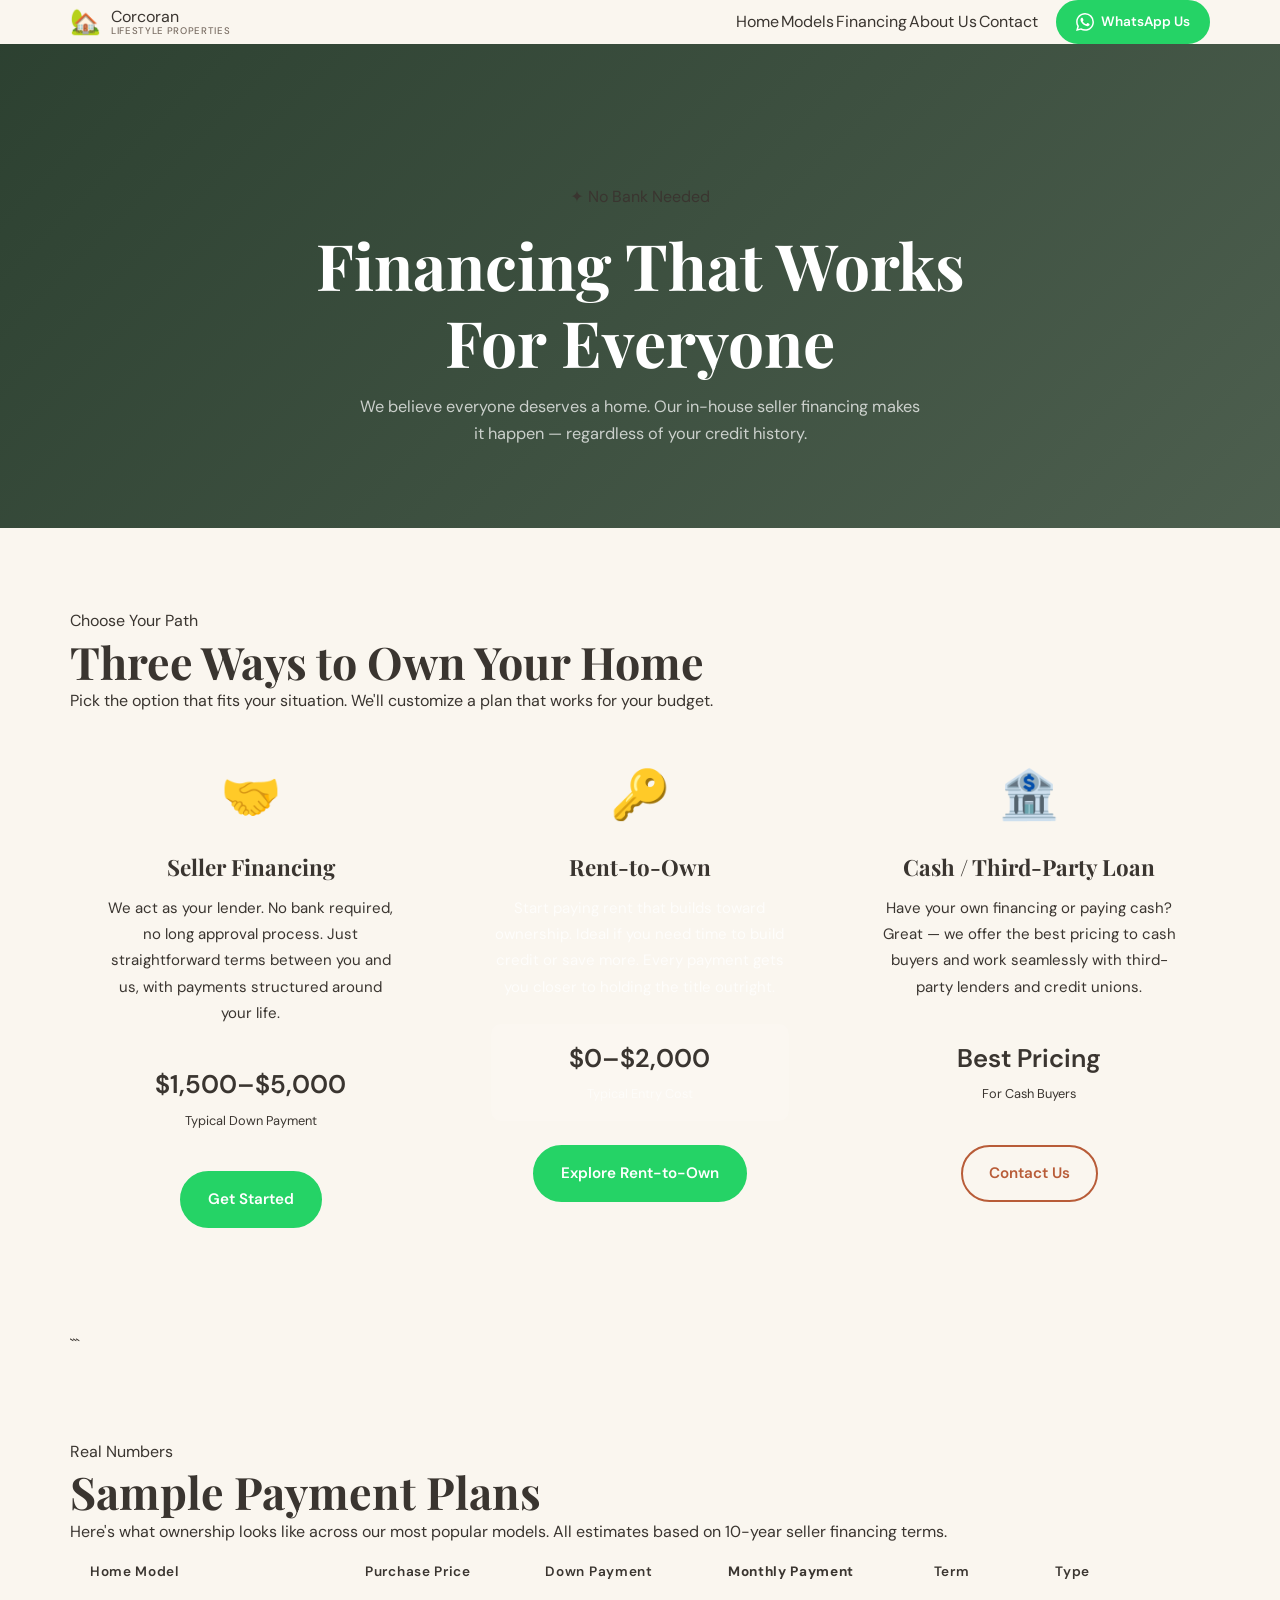
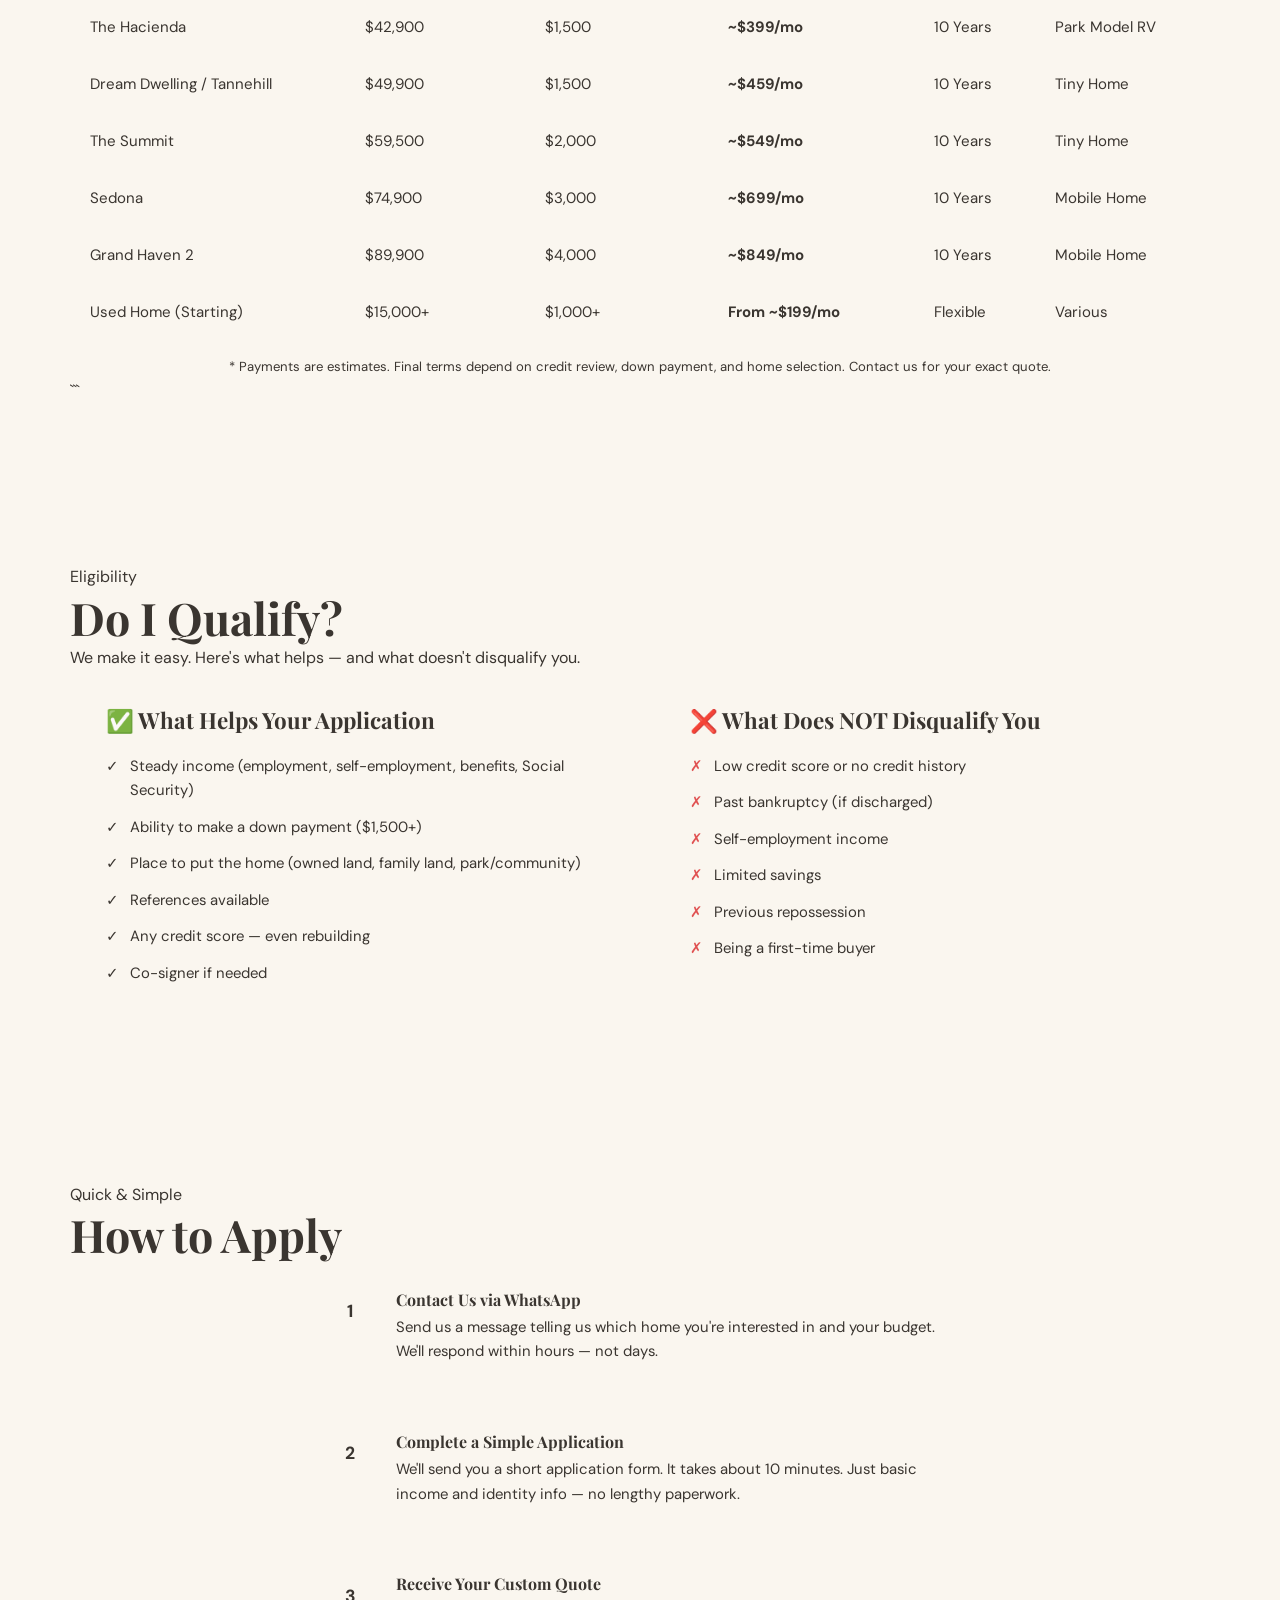
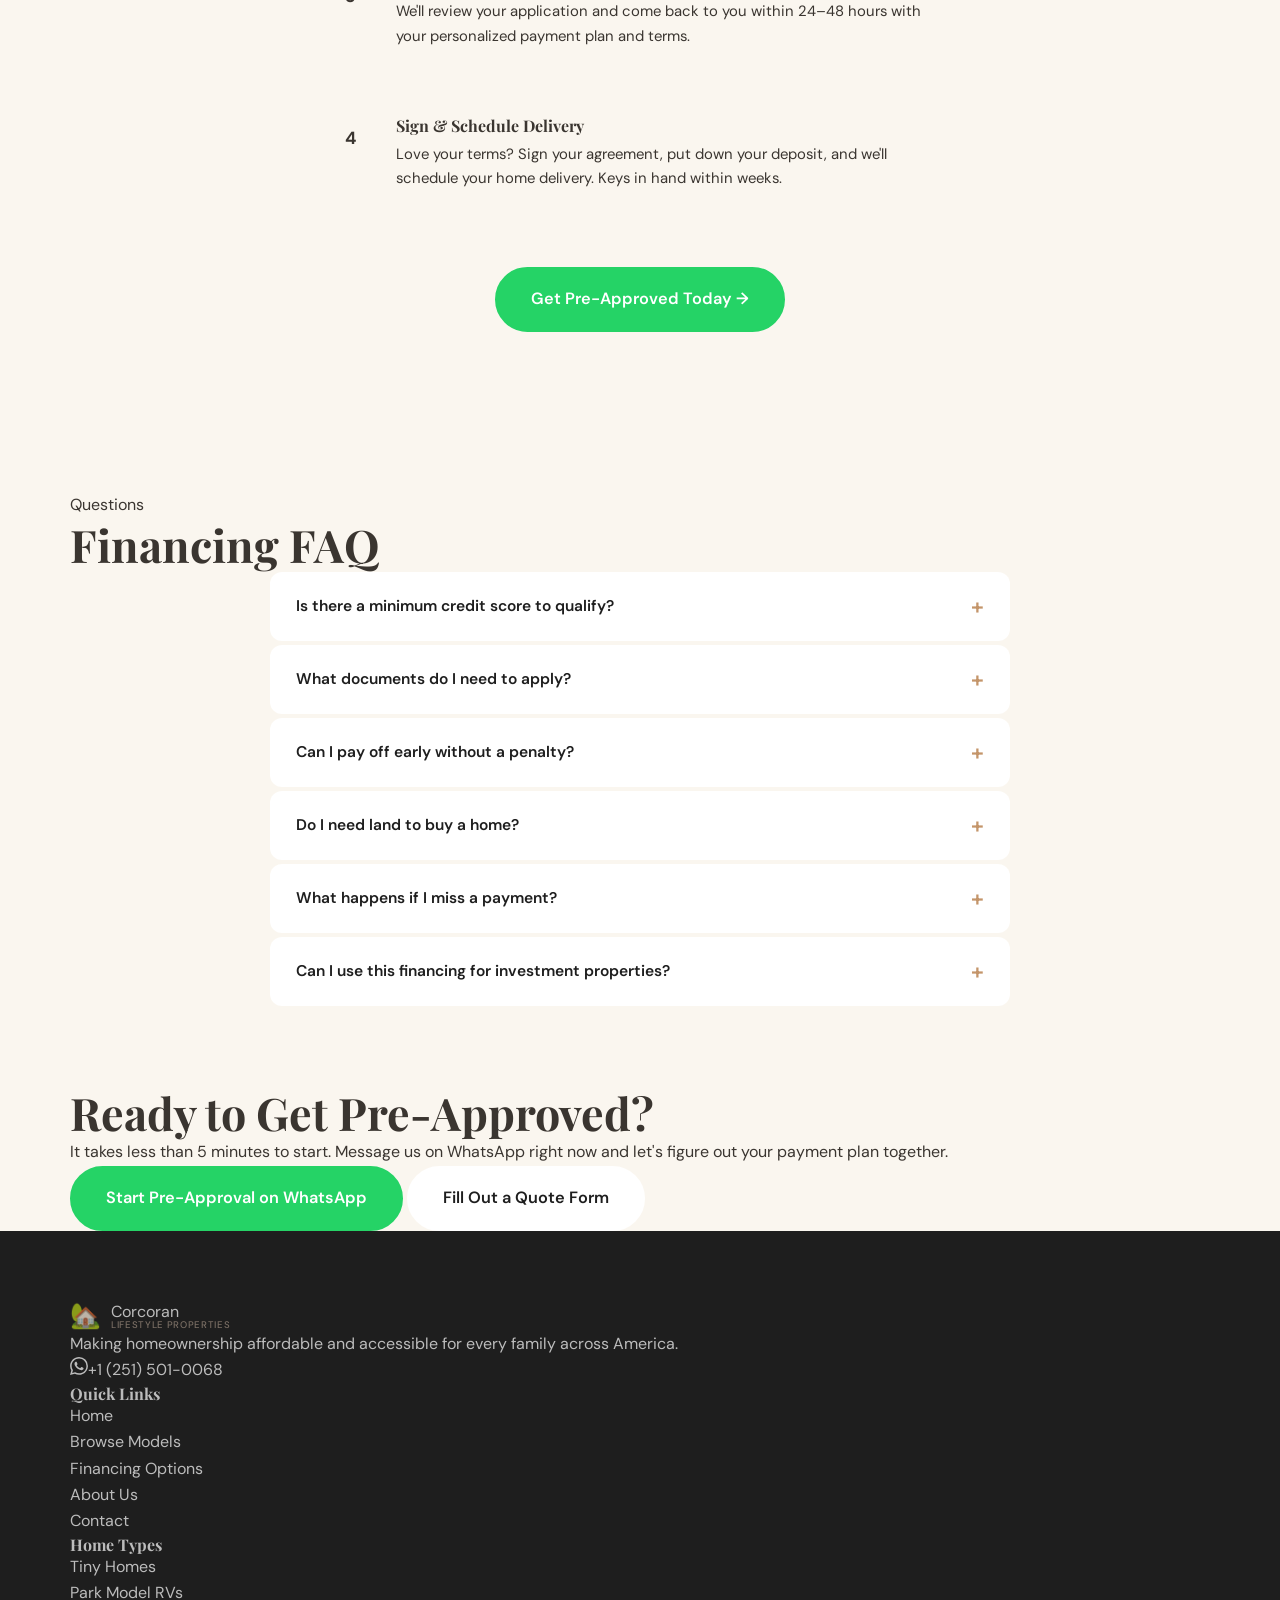
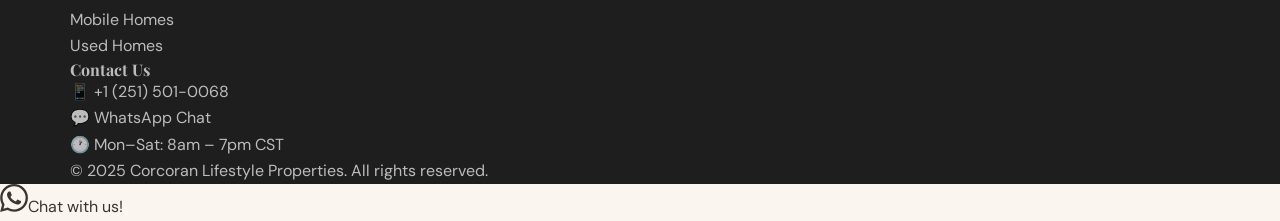
<file: financing.html>
<!DOCTYPE html>

<html lang="en">
<head>
  <meta charset="UTF-8" />
  <meta name="viewport" content="width=device-width, initial-scale=1.0" />
  <title>Financing Options – Corcoran Lifestyle Properties</title>
  <meta name="description" content="Seller financing, rent-to-own, and low down payment options for tiny homes and mobile homes. No perfect credit required. Get pre-approved today." />
  <link rel="preconnect" href="https://fonts.googleapis.com" />
  <link rel="preconnect" href="https://fonts.gstatic.com" crossorigin />
  <link href="https://fonts.googleapis.com/css2?family=Playfair+Display:wght@700;900&family=DM+Sans:wght@300;400;500;600&display=swap" rel="stylesheet" />
  <link rel="stylesheet" href="style.css" />
  <style>
    .finance-options-grid { display: grid; grid-template-columns: repeat(auto-fit, minmax(300px, 1fr)); gap: 28px; margin-bottom: 64px; }
    .fo-card { background: var(--white); border-radius: var(--radius-lg); padding: 40px 32px; box-shadow: var(--shadow-sm); text-align: center; transition: var(--transition); }
    .fo-card:hover { box-shadow: var(--shadow-lg); transform: translateY(-4px); }
    .fo-icon { font-size: 3rem; margin-bottom: 20px; }
    .fo-card h3 { margin-bottom: 14px; color: var(--charcoal); }
    .fo-card p { color: var(--text-muted); font-size: 0.94rem; line-height: 1.75; margin-bottom: 24px; }
    .fo-card .fo-highlight { background: var(--warm-bg); border-radius: 10px; padding: 14px; margin-bottom: 24px; }
    .fo-highlight strong { display: block; font-family: var(--font-display); font-size: 1.6rem; color: var(--forest); }
    .fo-highlight span { font-size: 0.8rem; color: var(--text-muted); }
    .fo-card.featured { background: linear-gradient(135deg, var(--forest) 0%, var(--dark-green) 100%); }
    .fo-card.featured h3, .fo-card.featured p { color: var(--white); }
    .fo-card.featured p { color: rgba(255,255,255,0.75); }
    .fo-card.featured .fo-highlight { background: rgba(255,255,255,0.12); }
    .fo-card.featured .fo-highlight strong { color: var(--gold); }
    .fo-card.featured .fo-highlight span { color: rgba(255,255,255,0.6); }
    .steps-apply { counter-reset: step; }
    .apply-step { display: flex; gap: 24px; align-items: flex-start; padding: 28px; background: var(--white); border-radius: var(--radius); margin-bottom: 12px; box-shadow: var(--shadow-sm); }
    .apply-num { width: 44px; height: 44px; background: var(--rust); color: var(--white); border-radius: 50%; display: flex; align-items: center; justify-content: center; font-family: var(--font-display); font-size: 1.1rem; font-weight: 700; flex-shrink: 0; }
    .apply-step h4 { margin-bottom: 6px; color: var(--charcoal); }
    .apply-step p { color: var(--text-muted); font-size: 0.93rem; line-height: 1.65; }
    .qualify-grid { display: grid; grid-template-columns: 1fr 1fr; gap: 28px; }
    .qualify-box { background: var(--white); border-radius: var(--radius-lg); padding: 36px; box-shadow: var(--shadow-sm); }
    .qualify-box h3 { margin-bottom: 20px; color: var(--charcoal); }
    .qualify-list { display: flex; flex-direction: column; gap: 12px; }
    .qualify-list li { display: flex; gap: 12px; font-size: 0.93rem; color: var(--text); }
    .qualify-check { color: var(--forest); font-weight: 700; flex-shrink: 0; }
    .qualify-x { color: #e05252; font-weight: 700; flex-shrink: 0; }
    .payment-table { width: 100%; border-collapse: collapse; background: var(--white); border-radius: var(--radius-lg); overflow: hidden; box-shadow: var(--shadow-sm); }
    .payment-table th { background: var(--forest); color: var(--white); padding: 16px 20px; text-align: left; font-size: 0.85rem; font-weight: 600; letter-spacing: 0.05em; }
    .payment-table td { padding: 16px 20px; border-bottom: 1px solid var(--sand); font-size: 0.94rem; color: var(--text); }
    .payment-table tr:last-child td { border-bottom: none; }
    .payment-table tr:nth-child(even) td { background: var(--warm-bg); }
    .payment-table .highlight-col { font-weight: 700; color: var(--forest); }
    @media (max-width: 768px) { .qualify-grid { grid-template-columns: 1fr; } }
  </style>
</head>
<body>

<header class="nav-header scrolled" id="navbar">
  <div class="nav-inner">
    <a href="index.html" class="logo"><span class="logo-icon">🏡</span><div class="logo-text"><span class="logo-main">Corcoran</span><span class="logo-sub">Lifestyle Properties</span></div></a>
    <nav class="nav-links" id="navLinks">
      <a href="index.html">Home</a>
      <a href="models.html">Models</a>
      <a href="financing.html" class="active">Financing</a>
      <a href="about.html">About Us</a>
      <a href="contact.html">Contact</a>
    </nav>
    <a href="https://wa.me/12515010068" target="_blank" class="btn btn-wa nav-wa"><svg viewBox="0 0 24 24" fill="currentColor" width="18" height="18"><path d="M17.472 14.382c-.297-.149-1.758-.867-2.03-.967-.273-.099-.471-.148-.67.15-.197.297-.767.966-.94 1.164-.173.199-.347.223-.644.075-.297-.15-1.255-.463-2.39-1.475-.883-.788-1.48-1.761-1.653-2.059-.173-.297-.018-.458.13-.606.134-.133.298-.347.446-.52.149-.174.198-.298.298-.497.099-.198.05-.371-.025-.52-.075-.149-.669-1.612-.916-2.207-.242-.579-.487-.5-.669-.51-.173-.008-.371-.01-.57-.01-.198 0-.52.074-.792.372-.272.297-1.04 1.016-1.04 2.479 0 1.462 1.065 2.875 1.213 3.074.149.198 2.096 3.2 5.077 4.487.709.306 1.262.489 1.694.625.712.227 1.36.195 1.871.118.571-.085 1.758-.719 2.006-1.413.248-.694.248-1.289.173-1.413-.074-.124-.272-.198-.57-.347m-5.421 7.403h-.004a9.87 9.87 0 01-5.031-1.378l-.361-.214-3.741.982.998-3.648-.235-.374a9.86 9.86 0 01-1.51-5.26c.001-5.45 4.436-9.884 9.888-9.884 2.64 0 5.122 1.03 6.988 2.898a9.825 9.825 0 012.893 6.994c-.003 5.45-4.437 9.884-9.885 9.884m8.413-18.297A11.815 11.815 0 0012.05 0C5.495 0 .16 5.335.157 11.892c0 2.096.547 4.142 1.588 5.945L.057 24l6.305-1.654a11.882 11.882 0 005.683 1.448h.005c6.554 0 11.89-5.335 11.893-11.893a11.821 11.821 0 00-3.48-8.413z"/></svg>WhatsApp Us</a>
    <button class="hamburger" id="hamburger"><span></span><span></span><span></span></button>
  </div>
</header>

<div class="page-hero">
  <div class="container">
    <div class="hero-badge" style="display:inline-block;margin-bottom:16px;">✦ No Bank Needed</div>
    <h1>Financing That Works<br>For Everyone</h1>
    <p>We believe everyone deserves a home. Our in-house seller financing makes it happen — regardless of your credit history.</p>
  </div>
</div>

<!-- FINANCING OPTIONS -->

<section class="section" style="background:var(--warm-bg);">
  <div class="container">
    <div class="section-header">
      <div class="section-tag">Choose Your Path</div>
      <h2 class="section-title">Three Ways to Own Your Home</h2>
      <p class="section-sub">Pick the option that fits your situation. We'll customize a plan that works for your budget.</p>
    </div>
    <div class="finance-options-grid">
      <div class="fo-card" data-aos>
        <div class="fo-icon">🤝</div>
        <h3>Seller Financing</h3>
        <p>We act as your lender. No bank required, no long approval process. Just straightforward terms between you and us, with payments structured around your life.</p>
        <div class="fo-highlight"><strong>$1,500–$5,000</strong><span>Typical Down Payment</span></div>
        <a href="https://wa.me/12515010068?text=Hi!%20I%27d%20like%20to%20learn%20more%20about%20seller%20financing." target="_blank" class="btn btn-wa w-full">Get Started</a>
      </div>
      <div class="fo-card featured" data-aos>
        <div class="fo-icon">🔑</div>
        <h3>Rent-to-Own</h3>
        <p>Start paying rent that builds toward ownership. Ideal if you need time to build credit or save more. Every payment gets you closer to holding the title outright.</p>
        <div class="fo-highlight"><strong>$0–$2,000</strong><span>Typical Entry Cost</span></div>
        <a href="https://wa.me/12515010068?text=Hi!%20I%27d%20like%20to%20learn%20more%20about%20rent-to-own." target="_blank" class="btn btn-wa w-full">Explore Rent-to-Own</a>
      </div>
      <div class="fo-card" data-aos>
        <div class="fo-icon">🏦</div>
        <h3>Cash / Third-Party Loan</h3>
        <p>Have your own financing or paying cash? Great — we offer the best pricing to cash buyers and work seamlessly with third-party lenders and credit unions.</p>
        <div class="fo-highlight"><strong>Best Pricing</strong><span>For Cash Buyers</span></div>
        <a href="contact.html" class="btn btn-outline w-full">Contact Us</a>
      </div>
    </div>

```
<!-- Payment Examples Table -->
<div class="section-header" style="margin-top:80px;">
  <div class="section-tag">Real Numbers</div>
  <h2 class="section-title">Sample Payment Plans</h2>
  <p class="section-sub">Here's what ownership looks like across our most popular models. All estimates based on 10-year seller financing terms.</p>
</div>
<div style="overflow-x:auto;">
  <table class="payment-table">
    <thead>
      <tr>
        <th>Home Model</th>
        <th>Purchase Price</th>
        <th>Down Payment</th>
        <th class="highlight-col">Monthly Payment</th>
        <th>Term</th>
        <th>Type</th>
      </tr>
    </thead>
    <tbody>
      <tr><td>The Hacienda</td><td>$42,900</td><td>$1,500</td><td class="highlight-col">~$399/mo</td><td>10 Years</td><td>Park Model RV</td></tr>
      <tr><td>Dream Dwelling / Tannehill</td><td>$49,900</td><td>$1,500</td><td class="highlight-col">~$459/mo</td><td>10 Years</td><td>Tiny Home</td></tr>
      <tr><td>The Summit</td><td>$59,500</td><td>$2,000</td><td class="highlight-col">~$549/mo</td><td>10 Years</td><td>Tiny Home</td></tr>
      <tr><td>Sedona</td><td>$74,900</td><td>$3,000</td><td class="highlight-col">~$699/mo</td><td>10 Years</td><td>Mobile Home</td></tr>
      <tr><td>Grand Haven 2</td><td>$89,900</td><td>$4,000</td><td class="highlight-col">~$849/mo</td><td>10 Years</td><td>Mobile Home</td></tr>
      <tr><td>Used Home (Starting)</td><td>$15,000+</td><td>$1,000+</td><td class="highlight-col">From ~$199/mo</td><td>Flexible</td><td>Various</td></tr>
    </tbody>
  </table>
</div>
<p style="text-align:center;color:var(--text-muted);font-size:0.82rem;margin-top:16px;">* Payments are estimates. Final terms depend on credit review, down payment, and home selection. Contact us for your exact quote.</p>
```

  </div>
</section>

<!-- DO I QUALIFY -->

<section class="section" style="background:var(--cream);">
  <div class="container">
    <div class="section-header">
      <div class="section-tag">Eligibility</div>
      <h2 class="section-title">Do I Qualify?</h2>
      <p class="section-sub">We make it easy. Here's what helps — and what doesn't disqualify you.</p>
    </div>
    <div class="qualify-grid">
      <div class="qualify-box" data-aos>
        <h3>✅ What Helps Your Application</h3>
        <ul class="qualify-list">
          <li><span class="qualify-check">✓</span> Steady income (employment, self-employment, benefits, Social Security)</li>
          <li><span class="qualify-check">✓</span> Ability to make a down payment ($1,500+)</li>
          <li><span class="qualify-check">✓</span> Place to put the home (owned land, family land, park/community)</li>
          <li><span class="qualify-check">✓</span> References available</li>
          <li><span class="qualify-check">✓</span> Any credit score — even rebuilding</li>
          <li><span class="qualify-check">✓</span> Co-signer if needed</li>
        </ul>
      </div>
      <div class="qualify-box" data-aos>
        <h3>❌ What Does NOT Disqualify You</h3>
        <ul class="qualify-list">
          <li><span class="qualify-x">✗</span> Low credit score or no credit history</li>
          <li><span class="qualify-x">✗</span> Past bankruptcy (if discharged)</li>
          <li><span class="qualify-x">✗</span> Self-employment income</li>
          <li><span class="qualify-x">✗</span> Limited savings</li>
          <li><span class="qualify-x">✗</span> Previous repossession</li>
          <li><span class="qualify-x">✗</span> Being a first-time buyer</li>
        </ul>
      </div>
    </div>
  </div>
</section>

<!-- HOW TO APPLY -->

<section class="section" style="background:var(--warm-bg);">
  <div class="container">
    <div class="section-header">
      <div class="section-tag">Quick & Simple</div>
      <h2 class="section-title">How to Apply</h2>
    </div>
    <div style="max-width:680px;margin:0 auto;" class="steps-apply">
      <div class="apply-step" data-aos>
        <div class="apply-num">1</div>
        <div><h4>Contact Us via WhatsApp</h4><p>Send us a message telling us which home you're interested in and your budget. We'll respond within hours — not days.</p></div>
      </div>
      <div class="apply-step" data-aos>
        <div class="apply-num">2</div>
        <div><h4>Complete a Simple Application</h4><p>We'll send you a short application form. It takes about 10 minutes. Just basic income and identity info — no lengthy paperwork.</p></div>
      </div>
      <div class="apply-step" data-aos>
        <div class="apply-num">3</div>
        <div><h4>Receive Your Custom Quote</h4><p>We'll review your application and come back to you within 24–48 hours with your personalized payment plan and terms.</p></div>
      </div>
      <div class="apply-step" data-aos>
        <div class="apply-num">4</div>
        <div><h4>Sign & Schedule Delivery</h4><p>Love your terms? Sign your agreement, put down your deposit, and we'll schedule your home delivery. Keys in hand within weeks.</p></div>
      </div>
    </div>
    <div style="text-align:center;margin-top:48px;">
      <a href="https://wa.me/12515010068?text=Hi!%20I%27d%20like%20to%20get%20pre-approved%20for%20a%20home." target="_blank" class="btn btn-wa btn-lg">Get Pre-Approved Today →</a>
    </div>
  </div>
</section>

<!-- FAQ -->

<section class="section faq-section">
  <div class="container">
    <div class="section-header">
      <div class="section-tag">Questions</div>
      <h2 class="section-title">Financing FAQ</h2>
    </div>
    <div class="faq-list">
      <div class="faq-item">
        <button class="faq-q">Is there a minimum credit score to qualify?</button>
        <div class="faq-a">No minimum credit score is required for seller financing. We look at your overall financial picture — income, stability, and down payment ability — rather than just a number. All credit situations are considered.</div>
      </div>
      <div class="faq-item">
        <button class="faq-q">What documents do I need to apply?</button>
        <div class="faq-a">Typically: proof of income (pay stubs, bank statements, or tax returns for self-employed), a valid government ID, and information about where you plan to place the home. We keep it simple.</div>
      </div>
      <div class="faq-item">
        <button class="faq-q">Can I pay off early without a penalty?</button>
        <div class="faq-a">Yes! We encourage early payoff. There are no prepayment penalties on our seller financing agreements. Pay ahead and save on interest.</div>
      </div>
      <div class="faq-item">
        <button class="faq-q">Do I need land to buy a home?</button>
        <div class="faq-a">Not necessarily. We can help you place a home in a park or community if you don't own land. If you do own land, even better — we'll deliver and set up your home there. We can also help you think through land options.</div>
      </div>
      <div class="faq-item">
        <button class="faq-q">What happens if I miss a payment?</button>
        <div class="faq-a">We are people-first. If you're going through a tough time, communicate with us early. We work with our buyers — not against them. We'd rather find a solution than pursue collections.</div>
      </div>
      <div class="faq-item">
        <button class="faq-q">Can I use this financing for investment properties?</button>
        <div class="faq-a">Absolutely. Many of our buyers are investors who purchase one or multiple homes for short-term or long-term rental income. We offer volume pricing and investor-friendly terms. Contact us to discuss.</div>
      </div>
    </div>
  </div>
</section>

<section class="cta-banner">
  <div class="container">
    <div class="cta-banner-inner">
      <h2>Ready to Get Pre-Approved?</h2>
      <p>It takes less than 5 minutes to start. Message us on WhatsApp right now and let's figure out your payment plan together.</p>
      <div class="cta-banner-btns">
        <a href="https://wa.me/12515010068?text=Hi!%20I%27d%20like%20to%20get%20pre-approved%20for%20a%20home%20with%20Corcoran%20Lifestyle%20Properties." target="_blank" class="btn btn-wa btn-lg">Start Pre-Approval on WhatsApp</a>
        <a href="contact.html" class="btn btn-light btn-lg">Fill Out a Quote Form</a>
      </div>
    </div>
  </div>
</section>

<footer class="footer">
  <div class="container">
    <div class="footer-grid">
      <div class="footer-brand"><a href="index.html" class="logo"><span class="logo-icon">🏡</span><div class="logo-text"><span class="logo-main">Corcoran</span><span class="logo-sub">Lifestyle Properties</span></div></a><p>Making homeownership affordable and accessible for every family across America.</p><a href="https://wa.me/12515010068" target="_blank" class="footer-wa"><svg viewBox="0 0 24 24" fill="currentColor" width="18" height="18"><path d="M17.472 14.382c-.297-.149-1.758-.867-2.03-.967-.273-.099-.471-.148-.67.15-.197.297-.767.966-.94 1.164-.173.199-.347.223-.644.075-.297-.15-1.255-.463-2.39-1.475-.883-.788-1.48-1.761-1.653-2.059-.173-.297-.018-.458.13-.606.134-.133.298-.347.446-.52.149-.174.198-.298.298-.497.099-.198.05-.371-.025-.52-.075-.149-.669-1.612-.916-2.207-.242-.579-.487-.5-.669-.51-.173-.008-.371-.01-.57-.01-.198 0-.52.074-.792.372-.272.297-1.04 1.016-1.04 2.479 0 1.462 1.065 2.875 1.213 3.074.149.198 2.096 3.2 5.077 4.487.709.306 1.262.489 1.694.625.712.227 1.36.195 1.871.118.571-.085 1.758-.719 2.006-1.413.248-.694.248-1.289.173-1.413-.074-.124-.272-.198-.57-.347m-5.421 7.403h-.004a9.87 9.87 0 01-5.031-1.378l-.361-.214-3.741.982.998-3.648-.235-.374a9.86 9.86 0 01-1.51-5.26c.001-5.45 4.436-9.884 9.888-9.884 2.64 0 5.122 1.03 6.988 2.898a9.825 9.825 0 012.893 6.994c-.003 5.45-4.437 9.884-9.885 9.884m8.413-18.297A11.815 11.815 0 0012.05 0C5.495 0 .16 5.335.157 11.892c0 2.096.547 4.142 1.588 5.945L.057 24l6.305-1.654a11.882 11.882 0 005.683 1.448h.005c6.554 0 11.89-5.335 11.893-11.893a11.821 11.821 0 00-3.48-8.413z"/></svg>+1 (251) 501-0068</a></div>
      <div class="footer-links"><h4>Quick Links</h4><ul><li><a href="index.html">Home</a></li><li><a href="models.html">Browse Models</a></li><li><a href="financing.html">Financing Options</a></li><li><a href="about.html">About Us</a></li><li><a href="contact.html">Contact</a></li></ul></div>
      <div class="footer-links"><h4>Home Types</h4><ul><li><a href="models.html">Tiny Homes</a></li><li><a href="models.html">Park Model RVs</a></li><li><a href="models.html">Mobile Homes</a></li><li><a href="models.html">Used Homes</a></li></ul></div>
      <div class="footer-contact"><h4>Contact Us</h4><p>📱 <a href="tel:+12515010068">+1 (251) 501-0068</a></p><p>💬 <a href="https://wa.me/12515010068" target="_blank">WhatsApp Chat</a></p><p>🕐 Mon–Sat: 8am – 7pm CST</p></div>
    </div>
    <div class="footer-bottom"><p>© 2025 Corcoran Lifestyle Properties. All rights reserved.</p></div>
  </div>
</footer>

<a href="https://wa.me/12515010068" target="_blank" class="wa-float"><svg viewBox="0 0 24 24" fill="currentColor" width="28" height="28"><path d="M17.472 14.382c-.297-.149-1.758-.867-2.03-.967-.273-.099-.471-.148-.67.15-.197.297-.767.966-.94 1.164-.173.199-.347.223-.644.075-.297-.15-1.255-.463-2.39-1.475-.883-.788-1.48-1.761-1.653-2.059-.173-.297-.018-.458.13-.606.134-.133.298-.347.446-.52.149-.174.198-.298.298-.497.099-.198.05-.371-.025-.52-.075-.149-.669-1.612-.916-2.207-.242-.579-.487-.5-.669-.51-.173-.008-.371-.01-.57-.01-.198 0-.52.074-.792.372-.272.297-1.04 1.016-1.04 2.479 0 1.462 1.065 2.875 1.213 3.074.149.198 2.096 3.2 5.077 4.487.709.306 1.262.489 1.694.625.712.227 1.36.195 1.871.118.571-.085 1.758-.719 2.006-1.413.248-.694.248-1.289.173-1.413-.074-.124-.272-.198-.57-.347m-5.421 7.403h-.004a9.87 9.87 0 01-5.031-1.378l-.361-.214-3.741.982.998-3.648-.235-.374a9.86 9.86 0 01-1.51-5.26c.001-5.45 4.436-9.884 9.888-9.884 2.64 0 5.122 1.03 6.988 2.898a9.825 9.825 0 012.893 6.994c-.003 5.45-4.437 9.884-9.885 9.884m8.413-18.297A11.815 11.815 0 0012.05 0C5.495 0 .16 5.335.157 11.892c0 2.096.547 4.142 1.588 5.945L.057 24l6.305-1.654a11.882 11.882 0 005.683 1.448h.005c6.554 0 11.89-5.335 11.893-11.893a11.821 11.821 0 00-3.48-8.413z"/></svg><span class="wa-float-tooltip">Chat with us!</span></a>

<script src="main.js"></script>

</body>
</html>
</file>
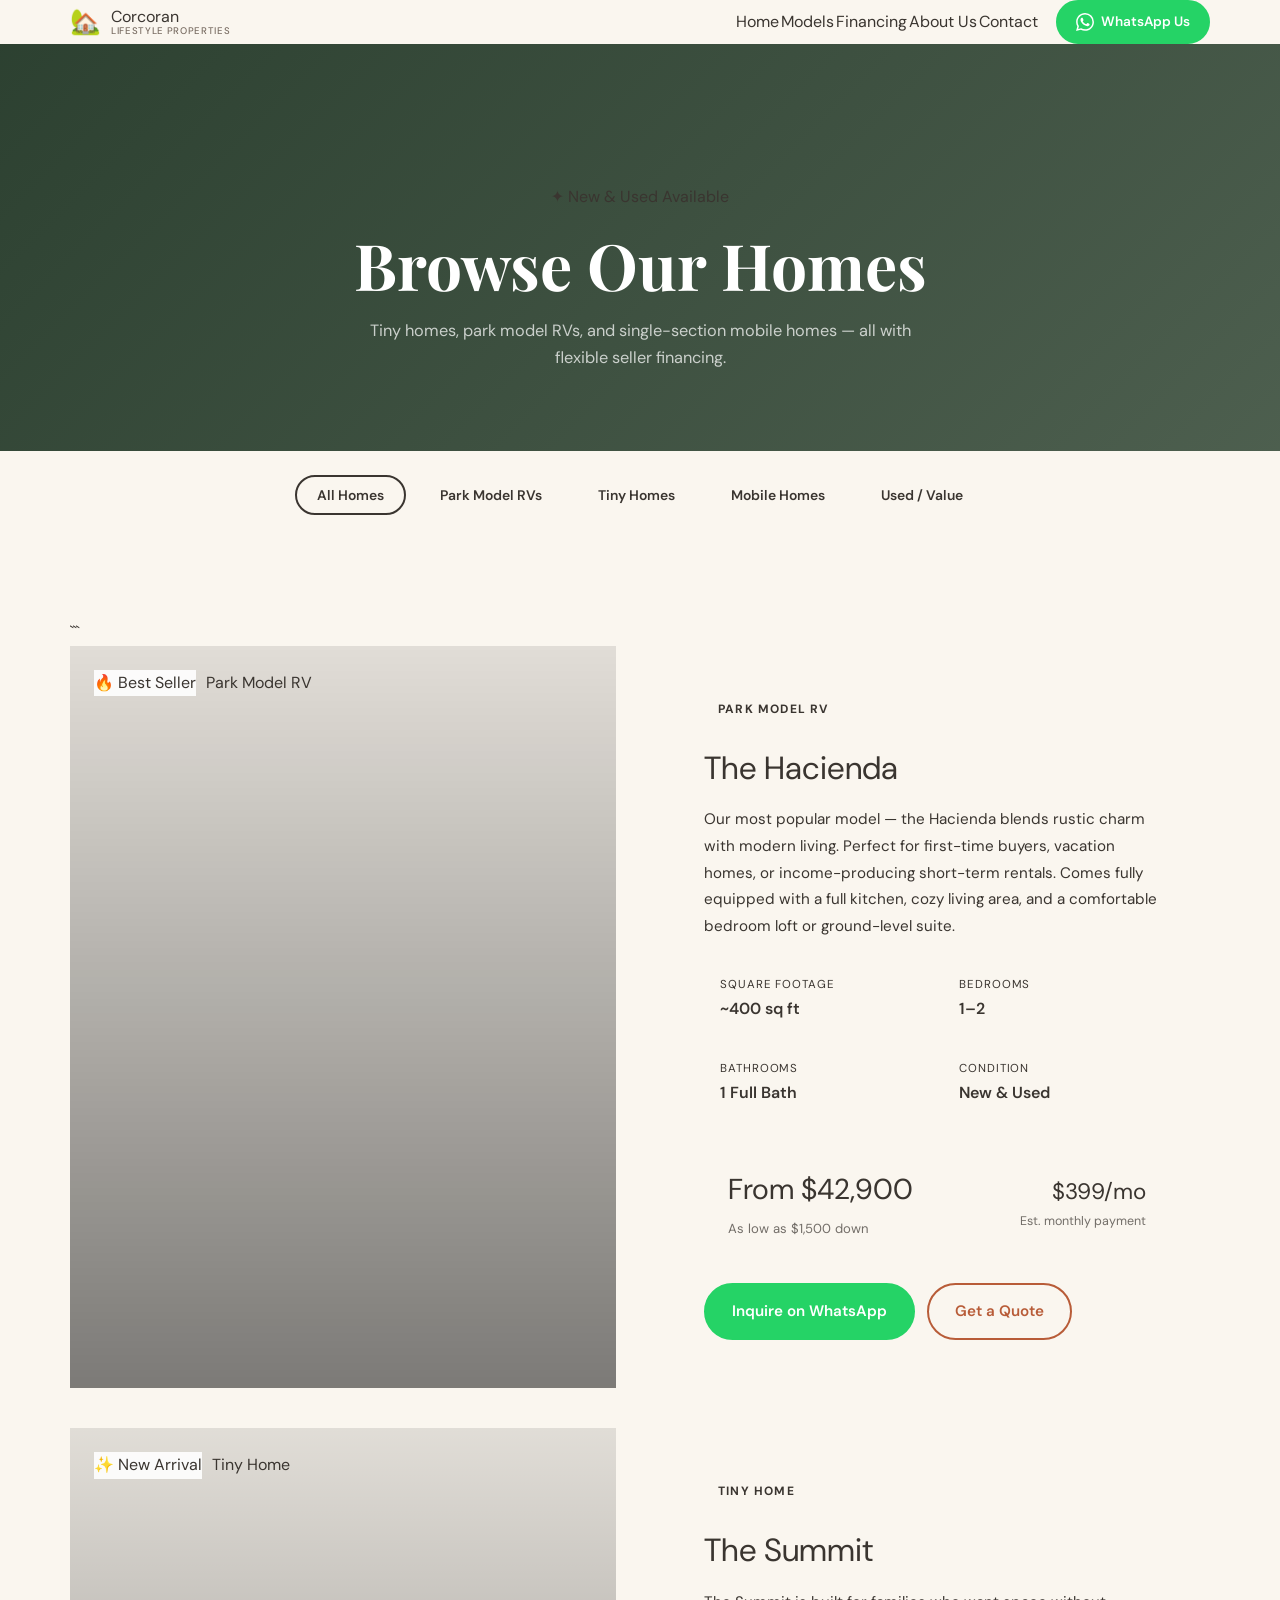
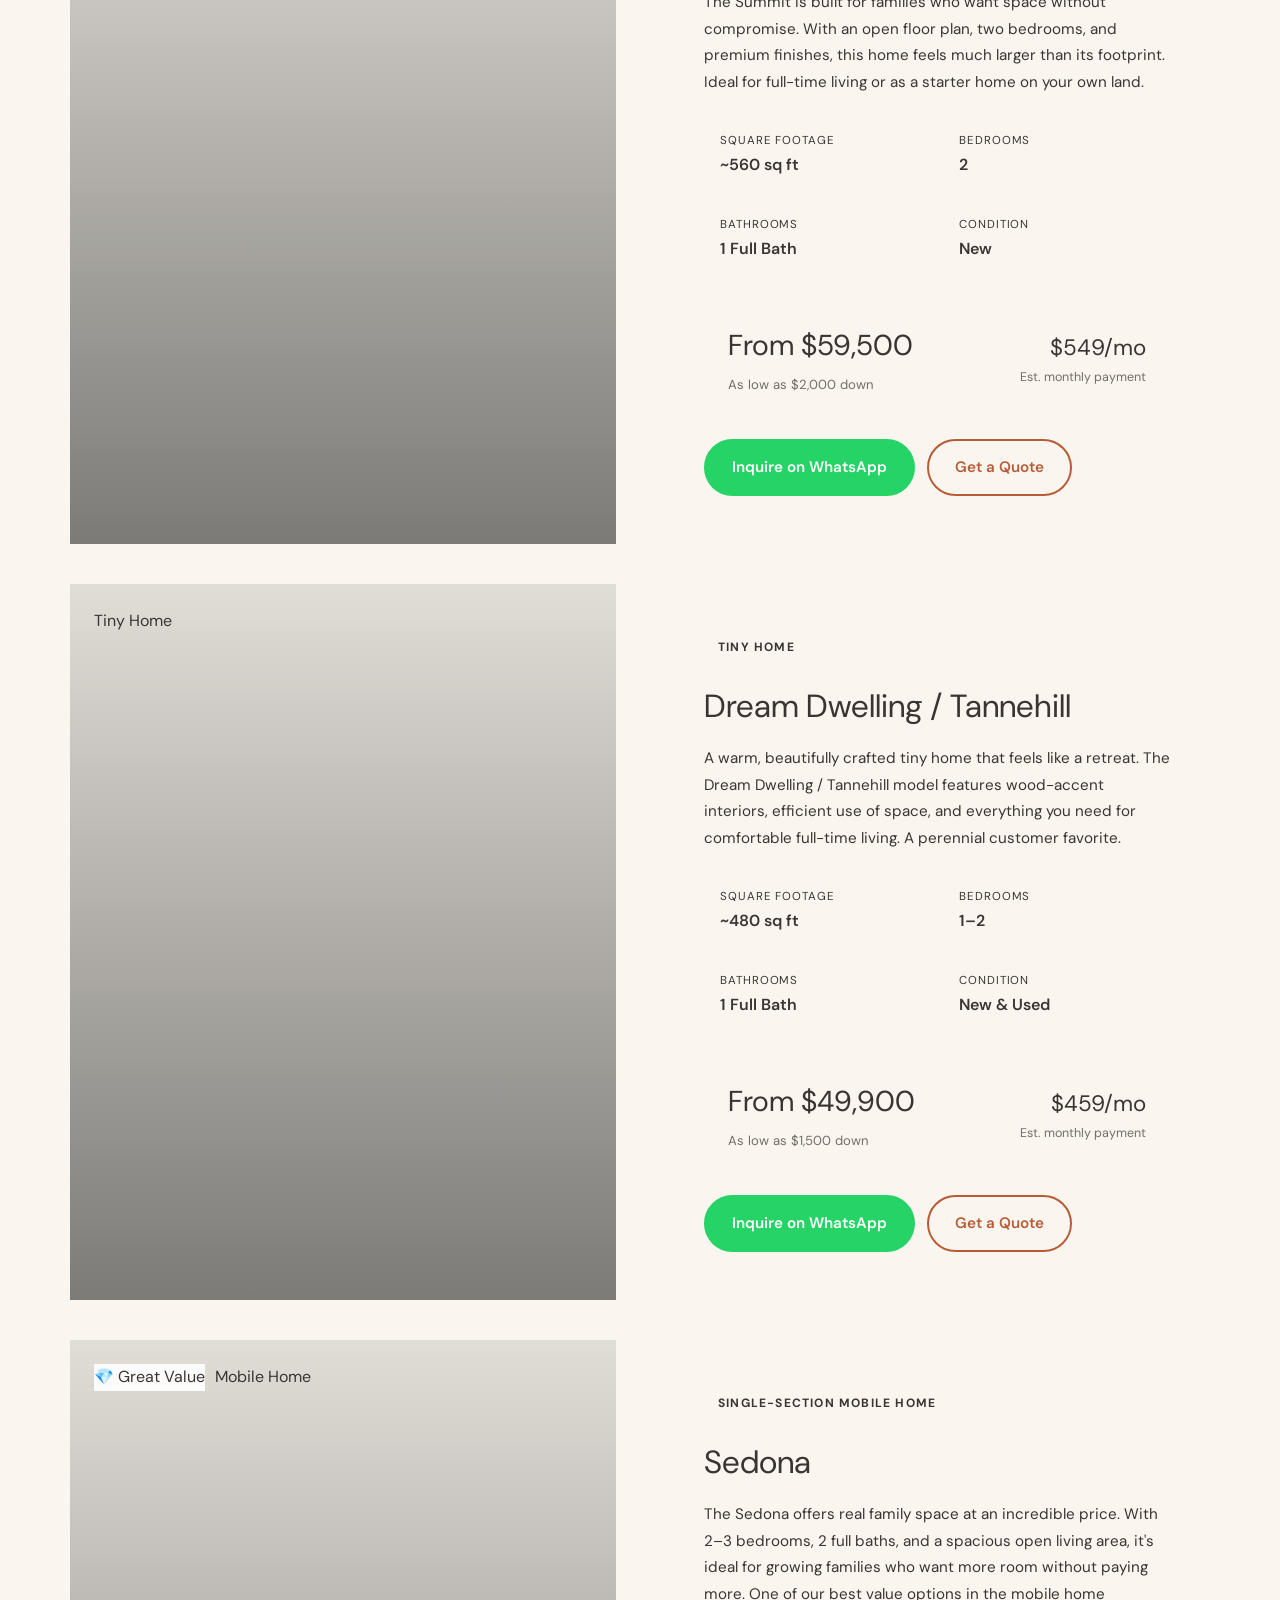
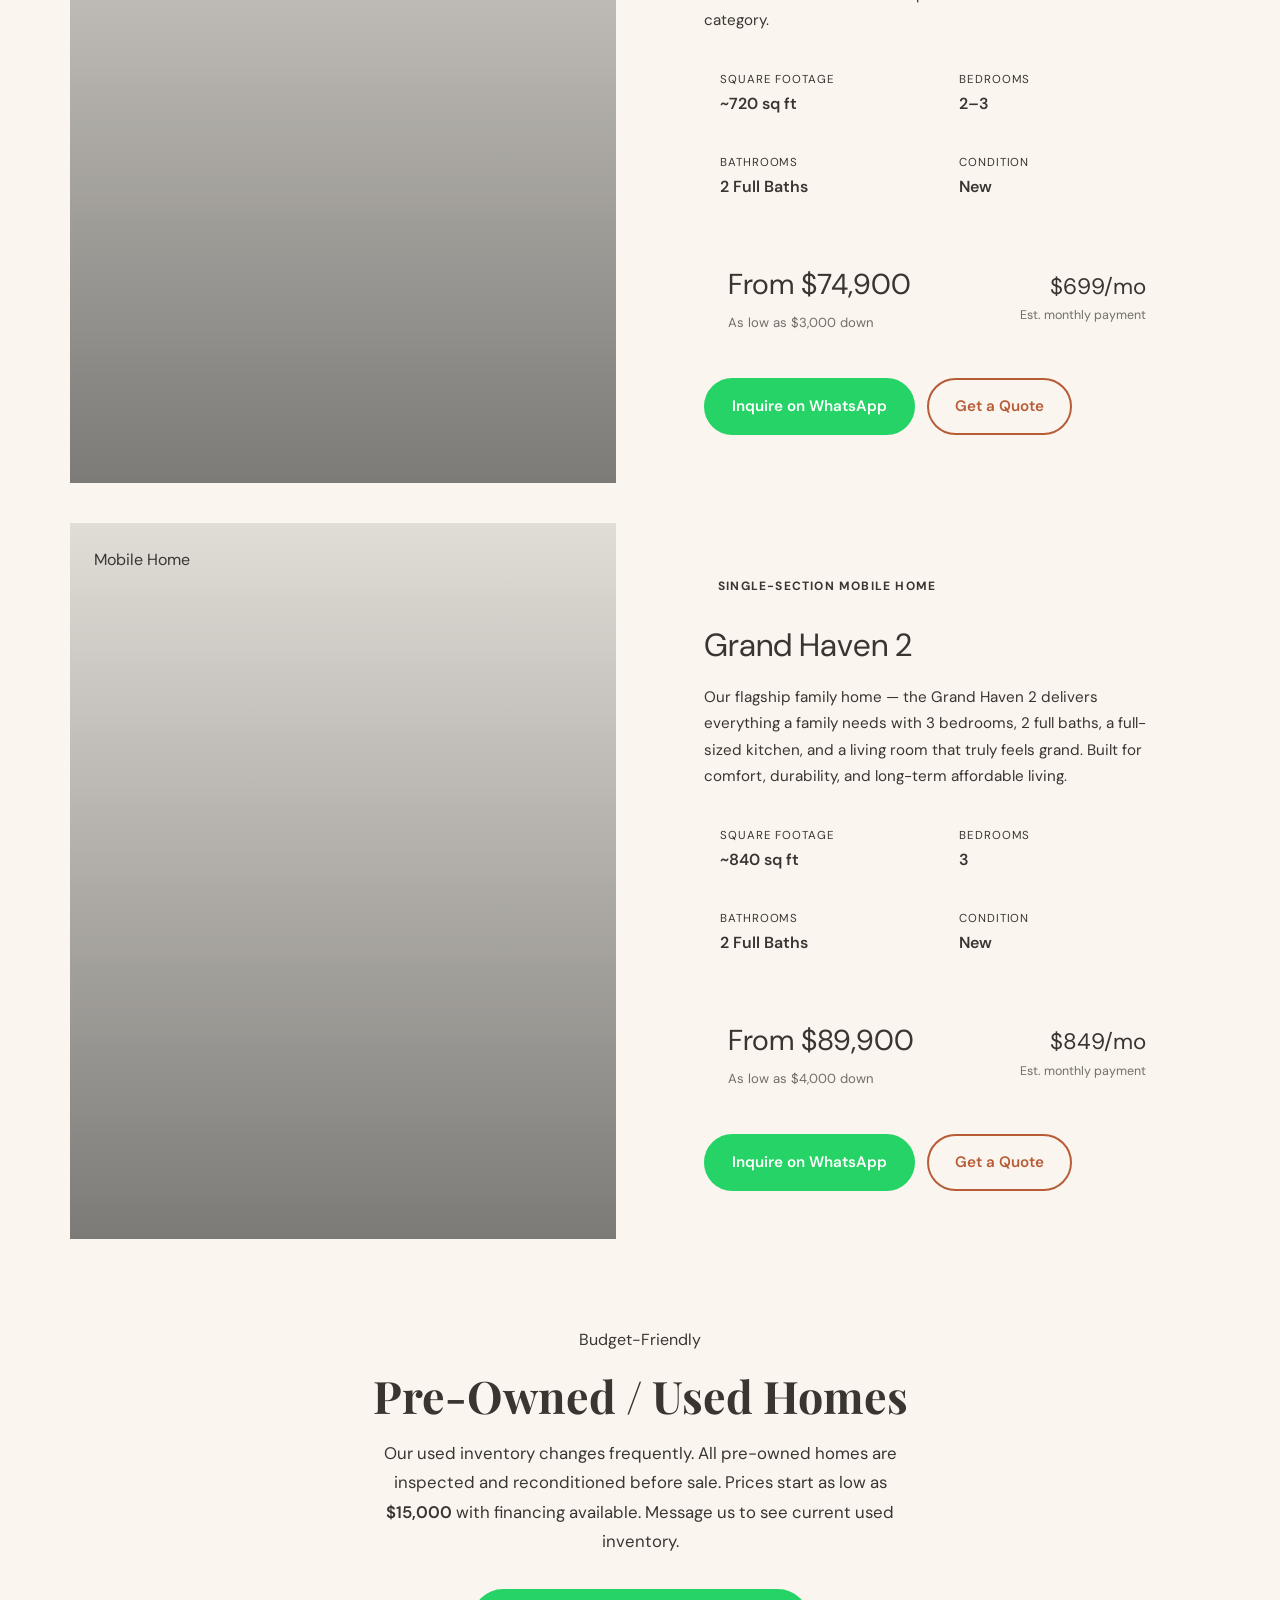
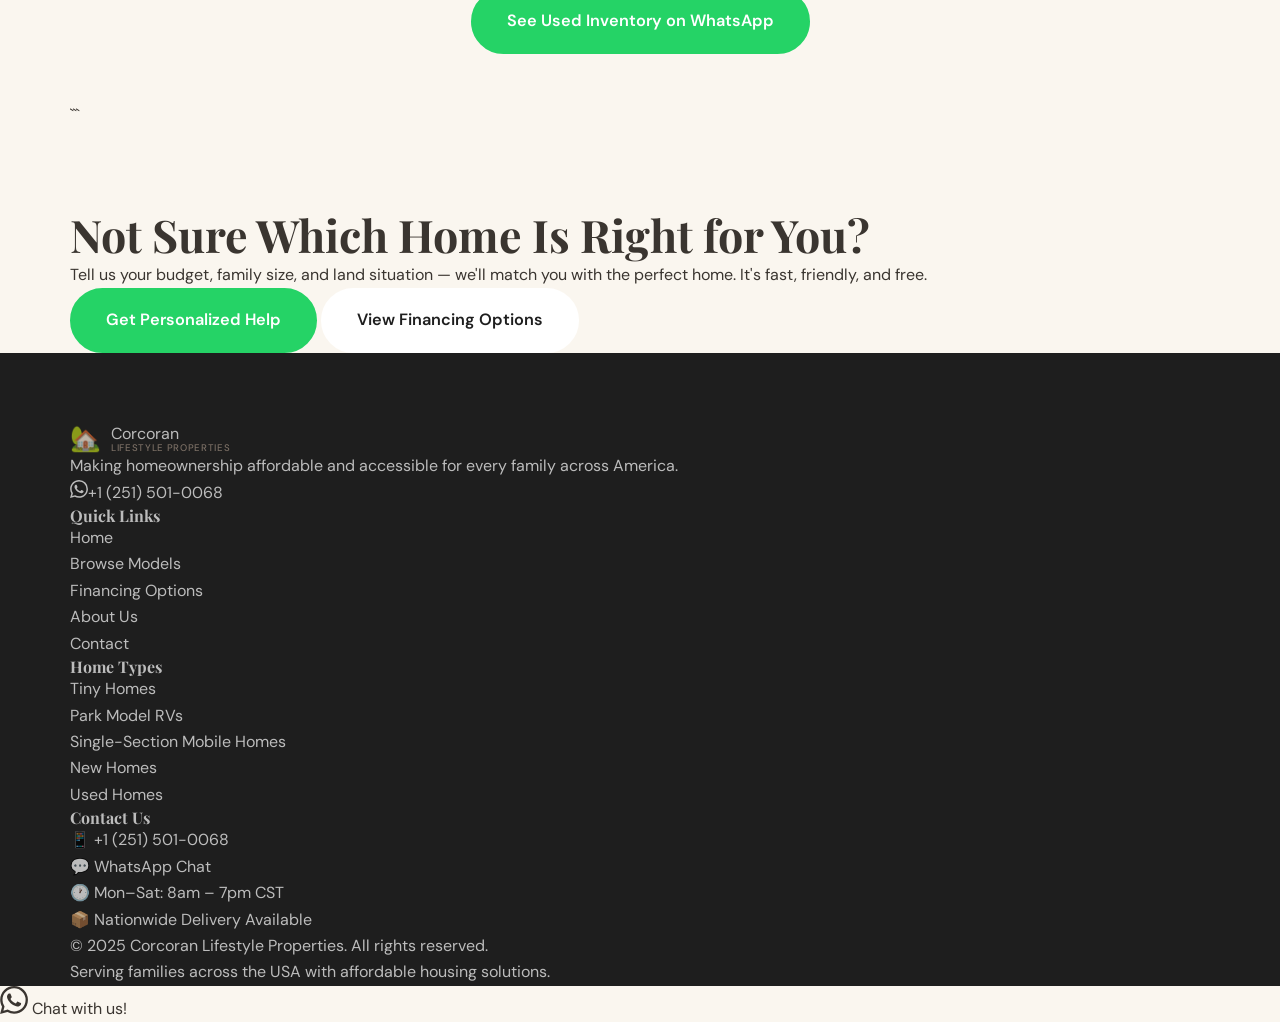
<file: models.html>
<!DOCTYPE html>

<html lang="en">
<head>
  <meta charset="UTF-8" />
  <meta name="viewport" content="width=device-width, initial-scale=1.0" />
  <title>Browse Models – Corcoran Lifestyle Properties</title>
  <meta name="description" content="Browse our inventory of tiny homes, park model RVs, and single-section mobile homes. New and used options with seller financing available." />
  <link rel="preconnect" href="https://fonts.googleapis.com" />
  <link rel="preconnect" href="https://fonts.gstatic.com" crossorigin />
  <link href="https://fonts.googleapis.com/css2?family=Playfair+Display:wght@700;900&family=DM+Sans:wght@300;400;500;600&display=swap" rel="stylesheet" />
  <link rel="stylesheet" href="style.css" />
  <style>
    .filter-bar { background: var(--white); padding: 24px 0; border-bottom: 1px solid var(--sand); position: sticky; top: 72px; z-index: 10; box-shadow: var(--shadow-sm); }
    .filter-inner { display: flex; flex-wrap: wrap; gap: 12px; align-items: center; justify-content: center; }
    .filter-btn { background: var(--warm-bg); border: 2px solid transparent; color: var(--text); padding: 9px 20px; border-radius: 50px; font-size: 0.87rem; font-weight: 600; cursor: pointer; transition: var(--transition); }
    .filter-btn:hover, .filter-btn.active { background: var(--rust); color: var(--white); border-color: var(--rust); }
    .models-section { background: var(--warm-bg); }
    .model-detail-card { display: grid; grid-template-columns: 1fr 1fr; gap: 48px; background: var(--white); border-radius: var(--radius-lg); overflow: hidden; box-shadow: var(--shadow-md); margin-bottom: 40px; }
    .mdc-img { min-height: 360px; position: relative; padding: 24px; display: flex; flex-direction: column; justify-content: space-between; background-size: cover !important; background-position: center !important; }
    .mdc-img::after { display: none; }
    .hacienda { background: linear-gradient(to bottom, rgba(0,0,0,0.1), rgba(0,0,0,0.5)), url('https://images.unsplash.com/photo-1570129477492-45c003edd2be?w=900&q=80') center/cover no-repeat !important; }
    .summit   { background: linear-gradient(to bottom, rgba(0,0,0,0.1), rgba(0,0,0,0.5)), url('https://images.unsplash.com/photo-1558618666-fcd25c85cd64?w=900&q=80') center/cover no-repeat !important; }
    .dream    { background: linear-gradient(to bottom, rgba(0,0,0,0.1), rgba(0,0,0,0.5)), url('https://images.unsplash.com/photo-1449158743715-0a90ebb6d2d8?w=900&q=80') center/cover no-repeat !important; }
    .sedona   { background: linear-gradient(to bottom, rgba(0,0,0,0.1), rgba(0,0,0,0.5)), url('https://images.unsplash.com/photo-1512917774080-9991f1c4c750?w=900&q=80') center/cover no-repeat !important; }
    .haven    { background: linear-gradient(to bottom, rgba(0,0,0,0.1), rgba(0,0,0,0.5)), url('https://images.unsplash.com/photo-1598228723793-52759bba239c?w=900&q=80') center/cover no-repeat !important; }
    .mdc-body { padding: 48px 40px; display: flex; flex-direction: column; justify-content: center; }
    .mdc-tag { display: inline-block; background: var(--warm-bg); color: var(--rust); font-size: 0.75rem; font-weight: 700; letter-spacing: 0.1em; text-transform: uppercase; padding: 6px 14px; border-radius: 50px; margin-bottom: 16px; }
    .mdc-name { font-family: var(--font-display); font-size: 2rem; color: var(--charcoal); margin-bottom: 12px; }
    .mdc-desc { color: var(--text-muted); font-size: 0.95rem; line-height: 1.75; margin-bottom: 24px; }
    .mdc-specs-grid { display: grid; grid-template-columns: 1fr 1fr; gap: 12px; margin-bottom: 28px; }
    .mdc-spec { background: var(--warm-bg); padding: 12px 16px; border-radius: 10px; }
    .mdc-spec-label { font-size: 0.72rem; text-transform: uppercase; letter-spacing: 0.08em; color: var(--text-muted); }
    .mdc-spec-val { font-size: 1rem; font-weight: 600; color: var(--charcoal); margin-top: 2px; }
    .mdc-pricing { background: var(--forest); color: var(--white); border-radius: var(--radius); padding: 20px 24px; display: flex; justify-content: space-between; align-items: center; flex-wrap: wrap; gap: 16px; margin-bottom: 24px; }
    .mdc-price-main { font-family: var(--font-display); font-size: 1.8rem; }
    .mdc-price-sub { font-size: 0.82rem; opacity: 0.7; margin-top: 4px; }
    .mdc-monthly { text-align: right; }
    .mdc-monthly-val { font-family: var(--font-display); font-size: 1.4rem; color: var(--gold); }
    .mdc-monthly-label { font-size: 0.78rem; opacity: 0.7; }
    .mdc-btns { display: flex; gap: 12px; flex-wrap: wrap; }

```
@media (max-width: 900px) {
  .model-detail-card { grid-template-columns: 1fr; }
  .mdc-img { min-height: 260px; }
  .mdc-body { padding: 32px 24px; }
}
```

  </style>
</head>
<body>

<!-- NAV -->

<header class="nav-header scrolled" id="navbar">
  <div class="nav-inner">
    <a href="index.html" class="logo">
      <span class="logo-icon">🏡</span>
      <div class="logo-text">
        <span class="logo-main">Corcoran</span>
        <span class="logo-sub">Lifestyle Properties</span>
      </div>
    </a>
    <nav class="nav-links" id="navLinks">
      <a href="index.html">Home</a>
      <a href="models.html" class="active">Models</a>
      <a href="financing.html">Financing</a>
      <a href="about.html">About Us</a>
      <a href="contact.html">Contact</a>
    </nav>
    <a href="https://wa.me/12515010068" target="_blank" class="btn btn-wa nav-wa">
      <svg viewBox="0 0 24 24" fill="currentColor" width="18" height="18"><path d="M17.472 14.382c-.297-.149-1.758-.867-2.03-.967-.273-.099-.471-.148-.67.15-.197.297-.767.966-.94 1.164-.173.199-.347.223-.644.075-.297-.15-1.255-.463-2.39-1.475-.883-.788-1.48-1.761-1.653-2.059-.173-.297-.018-.458.13-.606.134-.133.298-.347.446-.52.149-.174.198-.298.298-.497.099-.198.05-.371-.025-.52-.075-.149-.669-1.612-.916-2.207-.242-.579-.487-.5-.669-.51-.173-.008-.371-.01-.57-.01-.198 0-.52.074-.792.372-.272.297-1.04 1.016-1.04 2.479 0 1.462 1.065 2.875 1.213 3.074.149.198 2.096 3.2 5.077 4.487.709.306 1.262.489 1.694.625.712.227 1.36.195 1.871.118.571-.085 1.758-.719 2.006-1.413.248-.694.248-1.289.173-1.413-.074-.124-.272-.198-.57-.347m-5.421 7.403h-.004a9.87 9.87 0 01-5.031-1.378l-.361-.214-3.741.982.998-3.648-.235-.374a9.86 9.86 0 01-1.51-5.26c.001-5.45 4.436-9.884 9.888-9.884 2.64 0 5.122 1.03 6.988 2.898a9.825 9.825 0 012.893 6.994c-.003 5.45-4.437 9.884-9.885 9.884m8.413-18.297A11.815 11.815 0 0012.05 0C5.495 0 .16 5.335.157 11.892c0 2.096.547 4.142 1.588 5.945L.057 24l6.305-1.654a11.882 11.882 0 005.683 1.448h.005c6.554 0 11.89-5.335 11.893-11.893a11.821 11.821 0 00-3.48-8.413z"/></svg>
      WhatsApp Us
    </a>
    <button class="hamburger" id="hamburger"><span></span><span></span><span></span></button>
  </div>
</header>

<!-- PAGE HERO -->

<div class="page-hero">
  <div class="container">
    <div class="hero-badge" style="display:inline-block;margin-bottom:16px;">✦ New & Used Available</div>
    <h1>Browse Our Homes</h1>
    <p>Tiny homes, park model RVs, and single-section mobile homes — all with flexible seller financing.</p>
  </div>
</div>

<!-- FILTER BAR -->

<div class="filter-bar">
  <div class="container">
    <div class="filter-inner">
      <button class="filter-btn active" data-filter="all">All Homes</button>
      <button class="filter-btn" data-filter="park-model">Park Model RVs</button>
      <button class="filter-btn" data-filter="tiny-home">Tiny Homes</button>
      <button class="filter-btn" data-filter="mobile-home">Mobile Homes</button>
      <button class="filter-btn" data-filter="used">Used / Value</button>
    </div>
  </div>
</div>

<!-- MODELS LIST -->

<section class="models-section section">
  <div class="container">

```
<!-- Hacienda -->
<div class="model-detail-card" id="hacienda" data-category="park-model" data-aos>
  <div class="mdc-img hacienda">
    <div style="display:flex;gap:10px;flex-wrap:wrap;">
      <div class="model-badge" style="background:rgba(255,255,255,0.9);">🔥 Best Seller</div>
      <div class="model-tag">Park Model RV</div>
    </div>
  </div>
  <div class="mdc-body">
    <div class="mdc-tag">Park Model RV</div>
    <div class="mdc-name">The Hacienda</div>
    <p class="mdc-desc">Our most popular model — the Hacienda blends rustic charm with modern living. Perfect for first-time buyers, vacation homes, or income-producing short-term rentals. Comes fully equipped with a full kitchen, cozy living area, and a comfortable bedroom loft or ground-level suite.</p>
    <div class="mdc-specs-grid">
      <div class="mdc-spec"><div class="mdc-spec-label">Square Footage</div><div class="mdc-spec-val">~400 sq ft</div></div>
      <div class="mdc-spec"><div class="mdc-spec-label">Bedrooms</div><div class="mdc-spec-val">1–2</div></div>
      <div class="mdc-spec"><div class="mdc-spec-label">Bathrooms</div><div class="mdc-spec-val">1 Full Bath</div></div>
      <div class="mdc-spec"><div class="mdc-spec-label">Condition</div><div class="mdc-spec-val">New & Used</div></div>
    </div>
    <div class="mdc-pricing">
      <div><div class="mdc-price-main">From $42,900</div><div class="mdc-price-sub">As low as $1,500 down</div></div>
      <div class="mdc-monthly"><div class="mdc-monthly-val">$399/mo</div><div class="mdc-monthly-label">Est. monthly payment</div></div>
    </div>
    <div class="mdc-btns">
      <a href="https://wa.me/12515010068?text=Hi!%20I%27m%20interested%20in%20The%20Hacienda.%20Can%20you%20tell%20me%20more?" target="_blank" class="btn btn-wa">Inquire on WhatsApp</a>
      <a href="contact.html" class="btn btn-outline">Get a Quote</a>
    </div>
  </div>
</div>

<!-- Summit -->
<div class="model-detail-card" id="summit" data-category="tiny-home" data-aos>
  <div class="mdc-img summit">
    <div style="display:flex;gap:10px;flex-wrap:wrap;">
      <div class="model-badge new" style="background:rgba(255,255,255,0.9);">✨ New Arrival</div>
      <div class="model-tag">Tiny Home</div>
    </div>
  </div>
  <div class="mdc-body">
    <div class="mdc-tag">Tiny Home</div>
    <div class="mdc-name">The Summit</div>
    <p class="mdc-desc">The Summit is built for families who want space without compromise. With an open floor plan, two bedrooms, and premium finishes, this home feels much larger than its footprint. Ideal for full-time living or as a starter home on your own land.</p>
    <div class="mdc-specs-grid">
      <div class="mdc-spec"><div class="mdc-spec-label">Square Footage</div><div class="mdc-spec-val">~560 sq ft</div></div>
      <div class="mdc-spec"><div class="mdc-spec-label">Bedrooms</div><div class="mdc-spec-val">2</div></div>
      <div class="mdc-spec"><div class="mdc-spec-label">Bathrooms</div><div class="mdc-spec-val">1 Full Bath</div></div>
      <div class="mdc-spec"><div class="mdc-spec-label">Condition</div><div class="mdc-spec-val">New</div></div>
    </div>
    <div class="mdc-pricing">
      <div><div class="mdc-price-main">From $59,500</div><div class="mdc-price-sub">As low as $2,000 down</div></div>
      <div class="mdc-monthly"><div class="mdc-monthly-val">$549/mo</div><div class="mdc-monthly-label">Est. monthly payment</div></div>
    </div>
    <div class="mdc-btns">
      <a href="https://wa.me/12515010068?text=Hi!%20I%27m%20interested%20in%20The%20Summit.%20Can%20you%20tell%20me%20more?" target="_blank" class="btn btn-wa">Inquire on WhatsApp</a>
      <a href="contact.html" class="btn btn-outline">Get a Quote</a>
    </div>
  </div>
</div>

<!-- Dream Dwelling -->
<div class="model-detail-card" id="dream" data-category="tiny-home" data-aos>
  <div class="mdc-img dream">
    <div style="display:flex;gap:10px;flex-wrap:wrap;">
      <div class="model-tag">Tiny Home</div>
    </div>
  </div>
  <div class="mdc-body">
    <div class="mdc-tag">Tiny Home</div>
    <div class="mdc-name">Dream Dwelling / Tannehill</div>
    <p class="mdc-desc">A warm, beautifully crafted tiny home that feels like a retreat. The Dream Dwelling / Tannehill model features wood-accent interiors, efficient use of space, and everything you need for comfortable full-time living. A perennial customer favorite.</p>
    <div class="mdc-specs-grid">
      <div class="mdc-spec"><div class="mdc-spec-label">Square Footage</div><div class="mdc-spec-val">~480 sq ft</div></div>
      <div class="mdc-spec"><div class="mdc-spec-label">Bedrooms</div><div class="mdc-spec-val">1–2</div></div>
      <div class="mdc-spec"><div class="mdc-spec-label">Bathrooms</div><div class="mdc-spec-val">1 Full Bath</div></div>
      <div class="mdc-spec"><div class="mdc-spec-label">Condition</div><div class="mdc-spec-val">New & Used</div></div>
    </div>
    <div class="mdc-pricing">
      <div><div class="mdc-price-main">From $49,900</div><div class="mdc-price-sub">As low as $1,500 down</div></div>
      <div class="mdc-monthly"><div class="mdc-monthly-val">$459/mo</div><div class="mdc-monthly-label">Est. monthly payment</div></div>
    </div>
    <div class="mdc-btns">
      <a href="https://wa.me/12515010068?text=Hi!%20I%27m%20interested%20in%20the%20Dream%20Dwelling%20%2F%20Tannehill.%20Can%20you%20tell%20me%20more?" target="_blank" class="btn btn-wa">Inquire on WhatsApp</a>
      <a href="contact.html" class="btn btn-outline">Get a Quote</a>
    </div>
  </div>
</div>

<!-- Sedona -->
<div class="model-detail-card" id="sedona" data-category="mobile-home" data-aos>
  <div class="mdc-img sedona">
    <div style="display:flex;gap:10px;flex-wrap:wrap;">
      <div class="model-badge deal" style="background:rgba(255,255,255,0.9);">💎 Great Value</div>
      <div class="model-tag">Mobile Home</div>
    </div>
  </div>
  <div class="mdc-body">
    <div class="mdc-tag">Single-Section Mobile Home</div>
    <div class="mdc-name">Sedona</div>
    <p class="mdc-desc">The Sedona offers real family space at an incredible price. With 2–3 bedrooms, 2 full baths, and a spacious open living area, it's ideal for growing families who want more room without paying more. One of our best value options in the mobile home category.</p>
    <div class="mdc-specs-grid">
      <div class="mdc-spec"><div class="mdc-spec-label">Square Footage</div><div class="mdc-spec-val">~720 sq ft</div></div>
      <div class="mdc-spec"><div class="mdc-spec-label">Bedrooms</div><div class="mdc-spec-val">2–3</div></div>
      <div class="mdc-spec"><div class="mdc-spec-label">Bathrooms</div><div class="mdc-spec-val">2 Full Baths</div></div>
      <div class="mdc-spec"><div class="mdc-spec-label">Condition</div><div class="mdc-spec-val">New</div></div>
    </div>
    <div class="mdc-pricing">
      <div><div class="mdc-price-main">From $74,900</div><div class="mdc-price-sub">As low as $3,000 down</div></div>
      <div class="mdc-monthly"><div class="mdc-monthly-val">$699/mo</div><div class="mdc-monthly-label">Est. monthly payment</div></div>
    </div>
    <div class="mdc-btns">
      <a href="https://wa.me/12515010068?text=Hi!%20I%27m%20interested%20in%20the%20Sedona.%20Can%20you%20tell%20me%20more?" target="_blank" class="btn btn-wa">Inquire on WhatsApp</a>
      <a href="contact.html" class="btn btn-outline">Get a Quote</a>
    </div>
  </div>
</div>

<!-- Grand Haven 2 -->
<div class="model-detail-card" id="haven" data-category="mobile-home" data-aos>
  <div class="mdc-img haven">
    <div style="display:flex;gap:10px;flex-wrap:wrap;">
      <div class="model-tag">Mobile Home</div>
    </div>
  </div>
  <div class="mdc-body">
    <div class="mdc-tag">Single-Section Mobile Home</div>
    <div class="mdc-name">Grand Haven 2</div>
    <p class="mdc-desc">Our flagship family home — the Grand Haven 2 delivers everything a family needs with 3 bedrooms, 2 full baths, a full-sized kitchen, and a living room that truly feels grand. Built for comfort, durability, and long-term affordable living.</p>
    <div class="mdc-specs-grid">
      <div class="mdc-spec"><div class="mdc-spec-label">Square Footage</div><div class="mdc-spec-val">~840 sq ft</div></div>
      <div class="mdc-spec"><div class="mdc-spec-label">Bedrooms</div><div class="mdc-spec-val">3</div></div>
      <div class="mdc-spec"><div class="mdc-spec-label">Bathrooms</div><div class="mdc-spec-val">2 Full Baths</div></div>
      <div class="mdc-spec"><div class="mdc-spec-label">Condition</div><div class="mdc-spec-val">New</div></div>
    </div>
    <div class="mdc-pricing">
      <div><div class="mdc-price-main">From $89,900</div><div class="mdc-price-sub">As low as $4,000 down</div></div>
      <div class="mdc-monthly"><div class="mdc-monthly-val">$849/mo</div><div class="mdc-monthly-label">Est. monthly payment</div></div>
    </div>
    <div class="mdc-btns">
      <a href="https://wa.me/12515010068?text=Hi!%20I%27m%20interested%20in%20the%20Grand%20Haven%202.%20Can%20you%20tell%20me%20more?" target="_blank" class="btn btn-wa">Inquire on WhatsApp</a>
      <a href="contact.html" class="btn btn-outline">Get a Quote</a>
    </div>
  </div>
</div>

<!-- Used Section -->
<div style="background:var(--white);border-radius:var(--radius-lg);padding:48px;text-align:center;box-shadow:var(--shadow-sm);" data-category="used" data-aos>
  <div class="section-tag">Budget-Friendly</div>
  <h2 style="margin:16px 0;">Pre-Owned / Used Homes</h2>
  <p style="color:var(--text-muted);max-width:560px;margin:0 auto 32px;font-size:1.05rem;line-height:1.75;">Our used inventory changes frequently. All pre-owned homes are inspected and reconditioned before sale. Prices start as low as <strong>$15,000</strong> with financing available. Message us to see current used inventory.</p>
  <a href="https://wa.me/12515010068?text=Hi!%20I%27m%20looking%20for%20affordable%20used%20or%20pre-owned%20homes.%20What%20do%20you%20have%20available?" target="_blank" class="btn btn-wa btn-lg">See Used Inventory on WhatsApp</a>
</div>
```

  </div>
</section>

<!-- CTA Banner -->

<section class="cta-banner">
  <div class="container">
    <div class="cta-banner-inner">
      <h2>Not Sure Which Home Is Right for You?</h2>
      <p>Tell us your budget, family size, and land situation — we'll match you with the perfect home. It's fast, friendly, and free.</p>
      <div class="cta-banner-btns">
        <a href="https://wa.me/12515010068?text=Hi!%20I%20need%20help%20choosing%20the%20right%20home." target="_blank" class="btn btn-wa btn-lg">Get Personalized Help</a>
        <a href="financing.html" class="btn btn-light btn-lg">View Financing Options</a>
      </div>
    </div>
  </div>
</section>

<!-- FOOTER -->

<footer class="footer">
  <div class="container">
    <div class="footer-grid">
      <div class="footer-brand">
        <a href="index.html" class="logo"><span class="logo-icon">🏡</span><div class="logo-text"><span class="logo-main">Corcoran</span><span class="logo-sub">Lifestyle Properties</span></div></a>
        <p>Making homeownership affordable and accessible for every family across America.</p>
        <a href="https://wa.me/12515010068" target="_blank" class="footer-wa"><svg viewBox="0 0 24 24" fill="currentColor" width="18" height="18"><path d="M17.472 14.382c-.297-.149-1.758-.867-2.03-.967-.273-.099-.471-.148-.67.15-.197.297-.767.966-.94 1.164-.173.199-.347.223-.644.075-.297-.15-1.255-.463-2.39-1.475-.883-.788-1.48-1.761-1.653-2.059-.173-.297-.018-.458.13-.606.134-.133.298-.347.446-.52.149-.174.198-.298.298-.497.099-.198.05-.371-.025-.52-.075-.149-.669-1.612-.916-2.207-.242-.579-.487-.5-.669-.51-.173-.008-.371-.01-.57-.01-.198 0-.52.074-.792.372-.272.297-1.04 1.016-1.04 2.479 0 1.462 1.065 2.875 1.213 3.074.149.198 2.096 3.2 5.077 4.487.709.306 1.262.489 1.694.625.712.227 1.36.195 1.871.118.571-.085 1.758-.719 2.006-1.413.248-.694.248-1.289.173-1.413-.074-.124-.272-.198-.57-.347m-5.421 7.403h-.004a9.87 9.87 0 01-5.031-1.378l-.361-.214-3.741.982.998-3.648-.235-.374a9.86 9.86 0 01-1.51-5.26c.001-5.45 4.436-9.884 9.888-9.884 2.64 0 5.122 1.03 6.988 2.898a9.825 9.825 0 012.893 6.994c-.003 5.45-4.437 9.884-9.885 9.884m8.413-18.297A11.815 11.815 0 0012.05 0C5.495 0 .16 5.335.157 11.892c0 2.096.547 4.142 1.588 5.945L.057 24l6.305-1.654a11.882 11.882 0 005.683 1.448h.005c6.554 0 11.89-5.335 11.893-11.893a11.821 11.821 0 00-3.48-8.413z"/></svg>+1 (251) 501-0068</a>
      </div>
      <div class="footer-links"><h4>Quick Links</h4><ul><li><a href="index.html">Home</a></li><li><a href="models.html">Browse Models</a></li><li><a href="financing.html">Financing Options</a></li><li><a href="about.html">About Us</a></li><li><a href="contact.html">Contact</a></li></ul></div>
      <div class="footer-links"><h4>Home Types</h4><ul><li><a href="models.html">Tiny Homes</a></li><li><a href="models.html">Park Model RVs</a></li><li><a href="models.html">Single-Section Mobile Homes</a></li><li><a href="models.html">New Homes</a></li><li><a href="models.html">Used Homes</a></li></ul></div>
      <div class="footer-contact"><h4>Contact Us</h4><p>📱 <a href="tel:+12515010068">+1 (251) 501-0068</a></p><p>💬 <a href="https://wa.me/12515010068" target="_blank">WhatsApp Chat</a></p><p>🕐 Mon–Sat: 8am – 7pm CST</p><p>📦 Nationwide Delivery Available</p></div>
    </div>
    <div class="footer-bottom"><p>© 2025 Corcoran Lifestyle Properties. All rights reserved.</p><p>Serving families across the USA with affordable housing solutions.</p></div>
  </div>
</footer>

<a href="https://wa.me/12515010068?text=Hi!%20I%27m%20interested%20in%20a%20home%20from%20Corcoran%20Lifestyle%20Properties." target="_blank" class="wa-float" aria-label="Chat on WhatsApp">
  <svg viewBox="0 0 24 24" fill="currentColor" width="28" height="28"><path d="M17.472 14.382c-.297-.149-1.758-.867-2.03-.967-.273-.099-.471-.148-.67.15-.197.297-.767.966-.94 1.164-.173.199-.347.223-.644.075-.297-.15-1.255-.463-2.39-1.475-.883-.788-1.48-1.761-1.653-2.059-.173-.297-.018-.458.13-.606.134-.133.298-.347.446-.52.149-.174.198-.298.298-.497.099-.198.05-.371-.025-.52-.075-.149-.669-1.612-.916-2.207-.242-.579-.487-.5-.669-.51-.173-.008-.371-.01-.57-.01-.198 0-.52.074-.792.372-.272.297-1.04 1.016-1.04 2.479 0 1.462 1.065 2.875 1.213 3.074.149.198 2.096 3.2 5.077 4.487.709.306 1.262.489 1.694.625.712.227 1.36.195 1.871.118.571-.085 1.758-.719 2.006-1.413.248-.694.248-1.289.173-1.413-.074-.124-.272-.198-.57-.347m-5.421 7.403h-.004a9.87 9.87 0 01-5.031-1.378l-.361-.214-3.741.982.998-3.648-.235-.374a9.86 9.86 0 01-1.51-5.26c.001-5.45 4.436-9.884 9.888-9.884 2.64 0 5.122 1.03 6.988 2.898a9.825 9.825 0 012.893 6.994c-.003 5.45-4.437 9.884-9.885 9.884m8.413-18.297A11.815 11.815 0 0012.05 0C5.495 0 .16 5.335.157 11.892c0 2.096.547 4.142 1.588 5.945L.057 24l6.305-1.654a11.882 11.882 0 005.683 1.448h.005c6.554 0 11.89-5.335 11.893-11.893a11.821 11.821 0 00-3.48-8.413z"/></svg>
  <span class="wa-float-tooltip">Chat with us!</span>
</a>

<script src="main.js"></script>

<script>
  // Filter functionality
  document.querySelectorAll('.filter-btn').forEach(btn => {
    btn.addEventListener('click', () => {
      document.querySelectorAll('.filter-btn').forEach(b => b.classList.remove('active'));
      btn.classList.add('active');
      const filter = btn.dataset.filter;
      document.querySelectorAll('[data-category]').forEach(card => {
        card.style.display = (filter === 'all' || card.dataset.category === filter) ? '' : 'none';
      });
    });
  });
</script>

</body>
</html>
</file>
<file: style.css>
/* ============================================================
   Corcoran Lifestyle Properties — style.css  v4
   Mobile-first · Clean class names · Hamburger fixed
   ============================================================ */

/* ── TOKENS ── */
:root {
  --c-cream:    #FAF6EF;
  --c-warm:     #F5EFE3;
  --c-sand:     #E8D9C0;
  --c-clay:     #C4956A;
  --c-rust:     #B85C38;
  --c-rust-dk:  #9A4C2E;
  --c-forest:   #3D5A40;
  --c-forest-dk:#2C4230;
  --c-charcoal: #1E1E1E;
  --c-text:     #3A3530;
  --c-muted:    #7A6E64;
  --c-white:    #FFFFFF;
  --c-wa:       #25D366;
  --c-wa-dk:    #128C7E;
  --c-gold:     #D4A853;

  --f-serif: 'Playfair Display', Georgia, serif;
  --f-sans:  'DM Sans', system-ui, sans-serif;

  --sh-sm: 0 2px 8px rgba(40,20,10,.09);
  --sh-md: 0 6px 24px rgba(40,20,10,.12);
  --sh-lg: 0 16px 48px rgba(40,20,10,.18);

  --r:    12px;
  --r-lg: 20px;
  --ease: cubic-bezier(.4,0,.2,1);
}

/* ── RESET ── */
*,*::before,*::after { box-sizing:border-box; margin:0; padding:0; }
html  { scroll-behavior:smooth; -webkit-text-size-adjust:100%; }
body  { font-family:var(--f-sans); background:var(--c-cream); color:var(--c-text); line-height:1.65; overflow-x:hidden; }
img   { max-width:100%; display:block; height:auto; }
a     { text-decoration:none; color:inherit; }
ul    { list-style:none; }
button { font-family:var(--f-sans); cursor:pointer; }

/* ── LAYOUT HELPERS ── */
.container { max-width:1180px; margin:0 auto; padding:0 20px; }
.section   { padding:80px 0; }

/* background utilities */
.bg-cream { background:var(--c-cream); }
.bg-warm  { background:var(--c-warm); }
.bg-dark  { background:var(--c-charcoal); }

/* ── TYPOGRAPHY ── */
h1,h2,h3,h4 { font-family:var(--f-serif); line-height:1.2; }
h1 { font-size:clamp(2.2rem,6vw,4rem); }
h2 { font-size:clamp(1.75rem,4vw,2.8rem); }
h3 { font-size:clamp(1.1rem,2.5vw,1.4rem); }
em { font-style:italic; color:var(--c-clay); }
strong { font-weight:600; }

/* ── BUTTONS ── */
.btn {
  display:inline-flex; align-items:center; justify-content:center; gap:8px;
  padding:14px 26px; border-radius:50px;
  font-family:var(--f-sans); font-size:.95rem; font-weight:600;
  border:2px solid transparent; white-space:nowrap;
  transition:background .25s var(--ease), transform .2s var(--ease), box-shadow .2s;
  -webkit-tap-highlight-color:transparent;
}
.btn:active { transform:scale(.97); }

.btn-primary { background:var(--c-rust); color:#fff; border-color:var(--c-rust); }
.btn-primary:hover { background:var(--c-rust-dk); border-color:var(--c-rust-dk); transform:translateY(-2px); box-shadow:0 8px 20px rgba(184,92,56,.35); }

.btn-wa { background:var(--c-wa); color:#fff; border-color:var(--c-wa); }
.btn-wa:hover { background:var(--c-wa-dk); border-color:var(--c-wa-dk); transform:translateY(-2px); box-shadow:0 8px 20px rgba(37,211,102,.35); }

.btn-outline { background:transparent; color:var(--c-rust); border-color:var(--c-rust); }
.btn-outline:hover { background:var(--c-rust); color:#fff; transform:translateY(-2px); }

.btn-light { background:#fff; color:var(--c-charcoal); border-color:#fff; }
.btn-light:hover { background:var(--c-cream); transform:translateY(-2px); }

.btn-lg  { padding:17px 34px; font-size:1.02rem; }
.btn-full{ width:100%; }

/* ── SECTION HEADER ── */
.sec-head        { text-align:center; margin-bottom:56px; }
.sec-head h2     { margin-bottom:14px; color:var(--c-charcoal); }
.sec-sub         { color:var(--c-muted); max-width:560px; margin:0 auto; font-size:1.02rem; }
.sec-cta         { text-align:center; margin-top:44px; }

.tag {
  display:inline-block; background:var(--c-sand); color:var(--c-rust);
  font-size:.72rem; font-weight:700; letter-spacing:.16em; text-transform:uppercase;
  padding:5px 15px; border-radius:50px; margin-bottom:14px;
}
.tag-light { background:rgba(255,255,255,.18); color:rgba(255,255,255,.9); }


/* ══════════════════════════════════════════
   NAV  —  fully rebuilt, hamburger working
══════════════════════════════════════════ */
.nav {
  position:fixed; top:0; left:0; right:0; z-index:9000;
  padding:16px 0;
  transition:background .35s var(--ease), padding .3s, box-shadow .3s;
}
.nav.scrolled {
  background:rgba(250,246,239,.96);
  backdrop-filter:blur(14px); -webkit-backdrop-filter:blur(14px);
  box-shadow:var(--sh-sm);
  padding:10px 0;
}

.nav-inner {
  display:flex; align-items:center; gap:8px;
  max-width:1180px; margin:0 auto; padding:0 20px;
}

/* LOGO */
.logo { display:flex; align-items:center; gap:10px; flex-shrink:0; }
.logo-icon { font-size:1.55rem; line-height:1; }
.logo-text  { display:flex; flex-direction:column; line-height:1.1; }
.logo-name  { font-family:var(--f-serif); font-size:1.05rem; font-weight:700; color:var(--c-charcoal); }
.logo-sub   { font-size:.6rem; font-weight:500; color:var(--c-muted); letter-spacing:.07em; text-transform:uppercase; }

/* Desktop nav links */
.nav-links {
  display:flex; align-items:center; gap:2px;
  margin-left:auto;
}
.nav-link {
  padding:9px 14px; font-size:.88rem; font-weight:500;
  color:var(--c-text); border-radius:8px;
  transition:color .2s, background .2s;
}
.nav-link:hover,
.nav-link.active { color:var(--c-rust); background:rgba(184,92,56,.09); }

/* Desktop WA button */
.nav-wa {
  display:inline-flex; align-items:center; gap:7px;
  margin-left:10px; padding:9px 18px; border-radius:50px;
  background:var(--c-wa); color:#fff; font-size:.85rem; font-weight:600;
  transition:background .2s, transform .2s;
  flex-shrink:0;
}
.nav-wa:hover { background:var(--c-wa-dk); transform:translateY(-1px); }

/* Mobile-only WA inside drawer — hidden on desktop */
.nav-wa-mobile { display:none; }

/* HAMBURGER BUTTON */
.hamburger {
  display:none;               /* hidden on desktop */
  flex-direction:column;
  justify-content:center;
  gap:5px;
  background:none;
  border:none;
  padding:10px;
  margin-left:auto;
  z-index:9100;               /* above overlay */
  position:relative;
  -webkit-tap-highlight-color:transparent;
}
.hamburger span {
  display:block;
  width:24px; height:2.5px;
  background:var(--c-charcoal);
  border-radius:3px;
  transform-origin:center;
  transition:transform .35s var(--ease), opacity .25s, background .2s;
}
/* X state */
.hamburger.open span:nth-child(1) { transform:translateY(7.5px) rotate(45deg); }
.hamburger.open span:nth-child(2) { opacity:0; transform:scaleX(0); }
.hamburger.open span:nth-child(3) { transform:translateY(-7.5px) rotate(-45deg); }
/* White bars when nav is dark / not scrolled on mobile */
.hamburger span { background:var(--c-charcoal); }


/* ══════════════════════════════════════════
   MOBILE NAV  @768px and below
══════════════════════════════════════════ */
@media (max-width:768px) {

  /* Show hamburger */
  .hamburger { display:flex; }

  /* Hide desktop WA button */
  .desktop-only { display:none !important; }

  /* Nav links become fullscreen overlay */
  .nav-links {
    /* hidden state */
    position:fixed;
    inset:0;
    background:rgba(250,246,239,.98);
    backdrop-filter:blur(20px); -webkit-backdrop-filter:blur(20px);
    flex-direction:column;
    align-items:center;
    justify-content:center;
    gap:6px;
    padding:80px 24px 48px;
    z-index:9050;
    /* animation */
    opacity:0;
    pointer-events:none;
    transform:translateY(-12px);
    transition:opacity .32s var(--ease), transform .32s var(--ease);
  }
  .nav-links.open {
    opacity:1;
    pointer-events:all;
    transform:translateY(0);
  }

  /* Big tappable nav links */
  .nav-link {
    font-size:1.3rem;
    font-weight:600;
    padding:14px 32px;
    width:100%;
    text-align:center;
    border-radius:var(--r);
    color:var(--c-charcoal);
  }
  .nav-link:hover,
  .nav-link.active {
    background:rgba(184,92,56,.1);
    color:var(--c-rust);
  }

  /* Show mobile WA button inside drawer */
  .nav-wa-mobile {
    display:inline-flex;
    align-items:center;
    gap:10px;
    margin-top:20px;
    background:var(--c-wa);
    color:#fff;
    font-size:1rem;
    font-weight:700;
    padding:16px 32px;
    border-radius:50px;
    width:100%;
    justify-content:center;
  }
  .nav-wa-mobile:hover { background:var(--c-wa-dk); }
}


/* ══════════════════════════════════════════
   HERO
══════════════════════════════════════════ */
.hero {
  position:relative;
  min-height:100dvh;
  display:flex; align-items:center;
  overflow:hidden;
  padding-top:72px;
}

.hero-bg {
  position:absolute; inset:0; z-index:0;
  background:url('https://images.unsplash.com/photo-1561157437-7bd1c2d00f9a?w=1600&q=80')
    center/cover no-repeat;
}
.hero-overlay {
  position:absolute; inset:0; z-index:1;
  background:linear-gradient(135deg,
    rgba(22,45,28,.93) 0%,
    rgba(38,60,42,.83) 55%,
    rgba(58,78,48,.68) 100%);
}

.hero-content {
  position:relative; z-index:2;
  width:100%; max-width:1180px;
  margin:0 auto; padding:60px 20px 80px;
}

.hero-eyebrow {
  display:inline-block;
  background:rgba(212,168,83,.2); border:1px solid rgba(212,168,83,.45);
  color:var(--c-gold);
  font-size:.72rem; font-weight:700; letter-spacing:.14em; text-transform:uppercase;
  padding:7px 18px; border-radius:50px; margin-bottom:22px;
}

.hero-h1 {
  color:#fff; max-width:680px; margin-bottom:20px;
  text-shadow:0 2px 20px rgba(0,0,0,.25);
}
.hero-accent { color:var(--c-gold); }

.hero-sub {
  color:rgba(255,255,255,.82);
  font-size:clamp(.95rem,2.2vw,1.1rem);
  max-width:560px; margin-bottom:38px; line-height:1.75;
}

.hero-actions { display:flex; flex-wrap:wrap; gap:12px; margin-bottom:52px; }

/* Stats */
.hero-stats { display:flex; align-items:center; gap:28px; flex-wrap:wrap; }
.hstat      { display:flex; flex-direction:column; }
.hstat-num  { font-family:var(--f-serif); font-size:1.8rem; font-weight:700; color:#fff; line-height:1; }
.hstat-lbl  { font-size:.7rem; color:rgba(255,255,255,.58); text-transform:uppercase; letter-spacing:.07em; margin-top:4px; }
.hstat-sep  { width:1px; height:40px; background:rgba(255,255,255,.2); flex-shrink:0; }

/* Scroll indicator */
.hero-scroll {
  position:absolute; bottom:28px; left:50%; transform:translateX(-50%);
  display:flex; flex-direction:column; align-items:center; gap:6px; z-index:2;
}
.hero-scroll span { color:rgba(255,255,255,.4); font-size:.65rem; letter-spacing:.14em; text-transform:uppercase; }
.scroll-bar {
  width:1px; height:40px;
  background:linear-gradient(to bottom,rgba(255,255,255,.5),transparent);
  animation:scrollPulse 2s ease-in-out infinite;
}
@keyframes scrollPulse { 0%,100%{opacity:1;transform:scaleY(1)} 50%{opacity:.25;transform:scaleY(.55)} }


/* ══════════════════════════════════════════
   TRUST BAR
══════════════════════════════════════════ */
.trust-bar  { background:var(--c-charcoal); padding:18px 0; overflow:hidden; }
.trust-inner{
  max-width:1180px; margin:0 auto; padding:0 20px;
  display:flex; align-items:center; justify-content:center;
  flex-wrap:wrap; gap:16px 32px;
}
.trust-item { display:flex; align-items:center; gap:8px; color:rgba(255,255,255,.8); font-size:.84rem; font-weight:500; white-space:nowrap; }
.trust-sep  { width:1px; height:18px; background:rgba(255,255,255,.18); flex-shrink:0; }


/* ══════════════════════════════════════════
   PHOTO STRIP
══════════════════════════════════════════ */
.strip { background:var(--c-charcoal); overflow:hidden; }
.strip-track {
  display:flex; gap:4px;
  overflow-x:auto; scroll-snap-type:x mandatory;
  scrollbar-width:none; -ms-overflow-style:none;
  -webkit-overflow-scrolling:touch;
}
.strip-track::-webkit-scrollbar { display:none; }
.strip-item {
  position:relative; flex-shrink:0;
  width:clamp(200px,38vw,300px); height:200px;
  overflow:hidden; scroll-snap-align:start;
}
.strip-item img { width:100%; height:100%; object-fit:cover; display:block; transition:transform .5s var(--ease); }
.strip-item:hover img { transform:scale(1.06); }
.strip-item::after { content:''; position:absolute; inset:0; background:linear-gradient(to top,rgba(0,0,0,.6) 0%,transparent 55%); }
.strip-label {
  position:absolute; bottom:12px; left:14px;
  color:#fff; font-size:.78rem; font-weight:600; z-index:1; letter-spacing:.03em;
}


/* ══════════════════════════════════════════
   HOME CARDS
══════════════════════════════════════════ */
.cards-grid {
  display:grid;
  grid-template-columns:repeat(auto-fill, minmax(min(100%,300px),1fr));
  gap:24px;
}

.card {
  background:#fff; border-radius:var(--r-lg); overflow:hidden;
  box-shadow:var(--sh-sm);
  transition:transform .28s var(--ease), box-shadow .28s var(--ease);
  display:flex; flex-direction:column;
}
.card:hover { transform:translateY(-6px); box-shadow:var(--sh-lg); }

.card-img {
  height:230px; position:relative;
  display:flex; align-items:flex-start; justify-content:space-between;
  padding:14px; flex-shrink:0;
  background-size:cover !important; background-position:center !important;
}

/* photo backgrounds */
.hacienda { background:linear-gradient(to bottom,rgba(0,0,0,.06),rgba(0,0,0,.48)),
  url('https://images.unsplash.com/photo-1570129477492-45c003edd2be?w=700&q=75') center/cover no-repeat; }
.summit   { background:linear-gradient(to bottom,rgba(0,0,0,.06),rgba(0,0,0,.48)),
  url('https://images.unsplash.com/photo-1558618666-fcd25c85cd64?w=700&q=75') center/cover no-repeat; }
.dream    { background:linear-gradient(to bottom,rgba(0,0,0,.06),rgba(0,0,0,.48)),
  url('https://images.unsplash.com/photo-1449158743715-0a90ebb6d2d8?w=700&q=75') center/cover no-repeat; }
.sedona   { background:linear-gradient(to bottom,rgba(0,0,0,.06),rgba(0,0,0,.48)),
  url('https://images.unsplash.com/photo-1512917774080-9991f1c4c750?w=700&q=75') center/cover no-repeat; }
.haven    { background:linear-gradient(to bottom,rgba(0,0,0,.06),rgba(0,0,0,.48)),
  url('https://images.unsplash.com/photo-1598228723793-52759bba239c?w=700&q=75') center/cover no-repeat; }

.card-badge {
  background:#fff; color:var(--c-rust);
  font-size:.68rem; font-weight:700; padding:5px 11px; border-radius:50px;
  box-shadow:var(--sh-sm); line-height:1.3;
}
.badge-new  { color:var(--c-forest); }
.badge-deal { color:#8B6914; }

.card-type {
  background:rgba(0,0,0,.35); color:rgba(255,255,255,.92);
  font-size:.64rem; font-weight:700; letter-spacing:.1em; text-transform:uppercase;
  padding:5px 11px; border-radius:50px; align-self:flex-start;
}

.card-body {
  padding:22px; display:flex; flex-direction:column; flex:1; gap:0;
}
.card-name  { font-size:1.15rem; color:var(--c-charcoal); margin-bottom:10px; }
.card-specs { display:flex; flex-wrap:wrap; gap:10px; margin-bottom:16px; }
.card-specs span { font-size:.8rem; color:var(--c-muted); }

.card-pricing {
  display:flex; justify-content:space-between; align-items:flex-end;
  margin-bottom:16px;
}
.card-price { font-family:var(--f-serif); font-size:1.35rem; font-weight:700; color:var(--c-charcoal); }
.card-mo    { font-size:.78rem; color:var(--c-muted); margin-top:2px; }
.card-mo strong { color:var(--c-forest); }
.card-down  { background:var(--c-warm); color:var(--c-rust); font-size:.74rem; font-weight:700; padding:6px 10px; border-radius:8px; text-align:center; flex-shrink:0; margin-left:8px; }

/* CTA card */
.card-cta { background:linear-gradient(135deg,var(--c-forest),var(--c-forest-dk)); }
.card-cta-inner {
  padding:44px 28px; display:flex; flex-direction:column;
  align-items:center; text-align:center; gap:14px; flex:1; justify-content:center;
  min-height:340px;
}
.card-cta-inner h3 { color:#fff; font-size:1.25rem; }
.card-cta-inner p  { color:rgba(255,255,255,.72); font-size:.92rem; line-height:1.65; }
.card-cta-icon     { font-size:3rem; }


/* ══════════════════════════════════════════
   FINANCING SECTION
══════════════════════════════════════════ */
.fin-grid {
  display:grid;
  grid-template-columns:1fr 1fr;
  gap:72px; align-items:center;
}
.fin-text h2    { margin-bottom:16px; color:var(--c-charcoal); }
.fin-lead       { color:var(--c-muted); font-size:1.02rem; line-height:1.75; margin-bottom:28px; }
.fin-list       { display:flex; flex-direction:column; gap:18px; margin-bottom:32px; }
.fin-list li    { display:flex; gap:14px; align-items:flex-start; font-size:.94rem; line-height:1.6; }
.fi             { font-size:1.05rem; flex-shrink:0; margin-top:2px; }
.fin-list strong{ display:block; color:var(--c-charcoal); margin-bottom:2px; font-weight:600; }
.fin-btns       { display:flex; flex-wrap:wrap; gap:12px; }

/* Finance photo */
.fin-photo {
  border-radius:var(--r-lg); overflow:hidden;
  height:240px; position:relative; margin-bottom:20px;
}
.fin-photo img  { width:100%; height:100%; object-fit:cover; display:block; }
.fin-photo-tag  {
  position:absolute; bottom:14px; left:14px;
  background:rgba(255,255,255,.94); border-radius:8px;
  padding:9px 14px; font-size:.8rem; font-weight:700; color:var(--c-forest);
}

/* Payment card */
.payment-card {
  background:linear-gradient(135deg,var(--c-forest),var(--c-forest-dk));
  border-radius:var(--r-lg); padding:28px 32px; color:#fff;
  box-shadow:var(--sh-md);
}
.pc-label  { font-size:.7rem; letter-spacing:.14em; text-transform:uppercase; color:rgba(255,255,255,.55); margin-bottom:6px; }
.pc-home   { font-family:var(--f-serif); font-size:1.3rem; margin-bottom:16px; }
.pc-amount { font-family:var(--f-serif); font-size:3.2rem; font-weight:700; line-height:1; margin-bottom:20px; }
.pc-amount span { font-size:1.1rem; opacity:.6; }
.pc-rows   { display:flex; flex-direction:column; gap:0; }
.pc-row    { display:flex; justify-content:space-between; padding:10px 0; border-bottom:1px solid rgba(255,255,255,.1); font-size:.88rem; color:rgba(255,255,255,.7); }
.pc-row:last-child { border-bottom:none; }
.pc-row strong { color:#fff; }
.pc-note   { font-size:.84rem; color:rgba(255,255,255,.62); text-align:center; margin-top:16px; }


/* ══════════════════════════════════════════
   HOW IT WORKS
══════════════════════════════════════════ */
.steps { display:flex; align-items:flex-start; gap:12px; flex-wrap:wrap; justify-content:center; }
.step {
  background:#fff; border-radius:var(--r-lg); padding:32px 24px;
  text-align:center; flex:1; min-width:180px; max-width:220px;
  box-shadow:var(--sh-sm);
}
.step-num  { font-family:var(--f-serif); font-size:2.8rem; font-weight:900; color:var(--c-sand); line-height:1; margin-bottom:6px; }
.step-icon { font-size:1.9rem; margin-bottom:12px; }
.step h3   { margin-bottom:10px; font-size:1.05rem; color:var(--c-charcoal); }
.step p    { font-size:.84rem; color:var(--c-muted); line-height:1.65; }
.step-arrow{ font-size:1.3rem; color:var(--c-clay); align-self:center; flex-shrink:0; margin-top:-20px; }


/* ══════════════════════════════════════════
   TESTIMONIALS
══════════════════════════════════════════ */
.tgrid {
  display:grid;
  grid-template-columns:repeat(auto-fill, minmax(min(100%,280px),1fr));
  gap:24px;
}
.tcard {
  background:#fff; border-radius:var(--r-lg); padding:32px;
  box-shadow:var(--sh-sm); border-left:4px solid var(--c-clay);
  position:relative;
}
.tcard::before {
  content:'"'; font-family:var(--f-serif); font-size:5rem; color:var(--c-sand);
  position:absolute; top:10px; right:22px; line-height:1; pointer-events:none;
}
.tcard-stars { color:var(--c-gold); font-size:.95rem; letter-spacing:2px; margin-bottom:16px; }
.tcard p     { font-size:.93rem; line-height:1.76; color:var(--c-text); font-style:italic; margin-bottom:22px; }
.tcard-author{ display:flex; align-items:center; gap:12px; }
.tcard-av    {
  width:42px; height:42px; background:var(--c-forest); color:#fff;
  border-radius:50%; display:flex; align-items:center; justify-content:center;
  font-weight:700; font-size:.85rem; flex-shrink:0;
}
.tcard-author strong { display:block; color:var(--c-charcoal); font-size:.92rem; }
.tcard-author span   { font-size:.76rem; color:var(--c-muted); }


/* ══════════════════════════════════════════
   INVESTOR
══════════════════════════════════════════ */
.inv-grid {
  display:grid; grid-template-columns:1fr 1fr;
  gap:72px; align-items:center;
}
.inv-text h2 { color:#fff; margin-bottom:16px; }
.inv-text p  { color:rgba(255,255,255,.68); font-size:1.02rem; line-height:1.75; margin-bottom:24px; }
.inv-list    { display:flex; flex-direction:column; gap:11px; margin-bottom:32px; }
.inv-list li { color:rgba(255,255,255,.82); font-size:.94rem; }
.inv-nums    { display:grid; grid-template-columns:1fr 1fr; gap:16px; }
.inv-num     {
  background:rgba(255,255,255,.06); border:1px solid rgba(255,255,255,.1);
  border-radius:var(--r-lg); padding:24px 18px; text-align:center;
}
.inv-num-wide{ grid-column:1 / -1; }
.inv-val     { font-family:var(--f-serif); font-size:2.2rem; color:var(--c-gold); margin-bottom:6px; font-weight:700; }
.inv-lbl     { font-size:.75rem; color:rgba(255,255,255,.5); text-transform:uppercase; letter-spacing:.08em; }


/* ══════════════════════════════════════════
   FAQ
══════════════════════════════════════════ */
.faq-list { max-width:740px; margin:0 auto; display:flex; flex-direction:column; gap:4px; }
.faq-item { border-radius:var(--r); overflow:hidden; background:#fff; }
.faq-q {
  width:100%; text-align:left; padding:20px 26px;
  font-family:var(--f-sans); font-size:.97rem; font-weight:600;
  color:var(--c-charcoal); background:none; border:none;
  display:flex; justify-content:space-between; align-items:center; gap:14px;
  transition:color .2s;
}
.faq-q::after { content:'+'; font-size:1.4rem; color:var(--c-clay); flex-shrink:0; transition:transform .3s var(--ease); }
.faq-item.open .faq-q::after { transform:rotate(45deg); color:var(--c-rust); }
.faq-q:hover { color:var(--c-rust); }
.faq-a {
  max-height:0; overflow:hidden; padding:0 26px;
  font-size:.92rem; color:var(--c-muted); line-height:1.78;
  transition:max-height .4s var(--ease), padding .3s;
}
.faq-item.open .faq-a { max-height:220px; padding:0 26px 22px; }


/* ══════════════════════════════════════════
   CTA BAND
══════════════════════════════════════════ */
.cta-band { background:linear-gradient(135deg,var(--c-rust),#8B3E22); padding:80px 0; text-align:center; }
.cta-band h2 { color:#fff; margin-bottom:14px; }
.cta-band p  { color:rgba(255,255,255,.82); max-width:540px; margin:0 auto 36px; font-size:1.02rem; line-height:1.72; }
.cta-btns    { display:flex; flex-wrap:wrap; gap:14px; justify-content:center; }


/* ══════════════════════════════════════════
   FOOTER
══════════════════════════════════════════ */
.footer { background:var(--c-charcoal); color:rgba(255,255,255,.7); padding:72px 0 0; }
.foot-grid {
  display:grid; grid-template-columns:2fr 1fr 1fr 1.4fr;
  gap:44px; padding-bottom:52px; border-bottom:1px solid rgba(255,255,255,.08);
}
.foot-brand .logo-name { color:#fff; }
.foot-brand .logo-sub  { color:rgba(255,255,255,.4); }
.foot-brand p { font-size:.88rem; line-height:1.7; margin:18px 0 22px; }
.foot-wa {
  display:inline-flex; align-items:center; gap:9px;
  background:var(--c-wa); color:#fff; padding:11px 18px; border-radius:50px;
  font-size:.88rem; font-weight:600; transition:background .2s;
}
.foot-wa:hover { background:var(--c-wa-dk); }

.foot-col h4 {
  font-family:var(--f-sans); font-size:.73rem; font-weight:700;
  letter-spacing:.13em; text-transform:uppercase; color:#fff; margin-bottom:18px;
}
.foot-col ul { display:flex; flex-direction:column; gap:9px; }
.foot-col a  { font-size:.86rem; color:rgba(255,255,255,.55); transition:color .2s; }
.foot-col a:hover { color:var(--c-clay); }
.foot-col p  { font-size:.86rem; margin-bottom:9px; }
.foot-col p a { color:var(--c-clay); }
.foot-col p a:hover { color:var(--c-gold); }

.foot-bottom {
  padding:22px 0; display:flex; justify-content:space-between; flex-wrap:wrap; gap:6px;
  font-size:.76rem; color:rgba(255,255,255,.3);
}


/* ══════════════════════════════════════════
   WhatsApp FAB
══════════════════════════════════════════ */
.wa-fab {
  position:fixed; bottom:24px; right:20px; z-index:8000;
  width:60px; height:60px; border-radius:50%;
  background:var(--c-wa); color:#fff;
  display:flex; align-items:center; justify-content:center;
  box-shadow:0 4px 18px rgba(37,211,102,.52);
  transition:transform .2s, background .2s;
  animation:waPulse 2.5s ease-in-out infinite;
}
.wa-fab:hover { transform:scale(1.1); background:var(--c-wa-dk); }
@keyframes waPulse {
  0%,100%{ box-shadow:0 4px 18px rgba(37,211,102,.52); }
  50%    { box-shadow:0 4px 36px rgba(37,211,102,.85); }
}
.wa-fab-tip {
  position:absolute; right:calc(100% + 10px);
  white-space:nowrap; background:var(--c-charcoal); color:#fff;
  font-size:.76rem; font-weight:600; padding:7px 13px; border-radius:8px;
  opacity:0; pointer-events:none; transition:opacity .2s;
}
.wa-fab:hover .wa-fab-tip { opacity:1; }


/* ══════════════════════════════════════════
   PAGE HERO (inner pages)
══════════════════════════════════════════ */
.page-hero {
  background:linear-gradient(135deg,rgba(22,45,28,.9),rgba(44,66,48,.84)),
    url('https://images.unsplash.com/photo-1504615755583-2916b52192a3?w=1400&q=75')
    center/cover no-repeat;
  padding:140px 0 80px; text-align:center;
}
.page-hero h1 { color:#fff; margin-bottom:14px; }
.page-hero p  { color:rgba(255,255,255,.73); max-width:560px; margin:0 auto; font-size:1.02rem; }


/* ══════════════════════════════════════════
   SCROLL REVEAL
══════════════════════════════════════════ */
/* Elements visible by default — JS progressively enhances */
.card, .step, .tcard, .inv-num, [data-aos], .reveal { opacity:1; transform:none; }

.js .card,
.js .step,
.js .tcard,
.js .inv-num,
.js [data-aos],
.js .reveal {
  opacity:0;
  transform:translateY(20px);
}
.js .card.in,
.js .step.in,
.js .tcard.in,
.js .inv-num.in,
.js [data-aos].in,
.js .reveal.in {
  opacity:1;
  transform:translateY(0);
  transition:opacity .6s var(--ease), transform .6s var(--ease);
}


/* ══════════════════════════════════════════
   RESPONSIVE  1024
══════════════════════════════════════════ */
@media (max-width:1024px) {
  .fin-grid { grid-template-columns:1fr; gap:48px; }
  .inv-grid { grid-template-columns:1fr; gap:44px; }
  .foot-grid{ grid-template-columns:1fr 1fr; gap:36px; }
}

/* ══════════════════════════════════════════
   RESPONSIVE  768
══════════════════════════════════════════ */
@media (max-width:768px) {
  .section { padding:60px 0; }

  /* hero */
  .hero { min-height:auto; padding-top:72px; }
  .hero-content { padding:48px 20px 64px; }
  .hstat-sep { display:none; }
  .hero-stats { gap:24px; }
  .hero-scroll { display:none; }

  /* steps */
  .steps { flex-direction:column; align-items:center; }
  .step  { max-width:360px; width:100%; }
  .step-arrow { transform:rotate(90deg); margin:0; }

  /* investor */
  .inv-nums { grid-template-columns:1fr 1fr; }
  .inv-num-wide { grid-column:1 / -1; }

  /* footer */
  .foot-grid  { grid-template-columns:1fr; gap:32px; }
  .foot-bottom{ flex-direction:column; text-align:center; }
}

/* ══════════════════════════════════════════
   RESPONSIVE  480
══════════════════════════════════════════ */
@media (max-width:480px) {
  .hero-actions  { flex-direction:column; }
  .hero-actions .btn { width:100%; }
  .fin-btns      { flex-direction:column; }
  .fin-btns .btn { width:100%; }
  .cta-btns      { flex-direction:column; align-items:center; }
  .cta-btns .btn { width:100%; max-width:340px; }
  .btn-lg        { padding:15px 26px; }
  .cards-grid    { gap:16px; }
  .inv-nums      { grid-template-columns:1fr; }
  .inv-num-wide  { grid-column:1; }
  .tgrid         { grid-template-columns:1fr; }
  .trust-sep     { display:none; }
}
</file>
